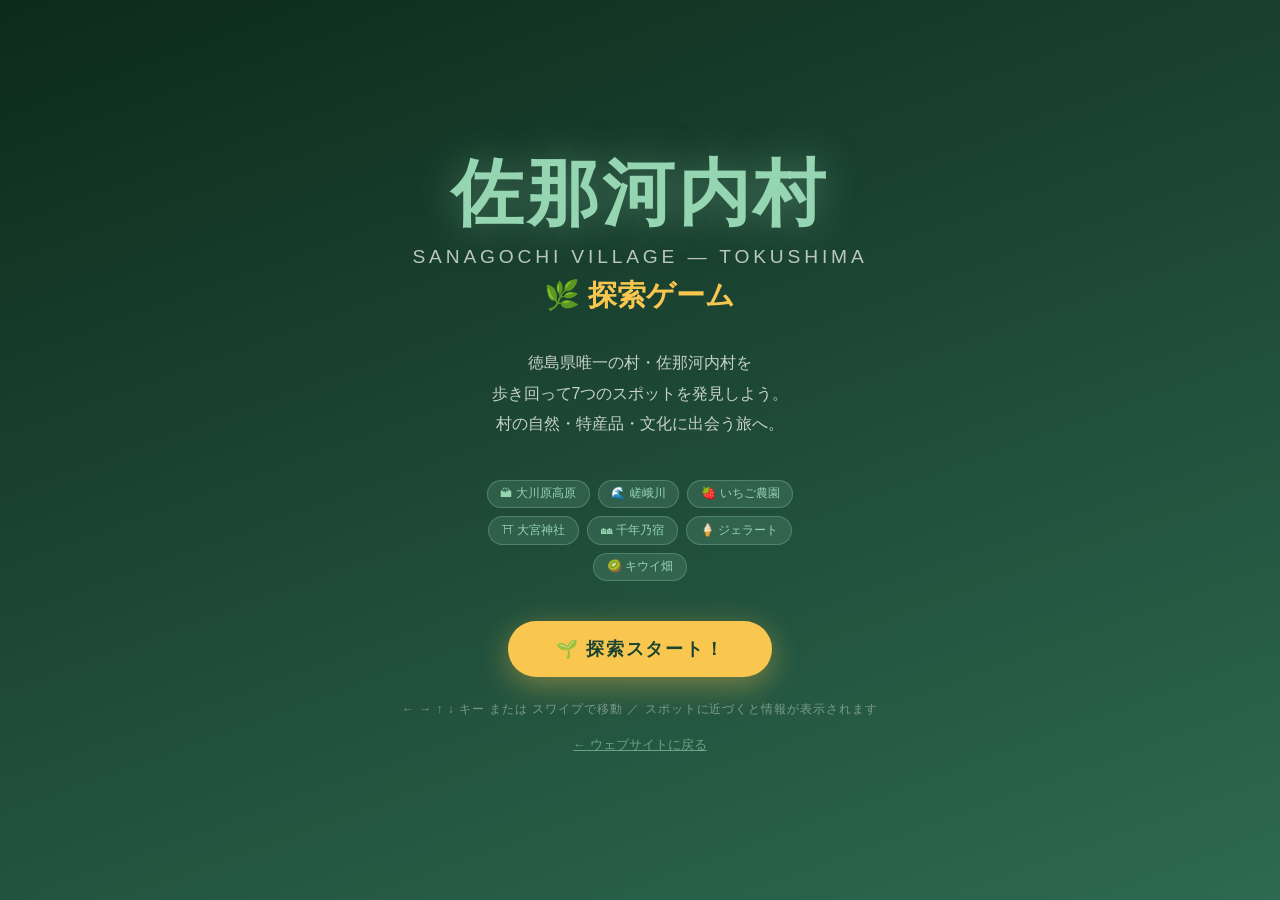
<file: game/index.html>
<!DOCTYPE html>
<html lang="ja">
<head>
  <meta charset="UTF-8">
  <meta name="viewport" content="width=device-width, initial-scale=1.0, user-scalable=no">
  <title>佐那河内村 探索ゲーム | Sanagochi Explorer</title>
  <style>
    :root {
      --green-deep: #1b4332;
      --green-mid: #2d6a4f;
      --green-bright: #40916c;
      --green-light: #52b788;
      --green-soft: #95d5b2;
      --green-pale: #d8f3dc;
    }
    * { margin: 0; padding: 0; box-sizing: border-box; }
    html, body {
      width: 100%; height: 100%;
      background: #0d1f14;
      font-family: 'Hiragino Kaku Gothic ProN', 'Noto Sans JP', 'Yu Gothic', sans-serif;
      overflow: hidden;
      touch-action: none;
    }

    /* タイトル画面 */
    #title-screen {
      position: fixed; inset: 0;
      background: linear-gradient(160deg, #0d2b1a 0%, #1b4332 40%, #2d6a4f 100%);
      display: flex; flex-direction: column;
      align-items: center; justify-content: center;
      z-index: 100;
      text-align: center;
      padding: 2rem;
    }
    .title-village {
      font-size: clamp(2.5rem, 8vw, 4.5rem);
      font-weight: 900;
      color: #95d5b2;
      letter-spacing: 0.05em;
      text-shadow: 0 0 40px rgba(149,213,178,0.4);
      margin-bottom: 0.3rem;
    }
    .title-sub {
      font-size: clamp(0.9rem, 2.5vw, 1.2rem);
      color: rgba(255,255,255,0.7);
      letter-spacing: 0.2em;
      margin-bottom: 0.5rem;
    }
    .title-game {
      font-size: clamp(1.2rem, 3vw, 1.8rem);
      font-weight: 700;
      color: #f9c74f;
      margin-bottom: 2rem;
    }
    .title-desc {
      font-size: clamp(0.82rem, 2vw, 1rem);
      color: rgba(255,255,255,0.75);
      line-height: 1.9;
      max-width: 420px;
      margin-bottom: 2.5rem;
    }
    .title-spots {
      display: flex;
      flex-wrap: wrap;
      gap: 0.5rem;
      justify-content: center;
      max-width: 400px;
      margin-bottom: 2.5rem;
    }
    .title-spot-chip {
      background: rgba(149,213,178,0.15);
      border: 1px solid rgba(149,213,178,0.3);
      color: #95d5b2;
      font-size: 0.75rem;
      padding: 0.3rem 0.8rem;
      border-radius: 100px;
    }
    #start-btn {
      background: #f9c74f;
      color: #1b4332;
      border: none;
      padding: 1rem 3rem;
      font-size: 1.1rem;
      font-weight: 800;
      border-radius: 100px;
      cursor: pointer;
      letter-spacing: 0.1em;
      box-shadow: 0 8px 30px rgba(249,199,79,0.4);
      transition: transform 0.2s, box-shadow 0.2s;
    }
    #start-btn:hover { transform: translateY(-3px) scale(1.03); box-shadow: 0 14px 40px rgba(249,199,79,0.5); }
    .title-controls {
      margin-top: 1.5rem;
      font-size: 0.75rem;
      color: rgba(255,255,255,0.4);
      letter-spacing: 0.08em;
    }
    .title-back-link {
      margin-top: 1.2rem;
      font-size: 0.8rem;
      color: rgba(149,213,178,0.6);
      cursor: pointer;
      text-decoration: underline;
      transition: color 0.2s;
    }
    .title-back-link:hover { color: #95d5b2; }

    /* ゲーム画面 */
    #game-wrap {
      position: fixed; inset: 0;
      display: none;
      flex-direction: column;
    }

    /* HUD */
    #hud {
      position: absolute;
      top: 0; left: 0; right: 0;
      z-index: 50;
      padding: 0.8rem 1rem;
      display: flex;
      align-items: center;
      justify-content: space-between;
      background: linear-gradient(180deg, rgba(13,27,20,0.85) 0%, transparent 100%);
      pointer-events: none;
    }
    #hud-title {
      font-size: 0.85rem;
      font-weight: 700;
      color: #95d5b2;
      letter-spacing: 0.1em;
    }
    #hud-progress {
      font-size: 0.8rem;
      color: rgba(255,255,255,0.8);
      font-weight: 600;
    }
    #progress-bar-wrap {
      position: absolute;
      top: 48px; left: 1rem; right: 1rem;
      height: 4px;
      background: rgba(255,255,255,0.15);
      border-radius: 2px;
      overflow: hidden;
    }
    #progress-bar {
      height: 100%;
      background: linear-gradient(90deg, #52b788, #f9c74f);
      border-radius: 2px;
      transition: width 0.5s ease;
      width: 0%;
    }

    /* ミニマップ */
    #minimap {
      position: absolute;
      top: 60px; right: 12px;
      z-index: 50;
      border-radius: 8px;
      overflow: hidden;
      box-shadow: 0 4px 16px rgba(0,0,0,0.5);
      border: 2px solid rgba(149,213,178,0.3);
    }

    /* Canvas */
    #game-canvas {
      display: block;
      width: 100%;
      height: 100%;
    }

    /* スポット情報パネル */
    #spot-panel {
      position: fixed;
      bottom: 0; left: 0; right: 0;
      z-index: 60;
      transform: translateY(100%);
      transition: transform 0.4s cubic-bezier(0.4, 0, 0.2, 1);
    }
    #spot-panel.open { transform: translateY(0); }
    #spot-panel-inner {
      background: white;
      border-radius: 20px 20px 0 0;
      padding: 1.5rem 1.5rem 2rem;
      max-width: 600px;
      margin: 0 auto;
      position: relative;
      box-shadow: 0 -8px 40px rgba(27,67,50,0.25);
    }
    #spot-panel-handle {
      width: 40px; height: 4px;
      background: #ddd;
      border-radius: 2px;
      margin: 0 auto 1.2rem;
    }
    #spot-panel-emoji { font-size: 2.5rem; margin-bottom: 0.6rem; display: block; text-align: center; }
    #spot-panel-tag {
      display: inline-block;
      background: var(--green-pale);
      color: var(--green-mid);
      font-size: 0.72rem;
      font-weight: 700;
      padding: 0.25rem 0.8rem;
      border-radius: 100px;
      letter-spacing: 0.1em;
      margin-bottom: 0.7rem;
    }
    #spot-panel-name {
      font-size: 1.4rem;
      font-weight: 900;
      color: var(--green-deep);
      margin-bottom: 0.8rem;
    }
    #spot-panel-desc {
      font-size: 0.9rem;
      line-height: 1.8;
      color: #4a7060;
      margin-bottom: 1rem;
    }
    #spot-panel-fact {
      background: var(--green-pale);
      border-left: 4px solid var(--green-bright);
      border-radius: 0 8px 8px 0;
      padding: 0.8rem 1rem;
      font-size: 0.82rem;
      color: var(--green-deep);
      line-height: 1.6;
      margin-bottom: 1.2rem;
    }
    #spot-panel-fact strong { color: var(--green-mid); }
    #spot-close {
      width: 100%;
      background: var(--green-mid);
      color: white;
      border: none;
      padding: 0.85rem;
      border-radius: 12px;
      font-size: 0.95rem;
      font-weight: 700;
      cursor: pointer;
      letter-spacing: 0.05em;
      transition: background 0.2s;
    }
    #spot-close:hover { background: var(--green-deep); }

    /* クリア画面 */
    #clear-screen {
      position: fixed; inset: 0;
      background: rgba(13,27,20,0.95);
      z-index: 200;
      display: none;
      flex-direction: column;
      align-items: center;
      justify-content: center;
      text-align: center;
      padding: 2rem;
    }
    .clear-emoji { font-size: 4rem; margin-bottom: 1rem; }
    .clear-title {
      font-size: clamp(1.8rem, 5vw, 3rem);
      font-weight: 900;
      color: #f9c74f;
      margin-bottom: 0.8rem;
      text-shadow: 0 0 30px rgba(249,199,79,0.5);
    }
    .clear-sub {
      font-size: 1rem;
      color: rgba(255,255,255,0.8);
      margin-bottom: 2rem;
      line-height: 1.7;
    }
    .clear-spots {
      display: flex;
      flex-wrap: wrap;
      gap: 0.6rem;
      justify-content: center;
      max-width: 400px;
      margin-bottom: 2rem;
    }
    .clear-spot-chip {
      background: rgba(149,213,178,0.2);
      border: 1px solid rgba(149,213,178,0.5);
      color: #95d5b2;
      font-size: 0.8rem;
      padding: 0.35rem 0.9rem;
      border-radius: 100px;
    }
    .clear-btns { display: flex; gap: 1rem; flex-wrap: wrap; justify-content: center; }
    .clear-btn {
      padding: 0.85rem 2rem;
      border-radius: 100px;
      font-size: 0.95rem;
      font-weight: 700;
      cursor: pointer;
      border: none;
      transition: transform 0.2s;
      letter-spacing: 0.05em;
    }
    .clear-btn:hover { transform: translateY(-2px); }
    .clear-btn-primary { background: #f9c74f; color: #1b4332; }
    .clear-btn-outline { background: transparent; color: #95d5b2; border: 2px solid rgba(149,213,178,0.5); }

    /* モバイル操作パッド */
    #dpad {
      position: absolute;
      bottom: 24px; left: 24px;
      z-index: 55;
      display: none;
    }
    .dpad-btn {
      position: absolute;
      width: 52px; height: 52px;
      background: rgba(255,255,255,0.18);
      border: 2px solid rgba(255,255,255,0.3);
      border-radius: 12px;
      display: flex; align-items: center; justify-content: center;
      font-size: 1.2rem;
      cursor: pointer;
      user-select: none;
      -webkit-user-select: none;
      transition: background 0.1s;
      touch-action: none;
    }
    .dpad-btn:active, .dpad-btn.pressed { background: rgba(149,213,178,0.4); }
    #dpad-up    { top: 0;   left: 56px; }
    #dpad-down  { top: 112px; left: 56px; }
    #dpad-left  { top: 56px; left: 0; }
    #dpad-right { top: 56px; left: 112px; }

    /* スポット発見トースト */
    #discover-toast {
      position: absolute;
      top: 70px; left: 50%;
      transform: translateX(-50%) translateY(-20px);
      background: rgba(27,67,50,0.92);
      color: white;
      padding: 0.7rem 1.5rem;
      border-radius: 100px;
      font-size: 0.9rem;
      font-weight: 700;
      white-space: nowrap;
      opacity: 0;
      transition: opacity 0.3s, transform 0.3s;
      z-index: 55;
      pointer-events: none;
      border: 1px solid rgba(149,213,178,0.4);
    }
    #discover-toast.show {
      opacity: 1;
      transform: translateX(-50%) translateY(0);
    }

    /* 近くにスポットがある時のヒント */
    #nearby-hint {
      position: absolute;
      bottom: 120px; left: 50%;
      transform: translateX(-50%);
      background: rgba(249,199,79,0.9);
      color: #1b4332;
      padding: 0.5rem 1.2rem;
      border-radius: 100px;
      font-size: 0.85rem;
      font-weight: 700;
      z-index: 55;
      pointer-events: none;
      opacity: 0;
      transition: opacity 0.3s;
      animation: pulse-hint 1.5s ease infinite;
    }
    #nearby-hint.show { opacity: 1; }
    @keyframes pulse-hint {
      0%, 100% { transform: translateX(-50%) scale(1); }
      50% { transform: translateX(-50%) scale(1.05); }
    }

    /* ===== バトル画面 (ドラクエ風) ===== */
    #battle-screen {
      position: fixed; inset: 0;
      z-index: 150;
      display: none;
      flex-direction: column;
      background: #0a0a1a;
      font-family: 'Hiragino Kaku Gothic ProN','Noto Sans JP','Yu Gothic',monospace;
    }
    #battle-screen.active { display: flex; }

    /* 上部：バトル背景 */
    #battle-bg {
      flex: 1;
      position: relative;
      background: linear-gradient(180deg, #0f0f2e 0%, #1a1a3a 50%, #2a2a1a 100%);
      overflow: hidden;
      display: flex;
      align-items: center;
      justify-content: center;
    }
    /* 星 */
    #battle-bg::before {
      content: '';
      position: absolute; inset: 0;
      background-image:
        radial-gradient(1px 1px at 10% 20%, white, transparent),
        radial-gradient(1px 1px at 30% 10%, white, transparent),
        radial-gradient(1px 1px at 50% 30%, white, transparent),
        radial-gradient(1.5px 1.5px at 70% 15%, white, transparent),
        radial-gradient(1px 1px at 90% 25%, white, transparent),
        radial-gradient(1px 1px at 20% 40%, rgba(255,255,255,0.6), transparent),
        radial-gradient(1px 1px at 60% 5%, rgba(255,255,255,0.8), transparent),
        radial-gradient(1.5px 1.5px at 85% 40%, white, transparent);
      opacity: 0.6;
    }
    /* 地面ライン */
    #battle-bg::after {
      content: '';
      position: absolute;
      bottom: 0; left: 0; right: 0;
      height: 35%;
      background: linear-gradient(180deg, transparent 0%, #1a3020 60%, #0f2010 100%);
    }

    /* 敵エリア */
    #battle-enemy-area {
      position: relative;
      z-index: 1;
      display: flex;
      flex-direction: column;
      align-items: center;
      gap: 0.8rem;
    }
    #battle-enemy-sprite {
      font-size: clamp(4rem, 15vw, 7rem);
      filter: drop-shadow(0 0 20px rgba(255,200,100,0.3));
      animation: enemy-float 2s ease-in-out infinite;
      position: relative;
    }
    @keyframes enemy-float {
      0%, 100% { transform: translateY(0); }
      50% { transform: translateY(-10px); }
    }
    #battle-enemy-sprite.shake {
      animation: enemy-shake 0.4s ease;
    }
    @keyframes enemy-shake {
      0%,100% { transform: translateX(0); }
      20% { transform: translateX(-12px); }
      40% { transform: translateX(12px); }
      60% { transform: translateX(-8px); }
      80% { transform: translateX(8px); }
    }
    #battle-enemy-sprite.dead {
      animation: enemy-die 0.6s ease forwards;
    }
    @keyframes enemy-die {
      0% { transform: scale(1); opacity: 1; }
      50% { transform: scale(1.2) rotate(10deg); filter: brightness(3) sepia(1) hue-rotate(30deg); }
      100% { transform: scale(0) rotate(20deg); opacity: 0; }
    }
    #battle-enemy-name {
      font-size: clamp(0.8rem, 2.5vw, 1rem);
      font-weight: 700;
      color: #f0e0a0;
      letter-spacing: 0.1em;
    }
    #battle-enemy-hp-bar-wrap {
      width: min(240px, 60vw);
      height: 12px;
      background: #333;
      border-radius: 6px;
      overflow: hidden;
      border: 1px solid #555;
    }
    #battle-enemy-hp-bar {
      height: 100%;
      background: linear-gradient(90deg, #e63946, #f4a261);
      border-radius: 6px;
      transition: width 0.4s ease;
    }
    #battle-enemy-hp-text {
      font-size: 0.75rem;
      color: #ccc;
      letter-spacing: 0.05em;
    }

    /* 下部：UIエリア */
    #battle-ui {
      background: #0d0d20;
      border-top: 2px solid #3a3a5a;
      display: flex;
      flex-direction: column;
      padding: 0;
      flex-shrink: 0;
    }

    /* メッセージウィンドウ */
    #battle-msg-win {
      border-bottom: 2px solid #3a3a5a;
      padding: 0.8rem 1.2rem;
      min-height: 64px;
      display: flex;
      align-items: center;
    }
    #battle-msg {
      font-size: clamp(0.85rem, 2.5vw, 1rem);
      color: #f0e8c0;
      line-height: 1.6;
      letter-spacing: 0.05em;
      white-space: pre-wrap;
    }
    #battle-cursor {
      display: inline-block;
      color: #f9c74f;
      animation: blink 0.8s step-end infinite;
      margin-left: 2px;
    }
    @keyframes blink { 0%,100%{opacity:1} 50%{opacity:0} }

    /* コマンド＋プレイヤーステータス */
    #battle-bottom {
      display: flex;
      gap: 0;
    }

    /* コマンドウィンドウ */
    #battle-cmd-win {
      flex: 1;
      border-right: 2px solid #3a3a5a;
      padding: 0.8rem 1rem;
      display: grid;
      grid-template-columns: 1fr 1fr;
      gap: 0.5rem;
    }
    .battle-cmd {
      background: #1a1a30;
      border: 2px solid #4a4a6a;
      border-radius: 8px;
      color: #f0e8c0;
      font-size: clamp(0.8rem, 2.5vw, 0.95rem);
      font-weight: 700;
      padding: 0.6rem 0.5rem;
      cursor: pointer;
      letter-spacing: 0.05em;
      text-align: center;
      transition: background 0.15s, border-color 0.15s, transform 0.1s;
      display: flex;
      align-items: center;
      justify-content: center;
      gap: 0.3rem;
      font-family: inherit;
    }
    .battle-cmd:hover:not(:disabled) {
      background: #2a2a4a;
      border-color: #f9c74f;
      transform: scale(1.03);
    }
    .battle-cmd:disabled { opacity: 0.35; cursor: default; }
    .battle-cmd.selected { background: #2a2a4a; border-color: #f9c74f; }
    #battle-cmd-win.hidden, #battle-spell-win.hidden { display: none; }

    /* 呪文サブメニュー */
    #battle-spell-win {
      flex: 1;
      border-right: 2px solid #3a3a5a;
      padding: 0.8rem 1rem;
      display: flex;
      flex-direction: column;
      gap: 0.5rem;
    }
    .battle-spell {
      background: #1a1a30;
      border: 2px solid #4a4a6a;
      border-radius: 8px;
      color: #a0d0ff;
      font-size: clamp(0.78rem, 2vw, 0.9rem);
      font-weight: 700;
      padding: 0.55rem 0.8rem;
      cursor: pointer;
      letter-spacing: 0.05em;
      transition: background 0.15s, transform 0.1s;
      display: flex;
      justify-content: space-between;
      align-items: center;
      font-family: inherit;
    }
    .battle-spell:hover:not(:disabled) { background: #2a2a4a; transform: scale(1.02); }
    .battle-spell:disabled { opacity: 0.35; cursor: default; }
    .battle-spell .mp-cost { font-size: 0.7rem; color: #80aadd; }
    #battle-spell-back {
      background: #1a1a30;
      border: 2px solid #5a5a5a;
      border-radius: 8px;
      color: #aaa;
      font-size: 0.8rem;
      padding: 0.4rem 0.8rem;
      cursor: pointer;
      font-family: inherit;
    }
    #battle-spell-back:hover { background: #222; }

    /* プレイヤーステータス */
    #battle-player-stat {
      width: min(180px, 40vw);
      padding: 0.8rem 1rem;
      display: flex;
      flex-direction: column;
      gap: 0.5rem;
      justify-content: center;
    }
    #battle-player-name {
      font-size: 0.85rem;
      font-weight: 700;
      color: #f0e8c0;
      letter-spacing: 0.08em;
      margin-bottom: 0.2rem;
    }
    .stat-row { display: flex; align-items: center; gap: 0.5rem; }
    .stat-label {
      font-size: 0.72rem;
      font-weight: 700;
      color: #f9c74f;
      width: 22px;
      letter-spacing: 0.05em;
    }
    .stat-bar-wrap {
      flex: 1;
      height: 8px;
      background: #333;
      border-radius: 4px;
      overflow: hidden;
    }
    #player-hp-bar {
      height: 100%;
      background: linear-gradient(90deg, #52b788, #95d5b2);
      border-radius: 4px;
      transition: width 0.4s ease;
    }
    #player-mp-bar {
      height: 100%;
      background: linear-gradient(90deg, #4a90d9, #74c0e8);
      border-radius: 4px;
      transition: width 0.4s ease;
    }
    .stat-val {
      font-size: 0.7rem;
      color: #ccc;
      white-space: nowrap;
      min-width: 36px;
      text-align: right;
    }

    /* バトル開始フラッシュ */
    @keyframes battle-flash {
      0% { opacity: 0; }
      30% { opacity: 1; }
      70% { opacity: 1; }
      100% { opacity: 0; }
    }
    #battle-flash {
      position: fixed; inset: 0;
      background: white;
      z-index: 300;
      pointer-events: none;
      opacity: 0;
    }
    #battle-flash.flash { animation: battle-flash 0.5s ease forwards; }

    /* パーティメンバーブロック */
    .party-member-block {
      padding: 0.3rem 0;
      border-bottom: 1px solid rgba(255,255,255,0.08);
    }
    .party-member-block:last-child { border-bottom: none; }
    .party-name {
      font-size: 0.72rem;
      font-weight: 700;
      color: #f0e8c0;
      margin-bottom: 0.25rem;
      letter-spacing: 0.04em;
    }
    .party-name.ko { color: #666; text-decoration: line-through; }
    #battle-player-stat {
      width: min(190px, 42vw);
      padding: 0.6rem 0.8rem;
      display: flex;
      flex-direction: column;
      gap: 0.2rem;
      justify-content: center;
      overflow-y: auto;
    }

    /* HUD HP/MP */
    #hud-stats {
      display: flex;
      gap: 1rem;
      align-items: center;
    }
    .hud-stat {
      display: flex;
      align-items: center;
      gap: 0.35rem;
      font-size: 0.75rem;
      color: rgba(255,255,255,0.9);
      font-weight: 600;
    }
    .hud-stat-label { color: #f9c74f; letter-spacing: 0.05em; }
    .hud-stat-val { color: #95d5b2; }
  </style>
</head>
<body>

<!-- タイトル画面 -->
<div id="title-screen">
  <div class="title-village">佐那河内村</div>
  <div class="title-sub">SANAGOCHI VILLAGE — TOKUSHIMA</div>
  <div class="title-game">🌿 探索ゲーム</div>
  <p class="title-desc">
    徳島県唯一の村・佐那河内村を<br>
    歩き回って7つのスポットを発見しよう。<br>
    村の自然・特産品・文化に出会う旅へ。
  </p>
  <div class="title-spots">
    <span class="title-spot-chip">🏔 大川原高原</span>
    <span class="title-spot-chip">🌊 嵯峨川</span>
    <span class="title-spot-chip">🍓 いちご農園</span>
    <span class="title-spot-chip">⛩ 大宮神社</span>
    <span class="title-spot-chip">🏘 千年乃宿</span>
    <span class="title-spot-chip">🍦 ジェラート</span>
    <span class="title-spot-chip">🥝 キウイ畑</span>
  </div>
  <button id="start-btn">🌱 探索スタート！</button>
  <div class="title-controls">← → ↑ ↓ キー または スワイプで移動 ／ スポットに近づくと情報が表示されます</div>
  <a class="title-back-link" onclick="window.location='../website/index.html'">← ウェブサイトに戻る</a>
</div>

<!-- ゲーム本体 -->
<div id="game-wrap">
  <div id="hud">
    <div id="hud-title">🌿 佐那河内村を探索中</div>
    <div id="hud-stats">
      <div class="hud-stat"><span class="hud-stat-label">HP</span><span class="hud-stat-val" id="hud-hp">30/30</span></div>
      <div class="hud-stat"><span class="hud-stat-label">MP</span><span class="hud-stat-val" id="hud-mp">15/15</span></div>
    </div>
    <div id="hud-progress">発見: <span id="found-count">0</span> / 7</div>
  </div>
  <div id="progress-bar-wrap"><div id="progress-bar"></div></div>
  <canvas id="minimap" width="100" height="100"></canvas>
  <canvas id="game-canvas"></canvas>

  <!-- Dパッド（モバイル） -->
  <div id="dpad">
    <div class="dpad-btn" id="dpad-up">↑</div>
    <div class="dpad-btn" id="dpad-down">↓</div>
    <div class="dpad-btn" id="dpad-left">←</div>
    <div class="dpad-btn" id="dpad-right">→</div>
  </div>

  <!-- 近くのスポットヒント -->
  <div id="nearby-hint">🔍 Enterキー / タップで詳細を見る</div>

  <!-- 発見トースト -->
  <div id="discover-toast"></div>
</div>

<!-- スポット情報パネル -->
<div id="spot-panel">
  <div id="spot-panel-inner">
    <div id="spot-panel-handle"></div>
    <span id="spot-panel-emoji"></span>
    <div id="spot-panel-tag"></div>
    <div id="spot-panel-name"></div>
    <div id="spot-panel-desc"></div>
    <div id="spot-panel-fact"></div>
    <button id="spot-close">✓ 続きを探索する</button>
  </div>
</div>

<!-- バトルフラッシュ演出 -->
<div id="battle-flash"></div>

<!-- バトル画面（ドラクエ風） -->
<div id="battle-screen">
  <!-- 上部：敵グラフィックエリア -->
  <div id="battle-bg">
    <div id="battle-enemy-area">
      <div id="battle-enemy-sprite">👾</div>
      <div id="battle-enemy-name">モンスター</div>
      <div id="battle-enemy-hp-bar-wrap">
        <div id="battle-enemy-hp-bar" style="width:100%"></div>
      </div>
      <div id="battle-enemy-hp-text">HP 20 / 20</div>
    </div>
  </div>
  <!-- 下部：UI -->
  <div id="battle-ui">
    <!-- メッセージウィンドウ -->
    <div id="battle-msg-win">
      <span id="battle-msg"></span><span id="battle-cursor">▼</span>
    </div>
    <!-- コマンド＋ステータス -->
    <div id="battle-bottom">
      <!-- コマンドウィンドウ -->
      <div id="battle-cmd-win">
        <button class="battle-cmd" id="cmd-attack">⚔ こうげき</button>
        <button class="battle-cmd" id="cmd-spell">✨ じゅもん</button>
        <button class="battle-cmd" id="cmd-run">💨 にげる</button>
        <button class="battle-cmd" id="cmd-info" disabled>📖 みる</button>
      </div>
      <!-- 呪文サブメニュー -->
      <div id="battle-spell-win" class="hidden">
        <button class="battle-spell" id="spell-fire">🔥 ほのお <span class="mp-cost">MP6</span></button>
        <button class="battle-spell" id="spell-heal">💚 かいふく <span class="mp-cost">MP4</span></button>
        <button id="battle-spell-back">← もどる</button>
      </div>
      <!-- パーティステータス -->
      <div id="battle-player-stat">
        <!-- たびびと -->
        <div class="party-member-block">
          <div class="party-name" id="hero-name-label">🧑 たびびと</div>
          <div class="stat-row">
            <span class="stat-label">HP</span>
            <div class="stat-bar-wrap"><div id="player-hp-bar"></div></div>
            <span class="stat-val" id="player-hp-text">30/30</span>
          </div>
          <div class="stat-row">
            <span class="stat-label">MP</span>
            <div class="stat-bar-wrap"><div id="player-mp-bar"></div></div>
            <span class="stat-val" id="player-mp-text">15/15</span>
          </div>
        </div>
        <!-- スダリン -->
        <div class="party-member-block">
          <div class="party-name" id="c1-name-label">🍋 スダリン</div>
          <div class="stat-row">
            <span class="stat-label">HP</span>
            <div class="stat-bar-wrap"><div id="c1-hp-bar" style="background:linear-gradient(90deg,#7ac943,#b5e678)"></div></div>
            <span class="stat-val" id="c1-hp-text">20/20</span>
          </div>
        </div>
        <!-- じろうじい -->
        <div class="party-member-block">
          <div class="party-name" id="c2-name-label">👴 じろうじい</div>
          <div class="stat-row">
            <span class="stat-label">HP</span>
            <div class="stat-bar-wrap"><div id="c2-hp-bar" style="background:linear-gradient(90deg,#f4a261,#ffd166)"></div></div>
            <span class="stat-val" id="c2-hp-text">25/25</span>
          </div>
        </div>
      </div>
    </div>
  </div>
</div>

<!-- クリア画面 -->
<div id="clear-screen">
  <div class="clear-emoji">🎉</div>
  <div class="clear-title">探索完了！</div>
  <p class="clear-sub">
    佐那河内村の7つのスポットをすべて発見しました！<br>
    豊かな自然と温かいコミュニティが息づく<br>
    この村に、ぜひ実際に訪れてみてください。
  </p>
  <div class="clear-spots" id="clear-spots-list"></div>
  <div class="clear-btns">
    <button class="clear-btn clear-btn-primary" onclick="restartGame()">🔄 もう一度遊ぶ</button>
    <button class="clear-btn clear-btn-outline" onclick="window.location='../website/index.html'">🌿 サイトへ戻る</button>
  </div>
</div>

<script>
// ===================================
// 佐那河内村 探索ゲーム
// ===================================

// ----- スポットデータ -----
// スポット位置は実際の佐那河内村の地理関係を反映:
// 北に大川原高原、村中央に神社・ジェラート、川（嵯峨川）が東西を分断、
// 川の南に河川プール、南西にキウイ畑
const SPOTS = [
  {
    id: 'okawara',
    name: '大川原高原',
    emoji: '🏔',
    tag: '標高1,020m 絶景スポット',
    season: '6月〜7月',
    desc: '徳島平野を一望できる標高1,020mの高原。初夏には約3万本の紫陽花が一面に咲き誇り、15基の風力発電風車がゆっくりと回る圧巻の絶景が広がります。',
    fact: '<strong>📊 知ってた？</strong> 晴れた日は淡路島まで見渡せます。夏には天体望遠鏡を使った星空観測会も開催され、光害の少ない山頂で満天の星が楽しめます。',
    color: '#52b788',
    mapX: 0.73, mapY: 0.14,
    tileX: 29, tileY: 5,   // 北東の山頂（山道の終点）
  },
  {
    id: 'sagagawa',
    name: '嵯峨川 河川プール',
    emoji: '🌊',
    tag: '清流 夏季限定',
    season: '7月〜8月',
    desc: '村を流れる嵯峨川の清流を利用した天然の河川プール。山から湧き出る透明な水は夏でも冷たく、子供から大人まで地元の人々に長く愛されている遊泳スポットです。',
    fact: '<strong>🏊 地元の夏！</strong> 佐那河内小中学校の指定水泳場として使われており、子供たちが毎年ここで夏を過ごします。村の豊かな水資源を実感できる場所。',
    color: '#74c0e8',
    mapX: 0.36, mapY: 0.73,
    tileX: 14, tileY: 27,  // 橋を渡った直南（川沿い）
  },
  {
    id: 'ichigo',
    name: 'さくらももいちご農園',
    emoji: '🍓',
    tag: '幻の高級いちご',
    season: '1月〜4月',
    desc: '村内約20軒の限定農家のみが栽培を許された「さくらももいちご」の農園。1年以上かけて丁寧に育てられる「爽やかで上品な甘み」は全国トップクラスの評価を受けています。',
    fact: '<strong>💰 驚きの価値！</strong> 初競りでは1箱10万円を超える値がつくこともある「幻のいちご」。1992年生まれのブランドが2008年に「さくらもも」として進化しました。',
    color: '#e63946',
    mapX: 0.71, mapY: 0.44,
    tileX: 28, tileY: 16,  // 中央右の畑地帯（村中部）
  },
  {
    id: 'shrine',
    name: '大宮神社',
    emoji: '⛩',
    tag: '村の総氏神 例大祭',
    season: '10月第3日曜',
    desc: '佐那河内村の総氏神として古くから崇敬される神社。毎年10月第3日曜日には例大祭が開催され、伝統の「神楽（かぐら）」が厳かに奉納されます。村人の心の拠りどころ。',
    fact: '<strong>🎭 伝統の神楽！</strong> 1,000年以上続く「常会」文化と並び、大宮神社の例大祭は村のアイデンティティの核。神楽は地域の若者が受け継ぐ大切な無形文化財です。',
    color: '#c0392b',
    mapX: 0.24, mapY: 0.53,
    tileX: 9, tileY: 19,   // 村中央横道沿い左（神社前）
  },
  {
    id: 'inn',
    name: '千年乃宿 旧高木邸',
    emoji: '🏘',
    tag: '江戸時代古民家 一棟貸し',
    season: '通年',
    desc: '江戸時代に建てられた古民家を丸ごと一棟貸し切りで楽しめる高級宿。重厚な梁と障子が醸し出す日本の原風景の中で、非日常の時間が過ごせます。',
    fact: '<strong>🌟 特別な体験！</strong> 古民家に泊まることで、村の暮らしや文化を肌で感じることができます。SANAGOCHILL プロジェクトの一環として、古民家の保存・活用が進んでいます。',
    color: '#a0735a',
    mapX: 0.20, mapY: 0.30,
    tileX: 7, tileY: 11,   // 北西部（上部横道の南・草地）
  },
  {
    id: 'gelato',
    name: '新家（にや）ジェラート',
    emoji: '🍦',
    tag: '地域交流拠点 特産品ジェラート',
    season: '通年',
    desc: '地域交流拠点「新家（にや）」に隣接するジェラートショップ。さくらももいちご・すだち・達磨キウイなど村の特産品をふんだんに使ったオリジナルジェラートが味わえます。',
    fact: '<strong>🍋 すだち味が絶品！</strong> 村の木にも指定されているすだちを使ったジェラートは清涼感抜群。2021年4月オープン以来、村を訪れた人の定番土産になっています。',
    color: '#f9c74f',
    mapX: 0.51, mapY: 0.53,
    tileX: 20, tileY: 19,  // 村中央横道沿い中央（神社と同じ横道）
  },
  {
    id: 'kiwi',
    name: '達磨キウイ畑',
    emoji: '🥝',
    tag: '糖度14〜17度 ブランドキウイ',
    season: '秋〜冬',
    desc: 'だるまのような丸い形が可愛らしい「達磨キウイ」の農園。糖度14〜17度という驚きの甘さのキウイは贈り物として人気が高く、オーナー制度で都市部の人々と農家がつながっています。',
    fact: '<strong>🔗 都市と農村の絆！</strong> キウイのオーナー制度では、都市に住む人が自分のキウイの木を「所有」して収穫体験ができます。関係人口創出の先進モデルとして注目されています。',
    color: '#52b788',
    mapX: 0.23, mapY: 0.82,
    tileX: 9, tileY: 31,   // 川の南・南西部の畑地帯
  }
];

// ----- ゲーム定数 -----
const TILE  = 32;      // タイルサイズ（ピクセル）
const MAP_W = 40;      // マップ幅（タイル数）
const MAP_H = 38;      // マップ高さ
const PLAYER_SPEED = 2.8;
const SPOT_RADIUS  = 2.5; // スポット検知半径（タイル）

// ----- マップデータ -----
// 0=草地, 1=山/木(壁), 2=川(通行不可), 3=道/橋, 4=建物, 5=畑, 6=深緑の木
// 地理：北に大川原高原(山道でアクセス)、村中央に神社・ジェラート、
//       嵯峨川が東西を分断(橋:x=14,x=25)、川南に河川プール、南西にキウイ畑
const MAP = [
  // y=0  北端の山
  [1,1,1,1,1,1,1,1,1,1,1,1,1,1,1,1,1,1,1,1,1,1,1,1,1,1,1,1,1,1,1,1,1,1,1,1,1,1,1,1],
  // y=1
  [1,1,1,1,1,1,1,1,1,1,1,1,1,1,1,1,1,1,1,1,1,1,1,1,1,1,1,1,1,1,1,1,1,1,1,1,1,1,1,1],
  // y=2  北東へ山道が伸びる(x=29)
  [1,1,1,1,1,1,1,1,1,1,1,1,1,1,1,1,1,1,1,1,1,1,1,1,1,1,1,1,1,3,1,1,1,1,1,1,1,1,1,1],
  // y=3
  [1,1,1,1,1,1,1,1,1,1,1,1,1,1,1,1,1,1,1,1,1,1,1,1,1,1,1,1,0,3,0,0,1,1,1,1,1,1,1,1],
  // y=4  大川原高原エリア入口
  [1,1,1,1,1,1,1,1,1,1,1,1,1,1,1,1,1,1,1,1,1,1,1,1,1,1,1,0,0,3,0,0,0,1,1,1,1,1,1,1],
  // y=5  ★大川原高原(x=29,y=5) 山頂・あじさい・風車
  [1,1,1,1,1,1,1,1,1,1,1,1,1,1,1,1,1,1,1,1,1,1,1,1,1,1,0,0,0,3,0,0,0,1,1,1,1,1,1,1],
  // y=6  山道が南に下る(x=25へ向かう)
  [1,1,1,1,1,1,1,1,1,1,1,1,1,1,1,1,1,1,1,1,1,1,1,1,1,3,3,3,3,3,0,0,0,1,1,1,1,1,1,1],
  // y=7
  [1,1,1,1,1,1,1,1,1,1,1,1,1,1,1,1,1,1,1,1,1,1,1,1,1,3,0,0,0,0,0,0,0,1,1,1,1,1,1,1],
  // y=8  上部横道(x=4〜25)
  [1,1,0,0,3,3,3,3,3,3,3,3,3,3,3,3,3,3,3,3,3,3,3,3,3,3,0,0,0,0,0,0,0,0,1,1,1,1,1,1],
  // y=9
  [1,1,0,0,0,0,0,0,0,0,0,0,0,0,3,0,0,0,0,0,0,0,0,0,0,3,0,0,0,0,0,0,0,0,1,1,1,1,1,1],
  // y=10
  [1,1,0,0,6,0,0,0,0,0,0,0,0,0,3,0,0,0,0,0,6,6,0,0,0,3,0,0,0,5,5,5,0,0,1,1,1,1,1,1],
  // y=11  ★千年乃宿(x=7,y=11) 北西の草地、隣に古民家(4)
  [1,1,0,0,6,0,0,0,4,4,0,0,0,0,3,0,0,0,0,0,6,6,0,0,0,3,0,0,0,5,5,5,0,0,1,1,1,1,1,1],
  // y=12
  [1,1,0,0,0,0,0,0,4,4,0,0,0,0,3,0,0,0,0,0,0,0,0,0,0,3,0,0,0,5,5,5,0,0,1,1,1,1,1,1],
  // y=13
  [1,1,0,0,0,0,0,0,0,0,0,0,6,0,3,0,0,0,0,0,0,0,0,0,0,3,0,0,0,0,0,0,0,0,1,1,1,1,1,1],
  // y=14
  [1,1,0,0,0,0,0,0,0,0,0,0,6,0,3,0,0,0,0,0,0,0,0,0,0,3,0,0,0,0,0,0,0,0,1,1,1,1,1,1],
  // y=15  中部横道(x=4〜30)
  [1,1,0,0,3,3,3,3,3,3,3,3,3,3,3,3,3,3,3,3,3,3,3,3,3,3,3,3,3,3,3,0,0,0,1,1,1,1,1,1],
  // y=16  ★いちご農園(x=28) 中央右の畑地帯
  [1,1,0,0,3,0,0,0,0,0,0,0,0,0,3,0,0,0,0,0,0,0,0,0,0,3,0,0,5,5,5,5,0,0,1,1,1,1,1,1],
  // y=17
  [1,1,0,0,3,0,0,0,0,0,0,0,0,0,3,0,0,0,0,0,0,0,0,0,0,3,0,0,5,5,5,5,0,0,1,1,1,1,1,1],
  // y=18
  [1,1,0,0,3,0,0,0,6,0,0,0,0,0,3,0,0,0,0,0,0,0,0,0,0,3,0,0,0,0,0,0,0,0,1,1,1,1,1,1],
  // y=19  中央横道(x=4〜29) ★大宮神社(x=9) ★新家ジェラート(x=20)
  [1,1,0,0,3,3,3,3,3,3,3,3,3,3,3,3,3,3,3,3,3,3,3,3,3,3,3,3,3,3,0,0,0,0,1,1,1,1,1,1],
  // y=20  神社建物(x=9-10)・ジェラート店(x=20-21)
  [1,1,0,0,3,0,0,0,0,4,4,0,0,0,3,0,0,0,0,0,4,4,0,0,0,3,0,0,0,0,0,0,0,0,1,1,1,1,1,1],
  // y=21
  [1,1,0,0,3,0,0,0,0,4,4,0,0,0,3,0,0,0,0,0,4,4,0,0,0,3,0,0,0,0,0,0,0,0,1,1,1,1,1,1],
  // y=22
  [1,1,0,0,3,0,0,0,0,0,0,0,6,0,3,0,0,0,0,0,0,0,0,0,0,3,0,0,0,0,6,0,0,0,1,1,1,1,1,1],
  // y=23
  [1,1,0,0,3,0,0,0,0,0,0,0,6,0,3,0,0,0,0,0,0,0,0,0,0,3,0,0,0,0,6,0,0,0,1,1,1,1,1,1],
  // y=24  嵯峨川(川=2)  ※橋:x=14とx=25はtype=3(道)
  [1,1,2,2,2,2,2,2,2,2,2,2,2,2,3,2,2,2,2,2,2,2,2,2,2,3,2,2,2,2,2,2,2,2,2,2,1,1,1,1],
  // y=25  嵯峨川(川=2)
  [1,1,2,2,2,2,2,2,2,2,2,2,2,2,3,2,2,2,2,2,2,2,2,2,2,3,2,2,2,2,2,2,2,2,2,2,1,1,1,1],
  // y=26  川の南岸
  [1,1,0,0,0,0,0,0,0,0,0,0,0,0,3,0,0,0,0,0,0,0,0,0,0,3,0,0,0,0,0,0,0,0,1,1,1,1,1,1],
  // y=27  ★嵯峨川河川プール(x=14) 橋を渡った直南
  [1,1,0,0,0,0,0,0,0,0,0,0,0,0,3,0,4,4,0,0,0,0,0,0,0,3,0,0,0,0,0,0,0,0,1,1,1,1,1,1],
  // y=28  南部横道(x=4〜29)
  [1,1,0,0,3,3,3,3,3,3,3,3,3,3,3,3,3,3,3,3,3,3,3,3,3,3,3,3,3,3,0,0,0,0,1,1,1,1,1,1],
  // y=29
  [1,1,0,0,3,0,0,0,0,0,0,0,0,0,3,0,0,0,0,0,0,0,0,0,0,3,0,0,0,0,0,0,0,0,1,1,1,1,1,1],
  // y=30
  [1,1,0,0,3,0,0,0,0,0,0,0,0,0,3,0,0,0,0,0,6,6,0,0,0,3,0,0,0,0,0,0,0,0,1,1,1,1,1,1],
  // y=31  ★達磨キウイ畑(x=9) 南西の畑
  [1,1,0,0,3,0,0,0,5,5,5,5,0,0,3,0,0,0,0,0,6,6,0,0,0,3,0,0,0,0,5,5,0,0,1,1,1,1,1,1],
  // y=32
  [1,1,0,0,3,0,0,0,5,5,5,5,0,0,3,0,0,0,0,0,0,0,0,0,0,3,0,0,0,0,5,5,0,0,1,1,1,1,1,1],
  // y=33
  [1,1,0,0,3,0,0,0,5,5,5,5,0,0,3,0,0,0,0,0,0,0,0,0,0,3,0,0,0,0,0,0,0,0,1,1,1,1,1,1],
  // y=34
  [1,1,0,0,0,0,0,0,0,0,0,0,0,0,3,0,0,0,0,0,0,0,0,0,0,0,0,0,0,0,0,0,0,0,1,1,1,1,1,1],
  // y=35
  [1,1,1,0,0,0,0,0,0,0,0,0,0,0,0,0,0,0,0,0,0,0,0,0,0,0,0,0,0,0,0,0,0,0,1,1,1,1,1,1],
  // y=36
  [1,1,1,1,0,0,0,0,0,0,0,0,0,0,0,0,0,0,0,0,0,0,0,0,0,0,0,0,0,0,0,0,0,0,1,1,1,1,1,1],
  // y=37  南端の山
  [1,1,1,1,1,1,1,1,1,1,1,1,1,1,1,1,1,1,1,1,1,1,1,1,1,1,1,1,1,1,1,1,1,1,1,1,1,1,1,1],
];

// ----- ゲーム状態 -----
let state = {
  player: { x: 14.5, y: 16, dir: 'down', frame: 0, frameTimer: 0 },
  camera: { x: 0, y: 0 },
  keys: {},
  dpad: { up:false, down:false, left:false, right:false },
  foundSpots: new Set(),
  nearbySpot: null,
  panelOpen: false,
  gameStarted: false,
  animFrame: null,
  particles: [],
};

// ----- Canvas & Context -----
const canvas = document.getElementById('game-canvas');
const ctx    = canvas.getContext('2d');
const miniCanvas = document.getElementById('minimap');
const miniCtx    = miniCanvas.getContext('2d');

// ----- リサイズ -----
function resize() {
  canvas.width  = window.innerWidth;
  canvas.height = window.innerHeight;
  // モバイル判定
  const isMobile = window.innerWidth < 700 || 'ontouchstart' in window;
  document.getElementById('dpad').style.display = isMobile ? 'block' : 'none';
}
window.addEventListener('resize', resize);
resize();

// ----- 色パレット -----
const TILE_COLORS = {
  0: '#5a8f5a',  // 草地
  1: '#2a5a3a',  // 山/木 (壁)
  2: '#4aa5cc',  // 川
  3: '#c4a46a',  // 道
  4: '#a87850',  // 建物
  5: '#7ab870',  // 畑
  6: '#1e5030',  // 深緑の木
};
const TILE_PATTERNS = {
  0: (x, y) => { // 草地のランダムな明暗
    const r = ((x * 7 + y * 13) % 5);
    if (r === 0) return '#4a7f4a';
    if (r === 1) return '#65a065';
    return '#5a8f5a';
  },
  1: () => '#1e4228',
  2: (x, y) => ((x + y) % 2 === 0) ? '#5ab5d5' : '#42a0c8',
  3: () => '#c4a46a',
  4: () => '#8a6848',
  5: (x, y) => ((x + y) % 2 === 0) ? '#7ab870' : '#8ac880',
  6: () => '#163a20',
};

// ----- 描画: タイル -----
function drawTile(tx, ty) {
  const type = MAP[ty]?.[tx] ?? 1;
  const sx = tx * TILE - state.camera.x;
  const sy = ty * TILE - state.camera.y;

  if (sx < -TILE || sx > canvas.width  + TILE) return;
  if (sy < -TILE || sy > canvas.height + TILE) return;

  const colorFn = TILE_PATTERNS[type] || (() => '#5a8f5a');
  ctx.fillStyle = colorFn(tx, ty);
  ctx.fillRect(sx, sy, TILE, TILE);

  // タイル種別の装飾
  if (type === 1) {
    // 山/木: 三角形の木
    ctx.fillStyle = '#0f2e1a';
    ctx.beginPath();
    ctx.moveTo(sx + TILE/2, sy + 4);
    ctx.lineTo(sx + TILE - 4, sy + TILE - 4);
    ctx.lineTo(sx + 4, sy + TILE - 4);
    ctx.closePath();
    ctx.fill();
    ctx.fillStyle = '#0a2010';
    ctx.fillRect(sx + TILE/2 - 3, sy + TILE - 8, 6, 8);
  } else if (type === 6) {
    // 深緑の木（丸い木）
    ctx.fillStyle = '#0d3018';
    ctx.beginPath();
    ctx.arc(sx + TILE/2, sy + TILE/2 - 2, TILE/2 - 4, 0, Math.PI*2);
    ctx.fill();
    ctx.fillStyle = '#1a4a28';
    ctx.beginPath();
    ctx.arc(sx + TILE/2 - 3, sy + TILE/2 - 4, TILE/2 - 8, 0, Math.PI*2);
    ctx.fill();
    ctx.fillStyle = '#0a2515';
    ctx.fillRect(sx + TILE/2 - 2, sy + TILE - 6, 4, 6);
  } else if (type === 4) {
    // 建物の窓
    ctx.fillStyle = 'rgba(255,240,200,0.6)';
    ctx.fillRect(sx + 4, sy + 4, 8, 8);
    ctx.fillRect(sx + TILE - 12, sy + 4, 8, 8);
    ctx.fillStyle = 'rgba(100,70,40,0.8)';
    ctx.fillRect(sx + TILE/2 - 4, sy + TILE - 12, 8, 12);
  } else if (type === 5) {
    // 畑のライン
    ctx.strokeStyle = 'rgba(60,120,60,0.4)';
    ctx.lineWidth = 1;
    for (let i = 0; i < 3; i++) {
      ctx.beginPath();
      ctx.moveTo(sx + 3, sy + 8 + i * 10);
      ctx.lineTo(sx + TILE - 3, sy + 8 + i * 10);
      ctx.stroke();
    }
  } else if (type === 3) {
    // 道のライン
    ctx.strokeStyle = 'rgba(180,160,100,0.4)';
    ctx.lineWidth = 1;
    ctx.beginPath();
    ctx.moveTo(sx, sy + TILE/2);
    ctx.lineTo(sx + TILE, sy + TILE/2);
    ctx.stroke();
  } else if (type === 2) {
    // 川の波
    ctx.strokeStyle = 'rgba(255,255,255,0.3)';
    ctx.lineWidth = 1.5;
    const waveOffset = (Date.now() / 400 + tx * 0.5) % (TILE);
    ctx.beginPath();
    ctx.moveTo(sx, sy + TILE/2 + Math.sin((sx + waveOffset) * 0.2) * 3);
    ctx.quadraticCurveTo(sx + TILE/2, sy + TILE/2 - 4, sx + TILE, sy + TILE/2 + 2);
    ctx.stroke();
  }
}

// ----- 描画: スポットマーカー -----
function drawSpotMarkers() {
  SPOTS.forEach(spot => {
    const sx = spot.tileX * TILE + TILE/2 - state.camera.x;
    const sy = spot.tileY * TILE + TILE/2 - state.camera.y;

    if (sx < -60 || sx > canvas.width + 60 || sy < -60 || sy > canvas.height + 60) return;

    const found = state.foundSpots.has(spot.id);
    const isNearby = state.nearbySpot === spot;

    // 影
    ctx.save();
    ctx.shadowColor = found ? spot.color : 'rgba(0,0,0,0.3)';
    ctx.shadowBlur = isNearby ? 20 : 8;

    // 外円（パルス）
    if (!found && isNearby) {
      const pulse = (Math.sin(Date.now() / 300) + 1) / 2;
      ctx.beginPath();
      ctx.arc(sx, sy - 20, 18 + pulse * 8, 0, Math.PI * 2);
      ctx.fillStyle = `rgba(249,199,79,${0.2 + pulse * 0.2})`;
      ctx.fill();
    }

    // ピン本体
    ctx.beginPath();
    ctx.arc(sx, sy - 22, 14, 0, Math.PI * 2);
    ctx.fillStyle = found ? spot.color : (isNearby ? '#f9c74f' : 'rgba(255,255,255,0.85)');
    ctx.fill();
    ctx.strokeStyle = found ? 'rgba(255,255,255,0.8)' : (isNearby ? '#e6a800' : 'rgba(0,0,0,0.2)');
    ctx.lineWidth = 2;
    ctx.stroke();

    // ピンの下部三角
    ctx.beginPath();
    ctx.moveTo(sx - 6, sy - 10);
    ctx.lineTo(sx + 6, sy - 10);
    ctx.lineTo(sx, sy - 2);
    ctx.fillStyle = found ? spot.color : (isNearby ? '#f9c74f' : 'rgba(255,255,255,0.85)');
    ctx.fill();

    // 絵文字
    ctx.restore();
    ctx.font = '14px serif';
    ctx.textAlign = 'center';
    ctx.textBaseline = 'middle';
    ctx.fillText(found ? '✓' : spot.emoji, sx, sy - 22);

    // スポット名ラベル
    if (isNearby || found) {
      ctx.font = `bold ${found ? 10 : 12}px 'Hiragino Kaku Gothic ProN', sans-serif`;
      ctx.textAlign = 'center';
      const label = spot.name;
      const textW = ctx.measureText(label).width + 12;
      ctx.fillStyle = found ? 'rgba(60,120,80,0.85)' : 'rgba(20,40,20,0.85)';
      ctx.beginPath();
      ctx.roundRect(sx - textW/2, sy + 2, textW, 18, 4);
      ctx.fill();
      ctx.fillStyle = 'white';
      ctx.fillText(label, sx, sy + 11);
    }
  });
}

// ----- 描画: プレイヤー -----
function drawPlayer() {
  const px = state.player.x * TILE - state.camera.x;
  const py = state.player.y * TILE - state.camera.y;

  // 影
  ctx.save();
  ctx.fillStyle = 'rgba(0,0,0,0.25)';
  ctx.beginPath();
  ctx.ellipse(px, py + 14, 10, 5, 0, 0, Math.PI * 2);
  ctx.fill();

  // 体（カプセル型）
  const bodyColor = '#e8c87a';
  ctx.fillStyle = '#2d6a4f';
  ctx.beginPath();
  ctx.roundRect(px - 8, py - 10, 16, 20, 4);
  ctx.fill();

  // 頭
  ctx.fillStyle = bodyColor;
  ctx.beginPath();
  ctx.arc(px, py - 14, 9, 0, Math.PI * 2);
  ctx.fill();

  // 顔の方向
  const dir = state.player.dir;
  ctx.fillStyle = '#5a3a1a';
  if (dir === 'down') {
    ctx.fillRect(px - 3, py - 15, 2, 2);
    ctx.fillRect(px + 1, py - 15, 2, 2);
    ctx.beginPath();
    ctx.arc(px, py - 11, 2, 0, Math.PI);
    ctx.fill();
  } else if (dir === 'up') {
    // 後頭部
    ctx.fillStyle = '#d4a860';
    ctx.beginPath();
    ctx.arc(px, py - 14, 9, 0, Math.PI * 2);
    ctx.fill();
  } else if (dir === 'right') {
    ctx.fillRect(px + 2, py - 15, 2, 2);
    ctx.beginPath();
    ctx.arc(px + 2, py - 11, 1.5, 0, Math.PI);
    ctx.fill();
  } else {
    ctx.fillRect(px - 4, py - 15, 2, 2);
    ctx.beginPath();
    ctx.arc(px - 2, py - 11, 1.5, 0, Math.PI);
    ctx.fill();
  }

  // リュック
  ctx.fillStyle = '#1b4332';
  ctx.fillRect(px - 6, py - 8, 4, 10);

  ctx.restore();
}

// ----- マップ上の仲間キャラ描画 -----
function drawCompanion(ox, oy, emoji, bodyColor, headColor) {
  const t = Date.now() / 800;
  const bobY = Math.sin(t + ox * 0.5) * 2.5;
  const px2 = state.player.x * TILE - state.camera.x + ox;
  const py2 = state.player.y * TILE - state.camera.y + oy + bobY;

  ctx.save();
  // 影
  ctx.fillStyle = 'rgba(0,0,0,0.2)';
  ctx.beginPath();
  ctx.ellipse(px2, py2 + 13, 8, 4, 0, 0, Math.PI * 2);
  ctx.fill();
  // 体
  ctx.fillStyle = bodyColor;
  ctx.beginPath();
  ctx.roundRect(px2 - 7, py2 - 8, 14, 18, 4);
  ctx.fill();
  // 頭
  ctx.fillStyle = headColor;
  ctx.beginPath();
  ctx.arc(px2, py2 - 13, 8, 0, Math.PI * 2);
  ctx.fill();
  // 絵文字
  ctx.font = '10px serif';
  ctx.textAlign = 'center';
  ctx.textBaseline = 'middle';
  ctx.fillText(emoji, px2, py2 - 13);
  ctx.restore();
}

// ----- パーティクル -----
function spawnParticles(x, y, color) {
  for (let i = 0; i < 12; i++) {
    const angle = (i / 12) * Math.PI * 2;
    const speed = 1.5 + Math.random() * 2;
    state.particles.push({
      x: x * TILE, y: y * TILE,
      vx: Math.cos(angle) * speed,
      vy: Math.sin(angle) * speed,
      life: 1,
      color,
      size: 3 + Math.random() * 4,
    });
  }
}

function updateParticles() {
  state.particles = state.particles.filter(p => {
    p.x += p.vx;
    p.y += p.vy;
    p.vy += 0.08;
    p.life -= 0.025;
    return p.life > 0;
  });
}

function drawParticles() {
  state.particles.forEach(p => {
    const sx = p.x - state.camera.x;
    const sy = p.y - state.camera.y;
    ctx.save();
    ctx.globalAlpha = p.life;
    ctx.fillStyle = p.color;
    ctx.beginPath();
    ctx.arc(sx, sy, p.size * p.life, 0, Math.PI * 2);
    ctx.fill();
    ctx.restore();
  });
}

// ----- ミニマップ -----
function drawMinimap() {
  const mw = miniCanvas.width;
  const mh = miniCanvas.height;
  miniCtx.clearRect(0, 0, mw, mh);

  // 背景
  miniCtx.fillStyle = '#0d1f14';
  miniCtx.fillRect(0, 0, mw, mh);

  // マップ
  const scaleX = mw / MAP_W;
  const scaleY = mh / MAP_H;
  for (let y = 0; y < MAP_H; y++) {
    for (let x = 0; x < MAP_W; x++) {
      const type = MAP[y][x];
      const colors = { 0:'#3a6a3a', 1:'#1a3a22', 2:'#3a85aa', 3:'#a08050', 4:'#705030', 5:'#4a8a4a', 6:'#0d2e18' };
      miniCtx.fillStyle = colors[type] || '#3a6a3a';
      miniCtx.fillRect(x * scaleX, y * scaleY, scaleX + 0.5, scaleY + 0.5);
    }
  }

  // スポットマーカー
  SPOTS.forEach(spot => {
    const found = state.foundSpots.has(spot.id);
    miniCtx.fillStyle = found ? spot.color : 'rgba(249,199,79,0.9)';
    miniCtx.beginPath();
    miniCtx.arc(spot.tileX * scaleX, spot.tileY * scaleY, found ? 3 : 2.5, 0, Math.PI*2);
    miniCtx.fill();
  });

  // プレイヤー
  miniCtx.fillStyle = '#ffffff';
  miniCtx.beginPath();
  miniCtx.arc(state.player.x * scaleX, state.player.y * scaleY, 3, 0, Math.PI*2);
  miniCtx.fill();
  miniCtx.strokeStyle = '#2d6a4f';
  miniCtx.lineWidth = 1;
  miniCtx.stroke();
}

// ----- カメラ更新 -----
function updateCamera() {
  const targetX = state.player.x * TILE - canvas.width  / 2;
  const targetY = state.player.y * TILE - canvas.height / 2;
  const maxX = MAP_W * TILE - canvas.width;
  const maxY = MAP_H * TILE - canvas.height;

  const clampedX = Math.max(0, Math.min(maxX, targetX));
  const clampedY = Math.max(0, Math.min(maxY, targetY));

  // スムーズ追従
  state.camera.x += (clampedX - state.camera.x) * 0.12;
  state.camera.y += (clampedY - state.camera.y) * 0.12;
}

// ----- 移動 -----
function isWalkable(tx, ty) {
  const itx = Math.floor(tx);
  const ity = Math.floor(ty);
  if (itx < 0 || ity < 0 || itx >= MAP_W || ity >= MAP_H) return false;
  const type = MAP[ity][itx];
  // type=2(川)は通行不可。橋(川上のtype=3)のみ通れる
  return type === 0 || type === 3 || type === 5;
}

function updatePlayer(dt) {
  if (state.panelOpen) return;
  const k = state.keys;
  const d = state.dpad;
  let dx = 0, dy = 0;

  if (k['ArrowLeft']  || k['a'] || k['A'] || d.left)  dx -= 1;
  if (k['ArrowRight'] || k['d'] || k['D'] || d.right) dx += 1;
  if (k['ArrowUp']    || k['w'] || k['W'] || d.up)    dy -= 1;
  if (k['ArrowDown']  || k['s'] || k['S'] || d.down)  dy += 1;

  if (dx !== 0 && dy !== 0) {
    dx *= 0.707;
    dy *= 0.707;
  }

  const speed = PLAYER_SPEED * dt;
  const nx = state.player.x + dx * speed;
  const ny = state.player.y + dy * speed;

  if (dx !== 0 || dy !== 0) {
    if (Math.abs(dx) > Math.abs(dy)) {
      state.player.dir = dx > 0 ? 'right' : 'left';
    } else {
      state.player.dir = dy > 0 ? 'down' : 'up';
    }
    // アニメーションフレーム
    state.player.frameTimer += dt;
    if (state.player.frameTimer > 0.15) {
      state.player.frame = (state.player.frame + 1) % 4;
      state.player.frameTimer = 0;
    }
  }

  // X移動
  if (isWalkable(nx, state.player.y) && isWalkable(nx + 0.4, state.player.y) && isWalkable(nx - 0.4, state.player.y)) {
    state.player.x = nx;
  }
  // Y移動
  if (isWalkable(state.player.x, ny) && isWalkable(state.player.x + 0.4, ny) && isWalkable(state.player.x - 0.4, ny)) {
    state.player.y = ny;
  }
}

// ===================================
// バトルシステム（ドラクエ風）
// ===================================

// ----- 敵データ（スポットごと） -----
const ENEMIES = {
  okawara: {
    name: 'あじさいドラゴン',
    sprite: '🐉',
    color: '#9370DB',
    hp: 24, atk: [5,10], def: 1,
    intro: 'あじさいドラゴンが あらわれた！\n山頂の紫の龍が立ちはだかる！',
  },
  sagagawa: {
    name: 'カッパのぬし',
    sprite: '🐸',
    color: '#4a90d9',
    hp: 18, atk: [4,8], def: 0,
    intro: 'カッパのぬしが あらわれた！\n清流を守る河童の長老だ！',
  },
  ichigo: {
    name: 'ももいちごまじん',
    sprite: '👹',
    color: '#e63946',
    hp: 16, atk: [4,7], def: 0,
    intro: 'ももいちごまじんが あらわれた！\nいちご畑の精霊が怒っている！',
  },
  shrine: {
    name: 'おまもりゴースト',
    sprite: '👻',
    color: '#c0392b',
    hp: 20, atk: [5,9], def: 1,
    intro: 'おまもりゴーストが あらわれた！\n神社に宿る神聖な守り神だ！',
  },
  inn: {
    name: 'ざしきわらし',
    sprite: '🧒',
    color: '#a0735a',
    hp: 14, atk: [3,7], def: 0,
    intro: 'ざしきわらしが あらわれた！\n千年乃宿に住みつく古い精霊…',
  },
  gelato: {
    name: 'アイスゴーレム',
    sprite: '🧊',
    color: '#74c0e8',
    hp: 20, atk: [4,9], def: 1,
    intro: 'アイスゴーレムが あらわれた！\nすだちジェラートが凍って巨人に！',
  },
  kiwi: {
    name: 'キウイキング',
    sprite: '👑',
    color: '#52b788',
    hp: 22, atk: [5,9], def: 1,
    intro: 'キウイキングが あらわれた！\n達磨キウイ畑を統べる偉大な王！',
  },
};

// ----- バトル状態 -----
const battle = {
  active: false,
  pendingSpot: null,
  enemy: null,
  enemyHP: 0,
  enemyMaxHP: 0,
  playerHP: 30,
  playerMaxHP: 30,
  playerMP: 15,
  playerMaxMP: 15,
  c1HP: 20, c1MaxHP: 20, c1Alive: true,  // スダリン
  c2HP: 25, c2MaxHP: 25, c2Alive: true,  // じろうじい
  phase: 'idle',
  msgQueue: [],
  msgTimer: null,
};

// ----- バトルUI要素取得 -----
const bScreen   = document.getElementById('battle-screen');
const bSprite   = document.getElementById('battle-enemy-sprite');
const bEName    = document.getElementById('battle-enemy-name');
const bEHPBar   = document.getElementById('battle-enemy-hp-bar');
const bEHPText  = document.getElementById('battle-enemy-hp-text');
const bMsg      = document.getElementById('battle-msg');
const bCursor   = document.getElementById('battle-cursor');
const bCmdWin   = document.getElementById('battle-cmd-win');
const bSpellWin = document.getElementById('battle-spell-win');
const bFlash    = document.getElementById('battle-flash');

// ----- メッセージタイプライター -----
function typeMsg(text, cb) {
  bCursor.style.display = 'none';
  bMsg.textContent = '';
  let i = 0;
  function tick() {
    if (i < text.length) {
      bMsg.textContent += text[i++];
      battle.msgTimer = setTimeout(tick, 30);
    } else {
      bCursor.style.display = 'inline-block';
      if (cb) setTimeout(cb, 600);
    }
  }
  tick();
}

// ----- バトルUI更新 -----
function updateBattleUI() {
  const epct = Math.max(0, battle.enemyHP / battle.enemyMaxHP * 100);
  bEHPBar.style.width = epct + '%';
  bEHPText.textContent = `HP ${Math.max(0,battle.enemyHP)} / ${battle.enemyMaxHP}`;

  // 主人公
  const hpPct = battle.playerHP / battle.playerMaxHP * 100;
  const mpPct = battle.playerMP / battle.playerMaxMP * 100;
  document.getElementById('player-hp-bar').style.width = hpPct + '%';
  document.getElementById('player-mp-bar').style.width = mpPct + '%';
  document.getElementById('player-hp-text').textContent = `${battle.playerHP}/${battle.playerMaxHP}`;
  document.getElementById('player-mp-text').textContent = `${battle.playerMP}/${battle.playerMaxMP}`;
  document.getElementById('player-hp-bar').style.background =
    battle.playerHP <= 8  ? 'linear-gradient(90deg,#e63946,#ff6b6b)' :
    battle.playerHP <= 15 ? 'linear-gradient(90deg,#f4a261,#ffd166)' :
    'linear-gradient(90deg,#52b788,#95d5b2)';
  document.getElementById('hero-name-label').className = 'party-name' + (battle.playerHP <= 0 ? ' ko' : '');

  // スダリン
  const c1Pct = battle.c1HP / battle.c1MaxHP * 100;
  document.getElementById('c1-hp-bar').style.width = c1Pct + '%';
  document.getElementById('c1-hp-text').textContent = `${Math.max(0,battle.c1HP)}/${battle.c1MaxHP}`;
  document.getElementById('c1-name-label').className = 'party-name' + (!battle.c1Alive ? ' ko' : '');

  // じろうじい
  const c2Pct = battle.c2HP / battle.c2MaxHP * 100;
  document.getElementById('c2-hp-bar').style.width = c2Pct + '%';
  document.getElementById('c2-hp-text').textContent = `${Math.max(0,battle.c2HP)}/${battle.c2MaxHP}`;
  document.getElementById('c2-name-label').className = 'party-name' + (!battle.c2Alive ? ' ko' : '');

  // HUD更新
  document.getElementById('hud-hp').textContent = `${battle.playerHP}/${battle.playerMaxHP}`;
  document.getElementById('hud-mp').textContent = `${battle.playerMP}/${battle.playerMaxMP}`;
}

// ----- コマンド表示切替 -----
function showCommands(show) {
  bCmdWin.classList.toggle('hidden', !show);
  bSpellWin.classList.add('hidden');
  battle.phase = show ? 'command' : 'animating';
  // MP不足の呪文を無効化
  document.getElementById('spell-fire').disabled = battle.playerMP < 6;
  document.getElementById('spell-heal').disabled = battle.playerMP < 4 || battle.playerHP >= battle.playerMaxHP;
}

// ----- ランダム整数 -----
function rnd(min, max) { return Math.floor(Math.random() * (max - min + 1)) + min; }

// ----- バトル開始 -----
function startBattle(spot) {
  const enemy = ENEMIES[spot.id];
  if (!enemy) { revealSpot(spot); return; }

  battle.active    = true;
  battle.pendingSpot = spot;
  battle.enemy     = enemy;
  battle.enemyHP   = enemy.hp;
  battle.enemyMaxHP = enemy.hp;

  state.panelOpen = true; // 移動ロック

  // フラッシュ演出
  bFlash.classList.remove('flash');
  void bFlash.offsetWidth;
  bFlash.classList.add('flash');

  // スプライト設定
  bSprite.textContent = enemy.sprite;
  bSprite.className = '';
  bEName.textContent = enemy.name;
  bEName.style.color = enemy.color;

  updateBattleUI();
  showCommands(false);

  // 仲間をバトル開始時に生存確認（HPがあれば復活）
  if (battle.c1HP > 0) battle.c1Alive = true;
  if (battle.c2HP > 0) battle.c2Alive = true;
  updateBattleUI();

  setTimeout(() => {
    bScreen.classList.add('active');
    BGMEngine.crossfade('battle');
    typeMsg(enemy.intro, () => showCommands(true));
  }, 300);
}

// ----- 敵の攻撃（ランダムターゲット） -----
function enemyAttack(afterCb) {
  // 生きているメンバーからランダムに攻撃対象を選ぶ
  const targets = [];
  if (battle.playerHP > 0) targets.push('hero');
  if (battle.c1Alive) targets.push('c1');
  if (battle.c2Alive) targets.push('c2');
  const target = targets[Math.floor(Math.random() * targets.length)];

  const dmg = Math.max(1, rnd(...battle.enemy.atk));
  let targetName, died = false;

  if (target === 'hero') {
    battle.playerHP = Math.max(0, battle.playerHP - dmg);
    targetName = 'たびびと';
    died = battle.playerHP <= 0;
  } else if (target === 'c1') {
    battle.c1HP = Math.max(0, battle.c1HP - dmg);
    targetName = 'スダリン';
    if (battle.c1HP <= 0) { battle.c1Alive = false; died = true; }
  } else {
    battle.c2HP = Math.max(0, battle.c2HP - dmg);
    targetName = 'じろうじい';
    if (battle.c2HP <= 0) { battle.c2Alive = false; died = true; }
  }
  updateBattleUI();

  bScreen.style.animation = 'none';
  void bScreen.offsetWidth;
  bScreen.style.animation = 'screen-shake 0.3s ease';

  typeMsg(`${battle.enemy.name}の こうげき！\n${targetName}は ${dmg} のダメージをうけた！`, () => {
    if (target === 'hero' && battle.playerHP <= 0) {
      typeMsg('たびびとは たおれてしまった…\n…しかし、また立ち上がれる。', () => endBattle('lose'));
    } else if (died) {
      typeMsg(`${targetName}は たおれてしまった…`, () => afterCb());
    } else {
      afterCb();
    }
  });
}

// ----- プレイヤー行動 -----
function playerAttack() {
  if (battle.phase !== 'command') return;
  showCommands(false);

  const base = rnd(6, 12);
  const dmg  = Math.max(1, base - (battle.enemy.def || 0));
  battle.enemyHP -= dmg;
  updateBattleUI();

  bSprite.className = 'shake';
  setTimeout(() => { bSprite.className = ''; }, 400);

  typeMsg(`たびびとの こうげき！\n${battle.enemy.name}に ${dmg} のダメージ！`, () => {
    if (battle.enemyHP <= 0) {
      winBattle();
    } else {
      runCompanionTurns(() => { if(battle.active) enemyAttack(() => showCommands(true)); });
    }
  });
}

function playerSpellFire() {
  if (battle.phase !== 'command' || battle.playerMP < 6) return;
  showCommands(false);
  battle.playerMP -= 6;
  updateBattleUI();

  const dmg = rnd(12, 20);
  battle.enemyHP -= dmg;
  updateBattleUI();

  bSprite.className = 'shake';
  setTimeout(() => { bSprite.className = ''; }, 400);

  typeMsg(`たびびとは ほのおを となえた！\n${battle.enemy.name}に ${dmg} のダメージ！🔥`, () => {
    if (battle.enemyHP <= 0) {
      winBattle();
    } else {
      runCompanionTurns(() => { if(battle.active) enemyAttack(() => showCommands(true)); });
    }
  });
}

function playerSpellHeal() {
  if (battle.phase !== 'command' || battle.playerMP < 4) return;
  showCommands(false);
  battle.playerMP -= 4;
  const heal = rnd(8, 14);
  battle.playerHP = Math.min(battle.playerMaxHP, battle.playerHP + heal);
  updateBattleUI();

  typeMsg(`たびびとは かいふくを となえた！\n HPが ${heal} かいふくした！💚`, () => {
    runCompanionTurns(() => { if(battle.active) enemyAttack(() => showCommands(true)); });
  });
}

function playerRun() {
  if (battle.phase !== 'command') return;
  showCommands(false);
  if (Math.random() < 0.5) {
    typeMsg('うまく にげきれた！', () => endBattle('escape'));
  } else {
    typeMsg('にげられなかった！', () => {
      runCompanionTurns(() => { if(battle.active) enemyAttack(() => showCommands(true)); });
    });
  }
}

// ----- バトル勝利 -----
function winBattle() {
  battle.active = false; // 仲間ターンの再入を防ぐ
  bSprite.className = 'dead';
  const restore = rnd(5, 10);
  battle.playerHP = Math.min(battle.playerMaxHP, battle.playerHP + restore);
  if (battle.c1Alive) battle.c1HP = Math.min(battle.c1MaxHP, battle.c1HP + rnd(3,6));
  if (battle.c2Alive) battle.c2HP = Math.min(battle.c2MaxHP, battle.c2HP + rnd(3,6));
  updateBattleUI();

  setTimeout(() => {
    typeMsg(`${battle.enemy.name}を たおした！\nパーティのHPが少し回復した！`, () => {
      endBattle('win');
    });
  }, 700);
}

// ----- バトル終了 -----
function endBattle(result) {
  clearTimeout(battle.msgTimer);
  battle.active = false;
  bScreen.classList.remove('active');
  state.panelOpen = false;
  battle.phase = 'idle';
  BGMEngine.crossfade('explore'); // 探索BGMに戻す

  if (result === 'win') {
    const spot = battle.pendingSpot;
    battle.pendingSpot = null;
    revealSpot(spot);
  } else if (result === 'lose') {
    battle.playerHP = battle.playerMaxHP;
    battle.playerMP = battle.playerMaxMP;
    battle.c1HP = battle.c1MaxHP; battle.c1Alive = true;
    battle.c2HP = battle.c2MaxHP; battle.c2Alive = true;
    updateBattleUI();
    state.player.x = 14.5;
    state.player.y = 16;
    showToast('💫 パーティ全員回復して再出発！');
    battle.pendingSpot = null;
  } else {
    // 逃げた
    battle.pendingSpot = null;
    showToast('💨 うまく逃げた！別の場所を探そう');
  }
}

// ----- スポット情報を表示（バトル勝利後） -----
function revealSpot(spot) {
  state.panelOpen = true;
  state.foundSpots.add(spot.id);

  spawnParticles(state.player.x, state.player.y, spot.color);
  updateHUD();
  showToast(`✨ 発見！「${spot.name}」`);

  document.getElementById('spot-panel-emoji').textContent = spot.emoji;
  document.getElementById('spot-panel-tag').textContent   = `${spot.tag} / ${spot.season}`;
  document.getElementById('spot-panel-name').textContent  = spot.name;
  document.getElementById('spot-panel-desc').textContent  = spot.desc;
  document.getElementById('spot-panel-fact').innerHTML    = spot.fact;
  document.getElementById('spot-panel').classList.add('open');
  document.getElementById('nearby-hint').classList.remove('show');

  if (state.foundSpots.size === SPOTS.length) {
    setTimeout(showClear, 1500);
  }
}

// ----- コマンドボタンのイベント -----
document.getElementById('cmd-attack').addEventListener('click', playerAttack);
document.getElementById('cmd-run').addEventListener('click', playerRun);
document.getElementById('cmd-spell').addEventListener('click', () => {
  bCmdWin.classList.add('hidden');
  bSpellWin.classList.remove('hidden');
});
document.getElementById('spell-fire').addEventListener('click', playerSpellFire);
document.getElementById('spell-heal').addEventListener('click', playerSpellHeal);
document.getElementById('battle-spell-back').addEventListener('click', () => {
  bSpellWin.classList.add('hidden');
  bCmdWin.classList.remove('hidden');
});

// キーボードでバトルを操作
window.addEventListener('keydown', e => {
  if (!battle.active || battle.phase !== 'command') return;
  if (e.key === 'z' || e.key === 'Z' || e.key === 'Enter') {
    // Zキーで攻撃
    if (!bSpellWin.classList.contains('hidden')) return;
    if (!bCmdWin.classList.contains('hidden')) playerAttack();
  }
  if (e.key === 'Escape' || e.key === 'x' || e.key === 'X') {
    if (!bSpellWin.classList.contains('hidden')) {
      bSpellWin.classList.add('hidden');
      bCmdWin.classList.remove('hidden');
    }
  }
});

// ===================================
// BGMエンジン（Web Audio API）
// ===================================
const N = {
  A2:110.00, C3:130.81, D3:146.83, E3:164.81, F3:174.61, G3:196.00, A3:220.00, B3:246.94,
  C4:261.63, D4:293.66, E4:329.63, F4:349.23, G4:392.00, A4:440.00, B4:493.88,
  C5:523.25, D5:587.33, E5:659.25, G5:783.99, R:0,
};

const BGM_DATA = {
  // 探索BGM「村の朝」C長調 BPM=90 12拍ループ
  explore: {
    bpm: 90,
    tracks: [
      // メロディ（サイン波）
      [[N.E4,1,'sine',.18],[N.G4,.5,'sine',.15],[N.A4,.5,'sine',.15],[N.G4,1,'sine',.16],
       [N.C5,1,'sine',.18],[N.B4,.5,'sine',.15],[N.A4,.5,'sine',.14],[N.G4,2,'sine',.17],
       [N.A4,1,'sine',.16],[N.G4,.5,'sine',.14],[N.E4,.5,'sine',.13],[N.C5,1,'sine',.18],
       [N.B4,.5,'sine',.15],[N.A4,.5,'sine',.14],[N.G4,2,'sine',.16]],
      // ベース（三角波）
      [[N.C3,4,'triangle',.12],[N.G3,4,'triangle',.10],[N.A3,2,'triangle',.10],[N.E3,2,'triangle',.09],
       [N.F3,2,'triangle',.09],[N.G3,2,'triangle',.10]],
      // コード・パッド（三角波 小音量）
      [[N.C4,2,'triangle',.06],[N.R,2,'triangle',0],[N.G4,2,'triangle',.05],[N.R,2,'triangle',0],
       [N.A3,2,'triangle',.05],[N.C4,2,'triangle',.05],[N.G3,2,'triangle',.05],[N.R,2,'triangle',0]],
    ],
  },
  // バトルBGM「戦いの炎」Aマイナー BPM=150 8拍ループ
  battle: {
    bpm: 150,
    tracks: [
      // メロディ（矩形波）
      [[N.A4,.5,'square',.11],[N.C5,.5,'square',.11],[N.E5,.5,'square',.12],[N.D5,.5,'square',.11],
       [N.C5,.5,'square',.11],[N.B4,.5,'square',.10],[N.A4,1,'square',.12],
       [N.G4,.5,'square',.10],[N.A4,.5,'square',.10],[N.C5,.5,'square',.11],[N.A4,.5,'square',.10],
       [N.E5,1.5,'square',.12],[N.D5,.5,'square',.10]],
      // 16分音符ベース（三角波・ドライビング）
      ...(()=>{ const t=[]; for(let i=0;i<16;i++){t.push([N.A2,.25,'triangle',.14]);t.push([N.R,.25,'triangle',0]);} return [t]; })(),
      // コード刻み
      [[N.A3,.5,'triangle',.08],[N.R,.5,'triangle',0],[N.C4,.5,'triangle',.07],[N.R,.5,'triangle',0],
       [N.E4,.5,'triangle',.07],[N.R,.5,'triangle',0],[N.A3,.5,'triangle',.08],[N.R,.5,'triangle',0],
       [N.R,2,'triangle',0],[N.G3,.5,'triangle',.07],[N.R,.5,'triangle',0],[N.A3,.5,'triangle',.08],[N.R,.5,'triangle',0]],
    ],
  },
};

const BGMEngine = {
  ctx: null, masterGain: null, currentBGM: null, loopHandle: null,

  _init() {
    if (this.ctx) return true;
    try {
      const AC = window.AudioContext || window.webkitAudioContext;
      if (!AC) return false;
      this.ctx = new AC();
      this.masterGain = this.ctx.createGain();
      this.masterGain.gain.value = 0.22;
      this.masterGain.connect(this.ctx.destination);
      return true;
    } catch(e) { return false; }
  },

  _note(f, start, dur, type, vol) {
    if (!f || !this.ctx) return;
    try {
      const osc = this.ctx.createOscillator();
      const g   = this.ctx.createGain();
      osc.type = type || 'sine';
      osc.frequency.value = f;
      g.gain.setValueAtTime(0, start);
      g.gain.linearRampToValueAtTime(vol || 0.1, start + 0.012);
      g.gain.setValueAtTime(vol || 0.1, start + dur * 0.72);
      g.gain.exponentialRampToValueAtTime(0.0001, start + dur * 0.98);
      osc.connect(g); g.connect(this.masterGain);
      osc.start(start); osc.stop(start + dur + 0.01);
    } catch(e) {}
  },

  _schedule(tracks, bpm, startAt) {
    const spb = 60 / bpm;
    let maxT = 0;
    tracks.forEach(track => {
      let t = startAt;
      track.forEach(([f, b, type, v]) => {
        this._note(f, t, b * spb, type, v);
        t += b * spb;
      });
      maxT = Math.max(maxT, t);
    });
    return maxT - startAt;
  },

  play(name) {
    if (!this._init()) return;
    if (this.ctx.state === 'suspended') this.ctx.resume();
    this.stop();
    this.currentBGM = name;
    const seq = BGM_DATA[name];
    if (!seq) return;
    const loop = () => {
      if (this.currentBGM !== name) return;
      const dur = this._schedule(seq.tracks, seq.bpm, this.ctx.currentTime + 0.05);
      this.loopHandle = setTimeout(loop, Math.max(50, (dur - 0.15) * 1000));
    };
    loop();
  },

  stop() {
    this.currentBGM = null;
    clearTimeout(this.loopHandle);
    if (this.masterGain && this.ctx) {
      const now = this.ctx.currentTime;
      this.masterGain.gain.cancelScheduledValues(now);
      this.masterGain.gain.setValueAtTime(this.masterGain.gain.value, now);
      this.masterGain.gain.linearRampToValueAtTime(0, now + 0.3);
      setTimeout(() => { if (this.masterGain) this.masterGain.gain.value = 0.22; }, 380);
    }
  },

  crossfade(name) {
    if (this.currentBGM === name) return;
    this.stop();
    setTimeout(() => this.play(name), 380);
  },
};

// ===================================
// 仲間キャラクターの自動行動
// ===================================

// スダリン自動行動（すだち魔法）
function runSudarin(cb) {
  if (!battle.c1Alive || battle.enemyHP <= 0) { cb(); return; }
  const dmg = rnd(7, 13);
  battle.enemyHP -= dmg;
  updateBattleUI();
  bSprite.className = 'shake';
  setTimeout(() => { bSprite.className = ''; }, 300);
  typeMsg(`スダリンの すだちまほう！⚡\n${battle.enemy.name}に ${dmg} のダメージ！`, () => {
    if (battle.enemyHP <= 0) { winBattle(); }
    else { cb(); }
  });
}

// じろうじい自動行動（回復 or 攻撃）
function runJirou(cb) {
  if (!battle.c2Alive || battle.enemyHP <= 0) { cb(); return; }

  // 回復すべきメンバーがいるか判断
  const healTarget = (() => {
    if (battle.playerHP > 0 && battle.playerHP <= battle.playerMaxHP * 0.4)
      return { name: 'たびびと', set: v => { battle.playerHP = Math.min(battle.playerMaxHP, battle.playerHP + v); } };
    if (battle.c1Alive && battle.c1HP <= battle.c1MaxHP * 0.4)
      return { name: 'スダリン', set: v => { battle.c1HP = Math.min(battle.c1MaxHP, battle.c1HP + v); } };
    return null;
  })();

  if (healTarget) {
    const heal = rnd(8, 14);
    healTarget.set(heal);
    updateBattleUI();
    typeMsg(`じろうじいの いやしのて！💚\n${healTarget.name}のHPが ${heal} かいふく！`, cb);
  } else {
    const dmg = Math.max(1, rnd(4, 8) - (battle.enemy.def || 0));
    battle.enemyHP -= dmg;
    updateBattleUI();
    bSprite.className = 'shake';
    setTimeout(() => { bSprite.className = ''; }, 300);
    typeMsg(`じろうじいの こうげき！\n${battle.enemy.name}に ${dmg} のダメージ！`, () => {
      if (battle.enemyHP <= 0) { winBattle(); }
      else { cb(); }
    });
  }
}

// 仲間ターン → 敵ターン の順に実行
function runCompanionTurns(afterAll) {
  runSudarin(() => {
    if (!battle.active) return; // 勝利後は中断
    runJirou(() => {
      if (!battle.active) return;
      afterAll();
    });
  });
}

// ----- スポット検知 -----
function checkSpots() {
  let nearestSpot = null;
  let nearestDist = Infinity;

  SPOTS.forEach(spot => {
    const dx = state.player.x - spot.tileX;
    const dy = state.player.y - spot.tileY;
    const dist = Math.sqrt(dx*dx + dy*dy);
    if (dist < SPOT_RADIUS && dist < nearestDist) {
      nearestDist = dist;
      nearestSpot = spot;
    }
  });

  state.nearbySpot = nearestSpot;

  // ヒント表示
  const hint = document.getElementById('nearby-hint');
  const isMobile = window.innerWidth < 700 || 'ontouchstart' in window;
  if (nearestSpot && !state.foundSpots.has(nearestSpot.id) && !state.panelOpen) {
    // 未発見スポットはバトルを促す
    hint.textContent = isMobile
      ? `⚔ タップで「${nearestSpot.name}」に挑戦！`
      : `⚔ Enterで「${nearestSpot.name}」のモンスターと戦う！`;
    hint.classList.add('show');
  } else if (nearestSpot && state.foundSpots.has(nearestSpot.id) && !state.panelOpen) {
    // 発見済みは情報を再表示
    hint.textContent = isMobile
      ? `📖 タップで「${nearestSpot.name}」の情報を見る`
      : `📖 Enterで「${nearestSpot.name}」の情報を見る`;
    hint.classList.add('show');
  } else {
    hint.classList.remove('show');
  }
}

// ----- スポットを開く -----
function openSpot(spot) {
  if (state.panelOpen || battle.active) return;

  if (state.foundSpots.has(spot.id)) {
    // 発見済み → 情報パネルを直接表示（バトルなし）
    state.panelOpen = true;
    document.getElementById('spot-panel-emoji').textContent = spot.emoji;
    document.getElementById('spot-panel-tag').textContent   = `${spot.tag} / ${spot.season}`;
    document.getElementById('spot-panel-name').textContent  = spot.name;
    document.getElementById('spot-panel-desc').textContent  = spot.desc;
    document.getElementById('spot-panel-fact').innerHTML    = spot.fact;
    document.getElementById('spot-panel').classList.add('open');
    document.getElementById('nearby-hint').classList.remove('show');
  } else {
    // 未発見 → バトル開始！
    startBattle(spot);
  }
}

function closeSpot() {
  state.panelOpen = false;
  document.getElementById('spot-panel').classList.remove('open');
}

// ----- HUD -----
function updateHUD() {
  const n = state.foundSpots.size;
  document.getElementById('found-count').textContent = n;
  document.getElementById('progress-bar').style.width = `${(n / SPOTS.length) * 100}%`;
  document.getElementById('hud-hp').textContent = `${battle.playerHP}/${battle.playerMaxHP}`;
  document.getElementById('hud-mp').textContent = `${battle.playerMP}/${battle.playerMaxMP}`;
}

// ----- トースト -----
function showToast(msg) {
  const toast = document.getElementById('discover-toast');
  toast.textContent = msg;
  toast.classList.add('show');
  setTimeout(() => toast.classList.remove('show'), 2500);
}

// ----- クリア画面 -----
function showClear() {
  const list = document.getElementById('clear-spots-list');
  list.innerHTML = SPOTS.map(s => `<div class="clear-spot-chip">${s.emoji} ${s.name}</div>`).join('');
  document.getElementById('clear-screen').style.display = 'flex';
}

function restartGame() {
  state.foundSpots.clear();
  state.player.x = 14.5;
  state.player.y = 16;
  state.panelOpen = false;
  battle.playerHP = battle.playerMaxHP;
  battle.playerMP = battle.playerMaxMP;
  battle.c1HP = battle.c1MaxHP; battle.c1Alive = true;
  battle.c2HP = battle.c2MaxHP; battle.c2Alive = true;
  battle.active   = false;
  battle.pendingSpot = null;
  bScreen.classList.remove('active');
  document.getElementById('clear-screen').style.display = 'none';
  document.getElementById('spot-panel').classList.remove('open');
  BGMEngine.crossfade('explore');
  updateHUD();
  updateBattleUI();
}

// ----- メインループ -----
let lastTime = 0;
function gameLoop(timestamp) {
  const dt = Math.min((timestamp - lastTime) / 1000, 0.05);
  lastTime = timestamp;

  updatePlayer(dt);
  updateCamera();
  checkSpots();
  updateParticles();

  // 描画
  ctx.clearRect(0, 0, canvas.width, canvas.height);

  // 空の背景グラデーション
  const skyGrad = ctx.createLinearGradient(0, 0, 0, canvas.height * 0.4);
  skyGrad.addColorStop(0, '#5ba3d0');
  skyGrad.addColorStop(1, '#8ec5e6');
  ctx.fillStyle = skyGrad;
  ctx.fillRect(0, 0, canvas.width, canvas.height * 0.4);

  // タイル描画
  const startTX = Math.floor(state.camera.x / TILE) - 1;
  const startTY = Math.floor(state.camera.y / TILE) - 1;
  const endTX   = startTX + Math.ceil(canvas.width  / TILE) + 3;
  const endTY   = startTY + Math.ceil(canvas.height / TILE) + 3;

  for (let ty = Math.max(0, startTY); ty < Math.min(MAP_H, endTY); ty++) {
    for (let tx = Math.max(0, startTX); tx < Math.min(MAP_W, endTX); tx++) {
      drawTile(tx, ty);
    }
  }

  // スポット → プレイヤー → パーティクル
  drawSpotMarkers();
  // 仲間を主人公の後ろに描画
  drawCompanion(-20, 8, '🍋', '#7ac943', '#b5e678'); // スダリン（左後ろ）
  drawCompanion( 20, 6, '👴', '#c8916a', '#e8b090'); // じろうじい（右後ろ）
  drawPlayer();
  drawParticles();

  // ミニマップ
  drawMinimap();

  state.animFrame = requestAnimationFrame(gameLoop);
}

// ----- キーボード -----
window.addEventListener('keydown', e => {
  state.keys[e.key] = true;
  if ((e.key === 'Enter' || e.key === ' ') && state.nearbySpot && !state.panelOpen) {
    openSpot(state.nearbySpot);
  }
  if (e.key === 'Escape' && state.panelOpen) {
    closeSpot();
  }
  if (['ArrowUp','ArrowDown','ArrowLeft','ArrowRight',' '].includes(e.key)) {
    e.preventDefault();
  }
});
window.addEventListener('keyup', e => { state.keys[e.key] = false; });

// ----- Dパッド -----
['up','down','left','right'].forEach(dir => {
  const btn = document.getElementById(`dpad-${dir}`);
  ['touchstart','mousedown'].forEach(ev => {
    btn.addEventListener(ev, e => {
      e.preventDefault();
      state.dpad[dir] = true;
      btn.classList.add('pressed');
    }, { passive: false });
  });
  ['touchend','mouseup','mouseleave'].forEach(ev => {
    btn.addEventListener(ev, e => {
      state.dpad[dir] = false;
      btn.classList.remove('pressed');
    });
  });
});

// ----- キャンバスタップ（スポットパネル or 発見） -----
canvas.addEventListener('click', e => {
  if (state.panelOpen) return;
  if (state.nearbySpot) {
    openSpot(state.nearbySpot);
  }
});

// ----- スポットパネル閉じるボタン -----
document.getElementById('spot-close').addEventListener('click', closeSpot);

// ----- スワイプ操作 -----
let touchStartX = 0, touchStartY = 0;
let touchLastX = 0, touchLastY = 0;
canvas.addEventListener('touchstart', e => {
  touchStartX = touchLastX = e.touches[0].clientX;
  touchStartY = touchLastY = e.touches[0].clientY;
}, { passive: true });
canvas.addEventListener('touchmove', e => {
  const dx = e.touches[0].clientX - touchLastX;
  const dy = e.touches[0].clientY - touchLastY;
  touchLastX = e.touches[0].clientX;
  touchLastY = e.touches[0].clientY;

  // スワイプ方向をDpadに変換
  const absDx = Math.abs(dx), absDy = Math.abs(dy);
  if (absDx > absDy) {
    state.dpad.right = dx > 0;
    state.dpad.left  = dx < 0;
    state.dpad.up = state.dpad.down = false;
  } else {
    state.dpad.down = dy > 0;
    state.dpad.up   = dy < 0;
    state.dpad.left = state.dpad.right = false;
  }
}, { passive: true });
canvas.addEventListener('touchend', () => {
  state.dpad = { up:false, down:false, left:false, right:false };
});

// ----- ゲームスタート -----
document.getElementById('start-btn').addEventListener('click', () => {
  document.getElementById('title-screen').style.display = 'none';
  document.getElementById('game-wrap').style.display = 'flex';
  state.gameStarted = true;
  lastTime = performance.now();
  requestAnimationFrame(gameLoop);
  updateBattleUI(); // 初期HP表示
  BGMEngine.play('explore'); // 探索BGM開始
  showToast('🌿 仲間と一緒に探索しよう！7つのスポットを発見せよ');
});
</script>
</body>
</html>
</file>
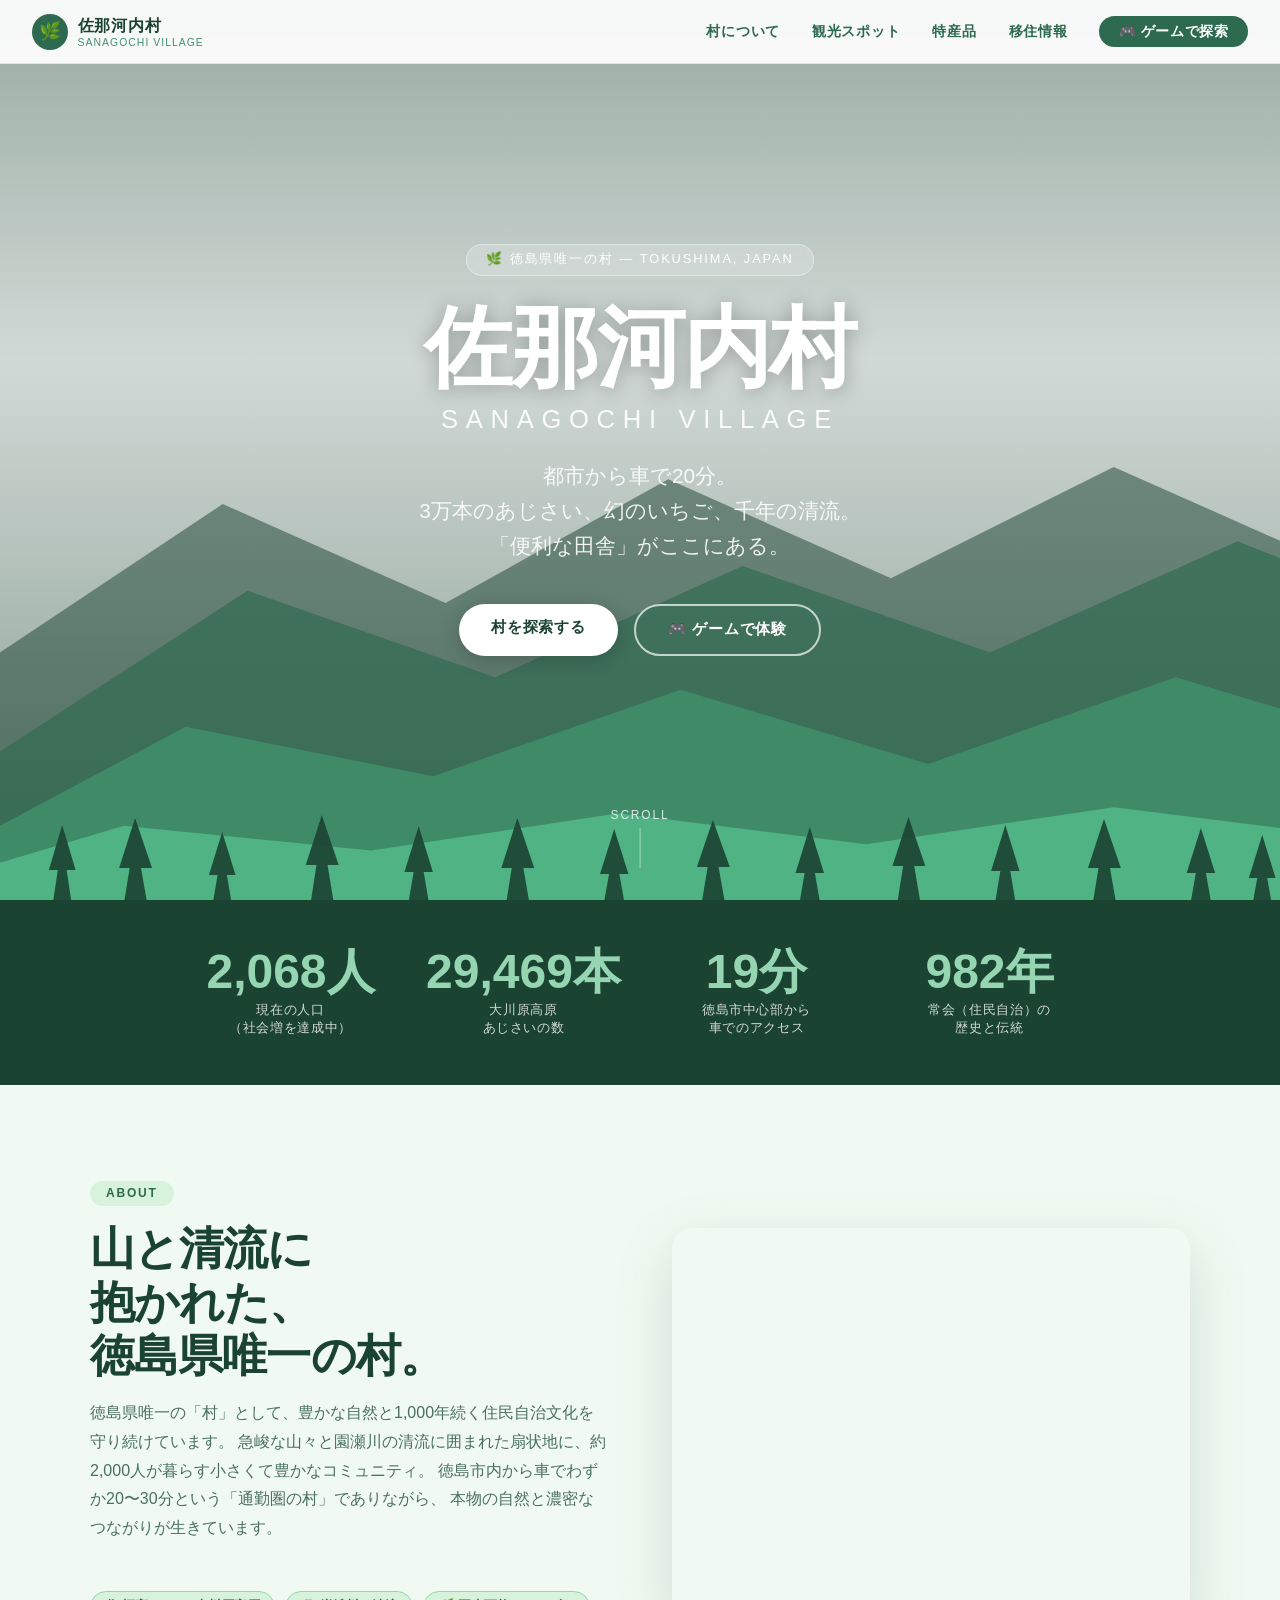
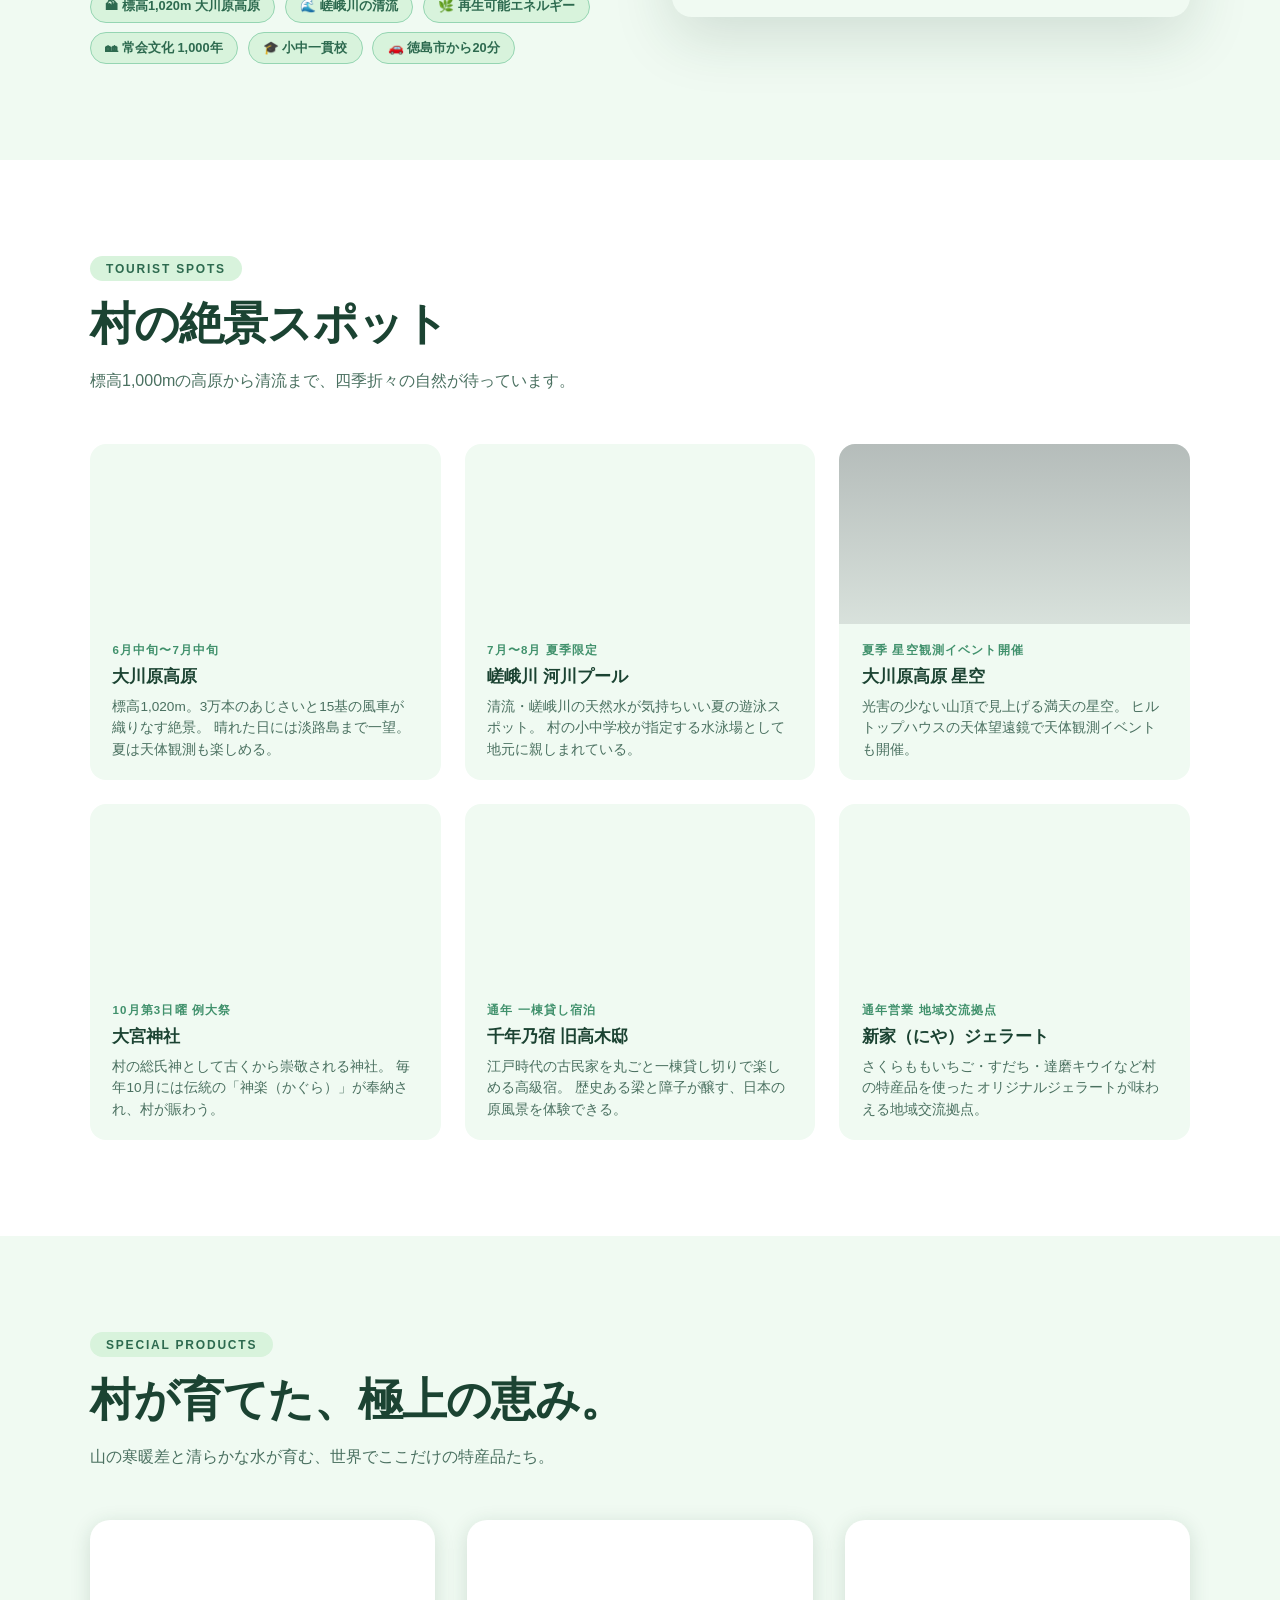
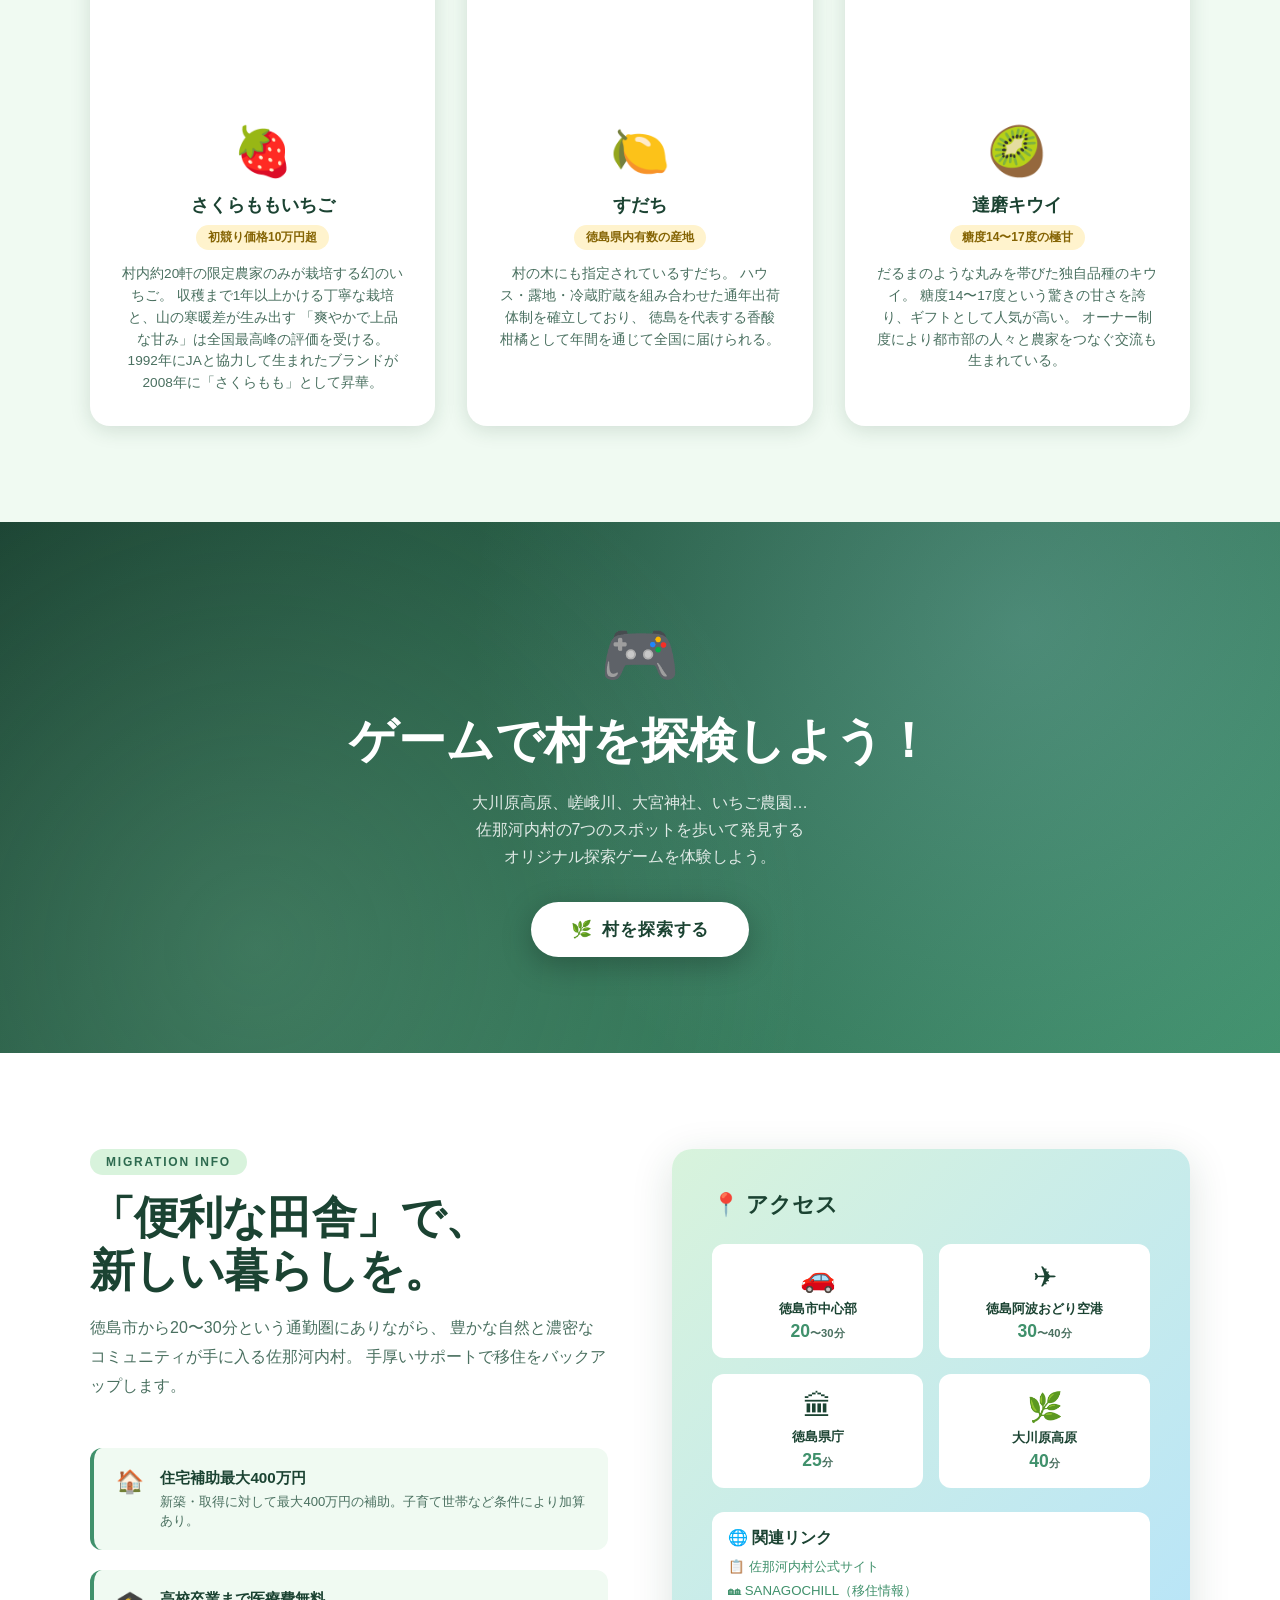
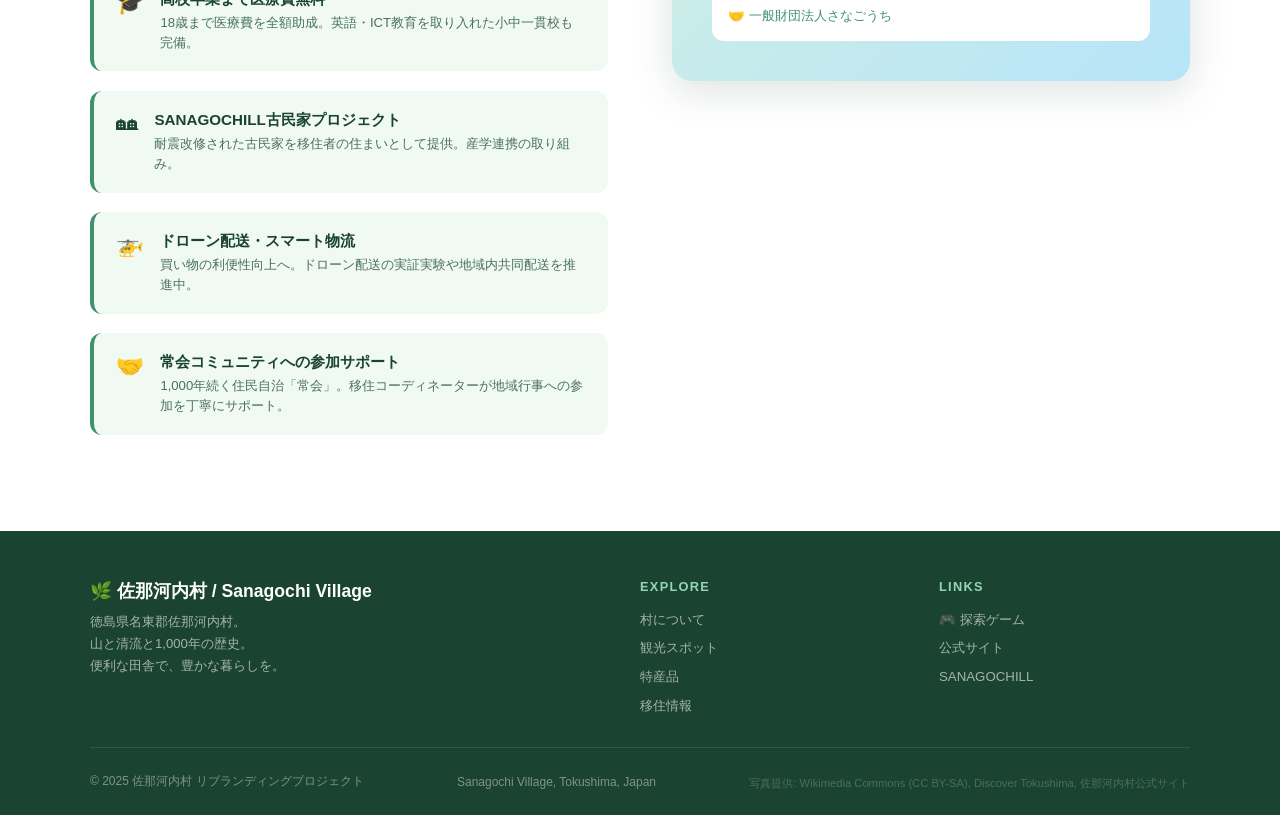
<file: website/index.html>
<!DOCTYPE html>
<html lang="ja">
<head>
  <meta charset="UTF-8">
  <meta name="viewport" content="width=device-width, initial-scale=1.0">
  <title>佐那河内村 | 便利な田舎、最高の自然。</title>
  <meta name="description" content="徳島県唯一の村・佐那河内村。幻のいちご「さくらももいちご」、3万本のあじさい咲く大川原高原、清流の嵯峨川。都市から車20分の豊かな暮らし。">
  <link rel="stylesheet" href="css/style.css">
</head>
<body>

  <!-- ナビゲーション -->
  <nav class="nav" id="nav">
    <a class="nav-logo" href="#">
      <div class="nav-logo-icon">🌿</div>
      <div>
        <div class="nav-logo-text">佐那河内村</div>
        <div class="nav-logo-sub">SANAGOCHI VILLAGE</div>
      </div>
    </a>
    <ul class="nav-links">
      <li><a href="#about">村について</a></li>
      <li><a href="#spots">観光スポット</a></li>
      <li><a href="#products">特産品</a></li>
      <li><a href="#migrate">移住情報</a></li>
      <li><a href="../game/index.html" class="nav-game-btn">🎮 ゲームで探索</a></li>
    </ul>
    <button class="nav-hamburger" aria-label="メニュー">
      <span></span><span></span><span></span>
    </button>
  </nav>

  <!-- ヒーロー -->
  <section class="hero">
    <div class="hero-bg"></div>

    <!-- 雲 -->
    <div class="hero-cloud hero-cloud-1"></div>
    <div class="hero-cloud hero-cloud-2"></div>
    <div class="hero-cloud hero-cloud-3"></div>

    <!-- 山々のシルエット（SVG） -->
    <svg class="hero-mountains" viewBox="0 0 1440 400" preserveAspectRatio="none" xmlns="http://www.w3.org/2000/svg">
      <!-- 遠景の山 -->
      <polygon points="0,400 0,200 180,80 360,160 540,60 720,140 900,50 1080,130 1260,70 1440,150 1440,400" fill="rgba(27,67,50,0.5)"/>
      <!-- 中景の山 -->
      <polygon points="0,400 0,280 200,150 400,220 600,130 800,200 1000,110 1200,190 1440,140 1440,400" fill="rgba(45,106,79,0.65)"/>
      <!-- 前景の山と丘 -->
      <polygon points="0,400 0,340 150,260 350,300 550,230 750,290 950,220 1150,280 1350,240 1440,260 1440,400" fill="rgba(64,145,108,0.85)"/>
      <!-- 一番手前の丘 -->
      <polygon points="0,400 0,370 100,340 300,360 500,330 700,355 900,325 1100,350 1300,330 1440,345 1440,400" fill="rgba(82,183,136,0.9)"/>
    </svg>

    <!-- 木々のシルエット（SVG） -->
    <svg style="position:absolute;bottom:0;left:0;right:0;width:100%;height:120px" viewBox="0 0 1440 120" preserveAspectRatio="none" xmlns="http://www.w3.org/2000/svg">
      <g fill="#1b4332" opacity="0.9">
        <!-- 木 1 -->
        <polygon points="60,120 80,120 70,60"/>
        <polygon points="55,90 85,90 70,45"/>
        <rect x="67" y="100" width="6" height="20"/>
        <!-- 木 2 -->
        <polygon points="140,120 165,120 152,55"/>
        <polygon points="134,88 171,88 152,38"/>
        <rect x="149" y="100" width="7" height="20"/>
        <!-- 木 3 -->
        <polygon points="240,120 260,120 250,68"/>
        <polygon points="235,95 265,95 250,52"/>
        <rect x="247" y="105" width="6" height="15"/>
        <!-- 木 4 -->
        <polygon points="350,120 375,120 362,50"/>
        <polygon points="344,85 381,85 362,35"/>
        <rect x="359" y="100" width="7" height="20"/>
        <!-- 木 5 -->
        <polygon points="460,120 482,120 471,62"/>
        <polygon points="455,92 487,92 471,46"/>
        <rect x="468" y="105" width="6" height="15"/>
        <!-- 木 6 -->
        <polygon points="570,120 595,120 582,53"/>
        <polygon points="564,88 601,88 582,38"/>
        <rect x="579" y="105" width="7" height="15"/>
        <!-- 木 7 -->
        <polygon points="680,120 702,120 691,65"/>
        <polygon points="675,94 707,94 691,49"/>
        <rect x="688" y="107" width="6" height="13"/>
        <!-- 木 8 -->
        <polygon points="790,120 815,120 802,55"/>
        <polygon points="784,87 821,87 802,40"/>
        <rect x="799" y="103" width="7" height="17"/>
        <!-- 木 9 -->
        <polygon points="900,120 922,120 911,63"/>
        <polygon points="895,93 927,93 911,47"/>
        <rect x="908" y="106" width="6" height="14"/>
        <!-- 木 10 -->
        <polygon points="1010,120 1035,120 1022,52"/>
        <polygon points="1004,86 1041,86 1022,37"/>
        <rect x="1019" y="103" width="7" height="17"/>
        <!-- 木 11 -->
        <polygon points="1120,120 1142,120 1131,61"/>
        <polygon points="1115,91 1147,91 1131,45"/>
        <rect x="1128" y="104" width="6" height="16"/>
        <!-- 木 12 -->
        <polygon points="1230,120 1255,120 1242,54"/>
        <polygon points="1224,88 1261,88 1242,39"/>
        <rect x="1239" y="103" width="7" height="17"/>
        <!-- 木 13 -->
        <polygon points="1340,120 1362,120 1351,64"/>
        <polygon points="1335,93 1367,93 1351,48"/>
        <rect x="1348" y="106" width="6" height="14"/>
        <!-- 木 14 -->
        <polygon points="1410,120 1430,120 1420,70"/>
        <polygon points="1405,98 1435,98 1420,55"/>
        <rect x="1417" y="108" width="6" height="12"/>
      </g>
    </svg>

    <div class="hero-content">
      <div class="hero-tag">🌿 徳島県唯一の村 — TOKUSHIMA, JAPAN</div>
      <h1 class="hero-title">佐那河内村</h1>
      <p class="hero-title-en">Sanagochi Village</p>
      <p class="hero-subtitle">
        都市から車で20分。<br>
        3万本のあじさい、幻のいちご、千年の清流。<br>
        「便利な田舎」がここにある。
      </p>
      <div class="hero-buttons">
        <a href="#spots" class="btn-primary">村を探索する</a>
        <a href="../game/index.html" class="btn-outline">🎮 ゲームで体験</a>
      </div>
    </div>

    <div class="hero-scroll">SCROLL</div>
  </section>

  <!-- 数字セクション -->
  <div class="stats">
    <div class="stats-inner">
      <div class="stat-item animate-up">
        <div class="stat-num" data-target="2106" data-suffix="人">2,106人</div>
        <div class="stat-label">現在の人口<br>（社会増を達成中）</div>
      </div>
      <div class="stat-item animate-up">
        <div class="stat-num" data-target="30000" data-suffix="本">30,000本</div>
        <div class="stat-label">大川原高原<br>あじさいの数</div>
      </div>
      <div class="stat-item animate-up">
        <div class="stat-num" data-target="20" data-suffix="分">20分</div>
        <div class="stat-label">徳島市中心部から<br>車でのアクセス</div>
      </div>
      <div class="stat-item animate-up">
        <div class="stat-num" data-target="1000" data-suffix="年">1,000年</div>
        <div class="stat-label">常会（住民自治）の<br>歴史と伝統</div>
      </div>
    </div>
  </div>

  <!-- 村についてセクション -->
  <section class="about" id="about">
    <div class="section-inner">
      <div class="about-grid">
        <div class="animate-up">
          <span class="section-tag">About</span>
          <h2 class="section-title">
            山と清流に<br>抱かれた、<br>徳島県唯一の村。
          </h2>
          <p class="section-desc">
            徳島県唯一の「村」として、豊かな自然と1,000年続く住民自治文化を守り続けています。
            急峻な山々と園瀬川の清流に囲まれた扇状地に、約2,000人が暮らす小さくて豊かなコミュニティ。
            徳島市内から車でわずか20〜30分という「通勤圏の村」でありながら、
            本物の自然と濃密なつながりが生きています。
          </p>
          <div class="about-badges">
            <span class="badge">🏔 標高1,020m 大川原高原</span>
            <span class="badge">🌊 嵯峨川の清流</span>
            <span class="badge">🌿 再生可能エネルギー</span>
            <span class="badge">🏘 常会文化 1,000年</span>
            <span class="badge">🎓 小中一貫校</span>
            <span class="badge">🚗 徳島市から20分</span>
          </div>
        </div>
        <div class="animate-up">
          <div class="about-visual">
            <div class="about-visual-inner">
              <!-- 村の風景をSVGで表現 -->
              <svg viewBox="0 0 400 300" width="100%" height="100%" xmlns="http://www.w3.org/2000/svg">
                <!-- 空 -->
                <rect width="400" height="300" fill="url(#skyGrad)"/>
                <!-- 太陽 -->
                <circle cx="320" cy="60" r="35" fill="#f9c74f" opacity="0.9"/>
                <circle cx="320" cy="60" r="45" fill="#f9c74f" opacity="0.3"/>
                <!-- 雲 -->
                <ellipse cx="100" cy="70" rx="50" ry="20" fill="white" opacity="0.8"/>
                <circle cx="80" cy="58" r="22" fill="white" opacity="0.8"/>
                <circle cx="115" cy="55" r="18" fill="white" opacity="0.8"/>
                <!-- 山 -->
                <polygon points="0,200 80,80 160,200" fill="url(#mountainGrad1)"/>
                <polygon points="100,200 220,60 340,200" fill="url(#mountainGrad2)"/>
                <polygon points="260,200 360,100 400,200" fill="url(#mountainGrad1)"/>
                <!-- 雪 -->
                <polygon points="220,60 207,100 233,100" fill="white" opacity="0.6"/>
                <!-- 川 -->
                <path d="M0,240 Q100,220 200,240 Q300,260 400,245" stroke="#74c0e8" stroke-width="6" fill="none" opacity="0.8"/>
                <path d="M0,248 Q100,228 200,248 Q300,268 400,253" stroke="#a8dadc" stroke-width="3" fill="none" opacity="0.6"/>
                <!-- 田んぼ・畑 -->
                <rect x="20" y="210" width="80" height="50" fill="#52b788" opacity="0.6" rx="4"/>
                <rect x="110" y="215" width="70" height="45" fill="#40916c" opacity="0.5" rx="4"/>
                <rect x="290" y="212" width="75" height="48" fill="#52b788" opacity="0.6" rx="4"/>
                <!-- 木 -->
                <g fill="#1b4332">
                  <polygon points="180,195 190,195 185,165"/><rect x="183" y="188" width="4" height="12"/>
                  <polygon points="200,200 213,200 206,168"/><rect x="204" y="192" width="5" height="14"/>
                  <polygon points="215,196 226,196 220,170"/><rect x="218" y="189" width="4" height="11"/>
                  <polygon points="240,198 252,198 246,170"/><rect x="244" y="191" width="4" height="12"/>
                </g>
                <!-- 家 -->
                <g opacity="0.85">
                  <rect x="50" y="195" width="30" height="20" fill="#a0735a"/>
                  <polygon points="45,195 85,195 67,178" fill="#6b4226"/>
                  <rect x="58" y="200" width="8" height="15" fill="#5a3e2b"/>
                  <rect x="50" y="195" width="6" height="8" fill="#d4a574"/>

                  <rect x="130" y="198" width="28" height="18" fill="#8fbc8f"/>
                  <polygon points="125,198 163,198 144,183" fill="#2d6a4f"/>
                  <rect x="138" y="203" width="7" height="13" fill="#1b4332"/>
                </g>
                <!-- 風車 -->
                <g transform="translate(355, 115)">
                  <line x1="0" y1="-40" x2="0" y2="40" stroke="#ccc" stroke-width="2"/>
                  <line x1="-40" y1="0" x2="40" y2="0" stroke="#ccc" stroke-width="2"/>
                  <circle cx="0" cy="0" r="5" fill="#999"/>
                  <circle cx="0" cy="0" r="3" fill="#666"/>
                </g>
                <line x1="355" y1="155" x2="355" y2="200" stroke="#999" stroke-width="3"/>

                <!-- あじさい -->
                <g opacity="0.8">
                  <circle cx="308" cy="175" r="8" fill="#9370DB"/>
                  <circle cx="320" cy="170" r="7" fill="#8A2BE2"/>
                  <circle cx="332" cy="175" r="8" fill="#9370DB"/>
                  <circle cx="315" cy="165" r="6" fill="#DDA0DD"/>
                </g>

                <defs>
                  <linearGradient id="skyGrad" x1="0%" y1="0%" x2="0%" y2="100%">
                    <stop offset="0%" style="stop-color:#74c0e8;stop-opacity:1"/>
                    <stop offset="100%" style="stop-color:#b7e4f9;stop-opacity:1"/>
                  </linearGradient>
                  <linearGradient id="mountainGrad1" x1="0%" y1="0%" x2="0%" y2="100%">
                    <stop offset="0%" style="stop-color:#40916c;stop-opacity:1"/>
                    <stop offset="100%" style="stop-color:#2d6a4f;stop-opacity:1"/>
                  </linearGradient>
                  <linearGradient id="mountainGrad2" x1="0%" y1="0%" x2="0%" y2="100%">
                    <stop offset="0%" style="stop-color:#52b788;stop-opacity:1"/>
                    <stop offset="100%" style="stop-color:#1b4332;stop-opacity:1"/>
                  </linearGradient>
                </defs>
              </svg>
            </div>
          </div>
        </div>
      </div>
    </div>
  </section>

  <!-- 観光スポットセクション -->
  <section class="spots" id="spots">
    <div class="section-inner">
      <span class="section-tag animate-up">Tourist Spots</span>
      <h2 class="section-title animate-up">村の絶景スポット</h2>
      <p class="section-desc animate-up">
        標高1,000mの高原から清流まで、四季折々の自然が待っています。
      </p>

      <div class="spots-grid">
        <div class="spot-card animate-up">
          <div class="spot-card-img spot-card-img-1">
            <svg viewBox="0 0 200 180" width="200" height="180" xmlns="http://www.w3.org/2000/svg">
              <!-- あじさい群 -->
              <g opacity="0.9">
                <circle cx="50" cy="110" r="18" fill="#9370DB" opacity="0.8"/>
                <circle cx="75" cy="100" r="20" fill="#8A2BE2" opacity="0.9"/>
                <circle cx="100" cy="108" r="17" fill="#DDA0DD" opacity="0.8"/>
                <circle cx="125" cy="100" r="21" fill="#9B59B6" opacity="0.9"/>
                <circle cx="150" cy="108" r="18" fill="#C39BD3" opacity="0.8"/>
                <circle cx="35" cy="125" r="15" fill="#7B68EE" opacity="0.7"/>
                <circle cx="63" cy="118" r="16" fill="#9370DB" opacity="0.8"/>
                <circle cx="90" cy="122" r="18" fill="#8A2BE2" opacity="0.7"/>
                <circle cx="118" cy="118" r="16" fill="#DDA0DD" opacity="0.8"/>
                <circle cx="145" cy="122" r="17" fill="#9B59B6" opacity="0.7"/>
                <circle cx="168" cy="115" r="14" fill="#C39BD3" opacity="0.8"/>
                <!-- 風車 -->
                <line x1="160" y1="20" x2="160" y2="80" stroke="white" stroke-width="3"/>
                <line x1="130" y1="50" x2="190" y2="50" stroke="white" stroke-width="3"/>
                <circle cx="160" cy="50" r="6" fill="white"/>
              </g>
              <!-- 山の稜線 -->
              <polygon points="0,90 60,40 120,70 200,30 200,90" fill="rgba(45,106,79,0.4)"/>
            </svg>
          </div>
          <div class="spot-card-body">
            <div class="spot-card-season">6月中旬〜7月中旬</div>
            <h3 class="spot-card-title">大川原高原</h3>
            <p class="spot-card-desc">
              標高1,020m。3万本のあじさいと15基の風車が織りなす絶景。
              晴れた日には淡路島まで一望。夏は天体観測も楽しめる。
            </p>
          </div>
        </div>

        <div class="spot-card animate-up">
          <div class="spot-card-img spot-card-img-2">
            <svg viewBox="0 0 200 180" width="200" height="180" xmlns="http://www.w3.org/2000/svg">
              <!-- 空 -->
              <rect width="200" height="100" fill="#74c0e8" opacity="0.6"/>
              <!-- 川 -->
              <rect x="0" y="100" width="200" height="80" fill="#52a8d4" opacity="0.5"/>
              <path d="M0,110 Q50,100 100,115 Q150,130 200,115" stroke="#a8dadc" stroke-width="4" fill="none"/>
              <path d="M0,125 Q60,115 110,128 Q160,141 200,128" stroke="rgba(255,255,255,0.6)" stroke-width="3" fill="none"/>
              <!-- 岩 -->
              <ellipse cx="40" cy="135" rx="20" ry="12" fill="#7a9060" opacity="0.8"/>
              <ellipse cx="160" cy="140" rx="18" ry="10" fill="#8a9e70" opacity="0.7"/>
              <ellipse cx="100" cy="142" rx="15" ry="8" fill="#7a9060" opacity="0.6"/>
              <!-- 木々 -->
              <g fill="#2d6a4f">
                <polygon points="20,80 30,80 25,55"/><polygon points="15,68 35,68 25,45"/>
                <polygon points="170,75 182,75 176,50"/><polygon points="165,63 187,63 176,42"/>
              </g>
              <!-- 子供のシルエット -->
              <circle cx="95" cy="118" r="6" fill="#f4c87a"/>
              <rect x="92" y="124" width="6" height="10" fill="#f4c87a" opacity="0.8"/>
            </svg>
          </div>
          <div class="spot-card-body">
            <div class="spot-card-season">7月〜8月 夏季限定</div>
            <h3 class="spot-card-title">嵯峨川 河川プール</h3>
            <p class="spot-card-desc">
              清流・嵯峨川の天然水が気持ちいい夏の遊泳スポット。
              村の小中学校が指定する水泳場として地元に親しまれている。
            </p>
          </div>
        </div>

        <div class="spot-card animate-up">
          <div class="spot-card-img spot-card-img-3">
            <svg viewBox="0 0 200 180" width="200" height="180" xmlns="http://www.w3.org/2000/svg">
              <!-- 夜空 -->
              <rect width="200" height="180" fill="#1a1a3e"/>
              <!-- 星々 -->
              <g fill="white" opacity="0.9">
                <circle cx="20" cy="20" r="1.5"/><circle cx="45" cy="35" r="2"/>
                <circle cx="70" cy="15" r="1.5"/><circle cx="95" cy="28" r="2.5"/>
                <circle cx="120" cy="12" r="1.5"/><circle cx="148" cy="22" r="2"/>
                <circle cx="175" cy="8" r="1.5"/><circle cx="30" cy="55" r="1.5"/>
                <circle cx="60" cy="48" r="2"/><circle cx="85" cy="60" r="1.5"/>
                <circle cx="110" cy="45" r="2"/><circle cx="135" cy="58" r="1.5"/>
                <circle cx="160" cy="42" r="2"/><circle cx="185" cy="55" r="1.5"/>
                <circle cx="15" cy="80" r="1"/><circle cx="40" cy="75" r="1.5"/>
                <circle cx="68" cy="85" r="1"/><circle cx="155" cy="75" r="1.5"/>
                <circle cx="180" cy="82" r="1"/>
              </g>
              <!-- 天の川 -->
              <path d="M0,40 Q100,20 200,50" stroke="rgba(255,255,255,0.15)" stroke-width="20" fill="none"/>
              <!-- 月 -->
              <circle cx="170" cy="35" r="20" fill="#f9e784" opacity="0.9"/>
              <circle cx="163" cy="30" r="17" fill="#1a2850" opacity="0.3"/>
              <!-- 山のシルエット -->
              <polygon points="0,180 0,130 60,80 120,120 180,70 200,90 200,180" fill="#0d1b2a" opacity="0.9"/>
              <!-- 望遠鏡のシルエット -->
              <rect x="90" y="145" width="4" height="30" fill="#444"/>
              <ellipse cx="92" cy="142" rx="10" ry="5" fill="#555" transform="rotate(-30, 92, 142)"/>
            </svg>
          </div>
          <div class="spot-card-body">
            <div class="spot-card-season">夏季 星空観測イベント開催</div>
            <h3 class="spot-card-title">大川原高原 星空</h3>
            <p class="spot-card-desc">
              光害の少ない山頂で見上げる満天の星空。
              ヒルトップハウスの天体望遠鏡で天体観測イベントも開催。
            </p>
          </div>
        </div>

        <div class="spot-card animate-up">
          <div class="spot-card-img spot-card-img-4">
            <svg viewBox="0 0 200 180" width="200" height="180" xmlns="http://www.w3.org/2000/svg">
              <!-- 空 -->
              <rect width="200" height="120" fill="#fce4b3" opacity="0.8"/>
              <!-- 神社の建物 -->
              <rect x="60" y="90" width="80" height="70" fill="#8B4513" opacity="0.9"/>
              <!-- 屋根 -->
              <polygon points="40,90 160,90 100,45" fill="#c0392b" opacity="0.9"/>
              <polygon points="55,90 145,90 100,55" fill="#e74c3c" opacity="0.7"/>
              <!-- 柱 -->
              <rect x="65" y="95" width="8" height="65" fill="#6b3a2a"/>
              <rect x="127" y="95" width="8" height="65" fill="#6b3a2a"/>
              <!-- 扉 -->
              <rect x="85" y="120" width="30" height="40" fill="#5d3a1a"/>
              <circle cx="100" cy="138" r="3" fill="#f9c74f"/>
              <!-- 鳥居 -->
              <rect x="20" y="80" width="6" height="60" fill="#c0392b" opacity="0.8"/>
              <rect x="168" y="80" width="6" height="60" fill="#c0392b" opacity="0.8"/>
              <rect x="15" y="80" width="164" height="8" fill="#c0392b" opacity="0.8"/>
              <rect x="18" y="92" width="158" height="5" fill="#c0392b" opacity="0.6"/>
              <!-- 御神木 -->
              <rect x="10" y="100" width="8" height="80" fill="#5d4037"/>
              <circle cx="14" cy="95" r="20" fill="#2d6a4f" opacity="0.9"/>
              <rect x="175" y="105" width="7" height="75" fill="#5d4037"/>
              <circle cx="178" cy="98" r="17" fill="#2d6a4f" opacity="0.8"/>
            </svg>
          </div>
          <div class="spot-card-body">
            <div class="spot-card-season">10月第3日曜 例大祭</div>
            <h3 class="spot-card-title">大宮神社</h3>
            <p class="spot-card-desc">
              村の総氏神として古くから崇敬される神社。
              毎年10月には伝統の「神楽（かぐら）」が奉納され、村が賑わう。
            </p>
          </div>
        </div>

        <div class="spot-card animate-up">
          <div class="spot-card-img spot-card-img-5">
            <svg viewBox="0 0 200 180" width="200" height="180" xmlns="http://www.w3.org/2000/svg">
              <!-- 空 -->
              <rect width="200" height="100" fill="#f0e6d3" opacity="0.6"/>
              <!-- 古民家 -->
              <rect x="30" y="90" width="140" height="80" fill="#a0735a" opacity="0.9"/>
              <!-- 大きな屋根（茅葺き） -->
              <polygon points="10,90 190,90 100,35" fill="#4a3728" opacity="0.95"/>
              <!-- 縁側 -->
              <rect x="25" y="130" width="150" height="10" fill="#8B6347" opacity="0.7"/>
              <!-- 障子 -->
              <rect x="40" y="100" width="40" height="35" fill="#f8f0e0" opacity="0.9"/>
              <line x1="60" y1="100" x2="60" y2="135" stroke="#ccc" stroke-width="1"/>
              <line x1="40" y1="117" x2="80" y2="117" stroke="#ccc" stroke-width="1"/>
              <rect x="90" y="100" width="40" height="35" fill="#f8f0e0" opacity="0.9"/>
              <line x1="110" y1="100" x2="110" y2="135" stroke="#ccc" stroke-width="1"/>
              <line x1="90" y1="117" x2="130" y2="117" stroke="#ccc" stroke-width="1"/>
              <!-- 玄関 -->
              <rect x="140" y="110" width="25" height="60" fill="#5d3a1a"/>
              <!-- 庭の木 -->
              <rect x="180" y="120" width="6" height="60" fill="#5d4037"/>
              <circle cx="183" cy="112" r="15" fill="#2d6a4f" opacity="0.9"/>
              <rect x="15" y="125" width="5" height="55" fill="#5d4037"/>
              <circle cx="17" cy="118" r="12" fill="#2d6a4f" opacity="0.9"/>
            </svg>
          </div>
          <div class="spot-card-body">
            <div class="spot-card-season">通年 一棟貸し宿泊</div>
            <h3 class="spot-card-title">千年乃宿 旧高木邸</h3>
            <p class="spot-card-desc">
              江戸時代の古民家を丸ごと一棟貸し切りで楽しめる高級宿。
              歴史ある梁と障子が醸す、日本の原風景を体験できる。
            </p>
          </div>
        </div>

        <div class="spot-card animate-up">
          <div class="spot-card-img spot-card-img-6">
            <svg viewBox="0 0 200 180" width="200" height="180" xmlns="http://www.w3.org/2000/svg">
              <!-- 明るい空 -->
              <rect width="200" height="180" fill="#e8f5e9"/>
              <!-- ジェラートショップ外観 -->
              <rect x="40" y="70" width="120" height="90" fill="white" opacity="0.9"/>
              <polygon points="30,70 170,70 100,30" fill="#52b788"/>
              <!-- 看板 -->
              <rect x="55" y="80" width="90" height="20" fill="#d8f3dc" rx="4"/>
              <text x="70" y="94" font-size="8" fill="#2d6a4f" font-weight="bold">新家ジェラート</text>
              <!-- ジェラート -->
              <g transform="translate(100,130)">
                <polygon points="-12,0 12,0 0,35" fill="#f9c74f" opacity="0.9"/>
                <circle cx="0" cy="-8" r="16" fill="#ff9999" opacity="0.9"/>
                <circle cx="0" cy="-8" r="10" fill="#ffb3b3" opacity="0.7"/>
                <!-- すだちの緑 -->
                <circle cx="12" cy="-18" r="12" fill="#52b788" opacity="0.9"/>
                <circle cx="12" cy="-18" r="8" fill="#74c69d" opacity="0.7"/>
              </g>
              <!-- 特産品テーブル -->
              <rect x="45" y="145" width="110" height="8" fill="#a0735a" opacity="0.5"/>
              <!-- イチゴ -->
              <g opacity="0.8" transform="translate(60, 130)">
                <polygon points="0,0 10,0 5,15" fill="#c0392b"/>
                <polygon points="2,0 8,0 5,-8" fill="#52b788" opacity="0.9"/>
              </g>
              <g opacity="0.8" transform="translate(80, 132)">
                <polygon points="0,0 9,0 4.5,14" fill="#e74c3c"/>
                <polygon points="1,0 8,0 4.5,-7" fill="#52b788" opacity="0.9"/>
              </g>
            </svg>
          </div>
          <div class="spot-card-body">
            <div class="spot-card-season">通年営業 地域交流拠点</div>
            <h3 class="spot-card-title">新家（にや）ジェラート</h3>
            <p class="spot-card-desc">
              さくらももいちご・すだち・達磨キウイなど村の特産品を使った
              オリジナルジェラートが味わえる地域交流拠点。
            </p>
          </div>
        </div>
      </div>
    </div>
  </section>

  <!-- 特産品セクション -->
  <section class="products" id="products">
    <div class="section-inner">
      <span class="section-tag animate-up">Special Products</span>
      <h2 class="section-title animate-up">村が育てた、極上の恵み。</h2>
      <p class="section-desc animate-up">
        山の寒暖差と清らかな水が育む、世界でここだけの特産品たち。
      </p>

      <div class="products-grid">
        <div class="product-card animate-up">
          <div class="product-photo" style="background-image: url('https://www.vill.sanagochi.lg.jp/docs/2020031600015/file_contents/sakuramomoichigo_01.jpg');"></div>
          <div class="product-card-body">
            <span class="product-icon">🍓</span>
            <div class="product-name">さくらももいちご</div>
            <div class="product-highlight">初競り価格10万円超</div>
            <p class="product-desc">
              村内約20軒の限定農家のみが栽培する幻のいちご。
              収穫まで1年以上かける丁寧な栽培と、山の寒暖差が生み出す
              「爽やかで上品な甘み」は全国最高峰の評価を受ける。
              1992年にJAと協力して生まれたブランドが2008年に「さくらもも」として昇華。
            </p>
          </div>
        </div>

        <div class="product-card animate-up">
          <div class="product-photo" style="background-image: url('https://upload.wikimedia.org/wikipedia/commons/3/33/%E3%81%99%E3%81%A0%E3%81%A1.jpg');"></div>
          <div class="product-card-body">
            <span class="product-icon">🍋</span>
            <div class="product-name">すだち</div>
            <div class="product-highlight">徳島県内有数の産地</div>
            <p class="product-desc">
              村の木にも指定されているすだち。
              ハウス・露地・冷蔵貯蔵を組み合わせた通年出荷体制を確立しており、
              徳島を代表する香酸柑橘として年間を通じて全国に届けられる。
            </p>
          </div>
        </div>

        <div class="product-card animate-up">
          <div class="product-photo" style="background-image: url('https://upload.wikimedia.org/wikipedia/commons/thumb/a/a2/Kiwifruit_on_vine.JPG/640px-Kiwifruit_on_vine.JPG');"></div>
          <div class="product-card-body">
            <span class="product-icon">🥝</span>
            <div class="product-name">達磨キウイ</div>
            <div class="product-highlight">糖度14〜17度の極甘</div>
            <p class="product-desc">
              だるまのような丸みを帯びた独自品種のキウイ。
              糖度14〜17度という驚きの甘さを誇り、ギフトとして人気が高い。
              オーナー制度により都市部の人々と農家をつなぐ交流も生まれている。
            </p>
          </div>
        </div>
      </div>
    </div>
  </section>

  <!-- ゲームCTA -->
  <section class="game-cta">
    <div class="game-cta-content">
      <span class="game-cta-emoji">🎮</span>
      <h2 class="game-cta-title">ゲームで村を探検しよう！</h2>
      <p class="game-cta-desc">
        大川原高原、嵯峨川、大宮神社、いちご農園…<br>
        佐那河内村の7つのスポットを歩いて発見する<br>
        オリジナル探索ゲームを体験しよう。
      </p>
      <a href="../game/index.html" class="btn-game">
        <span>🌿</span>
        <span>村を探索する</span>
      </a>
    </div>
  </section>

  <!-- 移住情報セクション -->
  <section class="migrate" id="migrate">
    <div class="section-inner">
      <div class="migrate-grid">
        <div>
          <span class="section-tag animate-up">Migration Info</span>
          <h2 class="section-title animate-up">
            「便利な田舎」で、<br>新しい暮らしを。
          </h2>
          <p class="section-desc animate-up">
            徳島市から20〜30分という通勤圏にありながら、
            豊かな自然と濃密なコミュニティが手に入る佐那河内村。
            手厚いサポートで移住をバックアップします。
          </p>

          <ul class="migrate-list">
            <li class="migrate-item animate-up">
              <span class="migrate-item-icon">🏠</span>
              <div class="migrate-item-text">
                <h4>住宅補助最大400万円</h4>
                <p>新築・取得に対して最大400万円の補助。子育て世帯など条件により加算あり。</p>
              </div>
            </li>
            <li class="migrate-item animate-up">
              <span class="migrate-item-icon">🎓</span>
              <div class="migrate-item-text">
                <h4>高校卒業まで医療費無料</h4>
                <p>18歳まで医療費を全額助成。英語・ICT教育を取り入れた小中一貫校も完備。</p>
              </div>
            </li>
            <li class="migrate-item animate-up">
              <span class="migrate-item-icon">🏘</span>
              <div class="migrate-item-text">
                <h4>SANAGOCHILL古民家プロジェクト</h4>
                <p>耐震改修された古民家を移住者の住まいとして提供。産学連携の取り組み。</p>
              </div>
            </li>
            <li class="migrate-item animate-up">
              <span class="migrate-item-icon">🚁</span>
              <div class="migrate-item-text">
                <h4>ドローン配送・スマート物流</h4>
                <p>買い物の利便性向上へ。ドローン配送の実証実験や地域内共同配送を推進中。</p>
              </div>
            </li>
            <li class="migrate-item animate-up">
              <span class="migrate-item-icon">🤝</span>
              <div class="migrate-item-text">
                <h4>常会コミュニティへの参加サポート</h4>
                <p>1,000年続く住民自治「常会」。移住コーディネーターが地域行事への参加を丁寧にサポート。</p>
              </div>
            </li>
          </ul>
        </div>

        <div class="migrate-visual animate-up">
          <div class="migrate-visual-title">📍 アクセス</div>
          <div class="access-grid">
            <div class="access-card">
              <div class="access-card-icon">🚗</div>
              <div class="access-card-title">徳島市中心部</div>
              <div class="access-card-time">20<span class="access-card-unit">〜30分</span></div>
            </div>
            <div class="access-card">
              <div class="access-card-icon">✈</div>
              <div class="access-card-title">徳島阿波おどり空港</div>
              <div class="access-card-time">30<span class="access-card-unit">〜40分</span></div>
            </div>
            <div class="access-card">
              <div class="access-card-icon">🏛</div>
              <div class="access-card-title">徳島県庁</div>
              <div class="access-card-time">25<span class="access-card-unit">分</span></div>
            </div>
            <div class="access-card">
              <div class="access-card-icon">🌿</div>
              <div class="access-card-title">大川原高原</div>
              <div class="access-card-time">40<span class="access-card-unit">分</span></div>
            </div>
          </div>

          <div style="margin-top: 1.5rem; padding: 1rem; background: white; border-radius: 12px;">
            <div style="font-weight:700; color: var(--green-deep); margin-bottom: 0.6rem;">🌐 関連リンク</div>
            <div style="display:flex; flex-direction:column; gap:0.4rem;">
              <a href="https://www.vill.sanagochi.lg.jp/" target="_blank" rel="noopener" style="font-size:0.83rem; color: var(--green-bright); display:flex; align-items:center; gap:0.4rem;">
                📋 佐那河内村公式サイト
              </a>
              <a href="https://sanagochill.jp/" target="_blank" rel="noopener" style="font-size:0.83rem; color: var(--green-bright); display:flex; align-items:center; gap:0.4rem;">
                🏘 SANAGOCHILL（移住情報）
              </a>
              <a href="https://sanagochi.foundation/" target="_blank" rel="noopener" style="font-size:0.83rem; color: var(--green-bright); display:flex; align-items:center; gap:0.4rem;">
                🤝 一般財団法人さなごうち
              </a>
            </div>
          </div>
        </div>
      </div>
    </div>
  </section>

  <!-- フッター -->
  <footer class="footer">
    <div class="footer-inner">
      <div class="footer-top">
        <div>
          <div class="footer-brand-name">🌿 佐那河内村 / Sanagochi Village</div>
          <p class="footer-brand-desc">
            徳島県名東郡佐那河内村。<br>
            山と清流と1,000年の歴史。<br>
            便利な田舎で、豊かな暮らしを。
          </p>
        </div>
        <div>
          <div class="footer-col-title">EXPLORE</div>
          <ul class="footer-col-links">
            <li><a href="#about">村について</a></li>
            <li><a href="#spots">観光スポット</a></li>
            <li><a href="#products">特産品</a></li>
            <li><a href="#migrate">移住情報</a></li>
          </ul>
        </div>
        <div>
          <div class="footer-col-title">LINKS</div>
          <ul class="footer-col-links">
            <li><a href="../game/index.html">🎮 探索ゲーム</a></li>
            <li><a href="https://www.vill.sanagochi.lg.jp/" target="_blank" rel="noopener">公式サイト</a></li>
            <li><a href="https://sanagochill.jp/" target="_blank" rel="noopener">SANAGOCHILL</a></li>
          </ul>
        </div>
      </div>
      <div class="footer-bottom">
        <div>© 2025 佐那河内村 リブランディングプロジェクト</div>
        <div>Sanagochi Village, Tokushima, Japan</div>
        <div style="font-size:0.7rem; opacity:0.5; margin-top:0.3rem;">写真提供: Wikimedia Commons (CC BY-SA), Discover Tokushima, 佐那河内村公式サイト</div>
      </div>
    </div>
  </footer>

  <script src="js/main.js"></script>
</body>
</html>
</file>
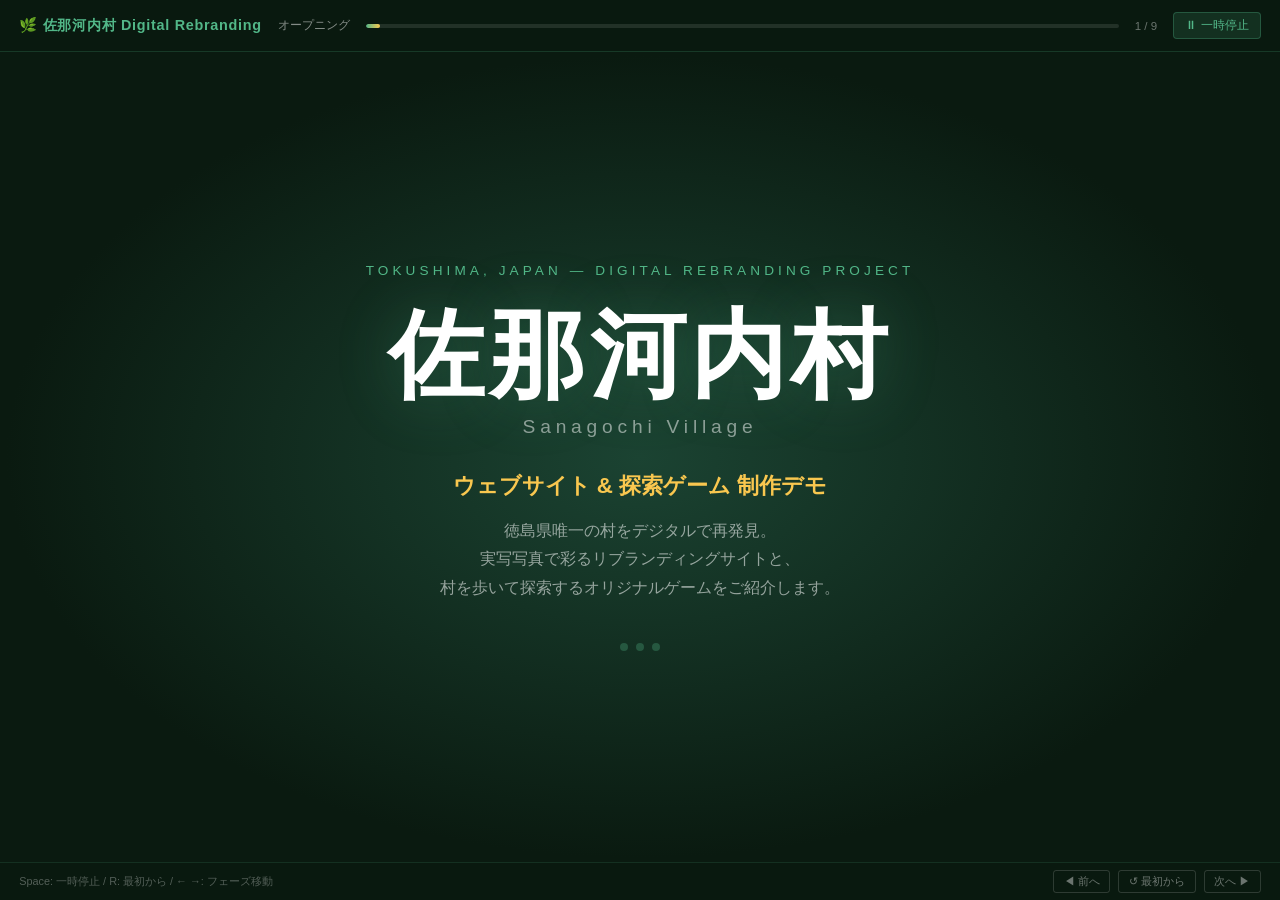
<file: demo.html>
<!DOCTYPE html>
<html lang="ja">
<head>
  <meta charset="UTF-8">
  <meta name="viewport" content="width=device-width, initial-scale=1.0">
  <title>佐那河内村 デジタルリブランディング — プロジェクトデモ</title>
  <style>
    * { margin: 0; padding: 0; box-sizing: border-box; }
    :root {
      --green-deep: #1b4332;
      --green-mid: #2d6a4f;
      --green-bright: #40916c;
      --green-light: #52b788;
      --gold: #f9c74f;
    }
    html, body {
      width: 100%; height: 100%;
      background: #0a1a10;
      font-family: 'Hiragino Kaku Gothic ProN', 'Noto Sans JP', 'Yu Gothic', sans-serif;
      overflow: hidden;
      color: white;
    }

    /* ========= レイアウト ========= */
    #demo-wrap {
      position: fixed; inset: 0;
      display: flex; flex-direction: column;
    }

    /* トップバー */
    #top-bar {
      flex-shrink: 0;
      height: 52px;
      background: rgba(10, 26, 16, 0.95);
      border-bottom: 1px solid rgba(82,183,136,0.2);
      display: flex;
      align-items: center;
      padding: 0 1.2rem;
      gap: 1rem;
      z-index: 200;
    }
    #top-logo {
      font-size: 0.9rem;
      font-weight: 700;
      color: var(--green-light);
      letter-spacing: 0.05em;
      white-space: nowrap;
    }
    #top-phase-label {
      font-size: 0.75rem;
      color: rgba(255,255,255,0.5);
      white-space: nowrap;
    }
    #progress-bar-wrap {
      flex: 1;
      height: 4px;
      background: rgba(255,255,255,0.1);
      border-radius: 2px;
      overflow: hidden;
    }
    #progress-bar {
      height: 100%;
      background: linear-gradient(90deg, var(--green-light), var(--gold));
      border-radius: 2px;
      width: 0%;
      transition: width 0.1s linear;
    }
    #phase-counter {
      font-size: 0.72rem;
      color: rgba(255,255,255,0.4);
      white-space: nowrap;
    }
    #pause-btn {
      background: rgba(82,183,136,0.15);
      border: 1px solid rgba(82,183,136,0.3);
      color: var(--green-light);
      font-size: 0.75rem;
      padding: 0.25rem 0.7rem;
      border-radius: 4px;
      cursor: pointer;
      white-space: nowrap;
    }
    #pause-btn:hover { background: rgba(82,183,136,0.25); }

    /* メインエリア */
    #main-area {
      flex: 1;
      position: relative;
      overflow: hidden;
    }

    /* ===== Iframe ===== */
    .demo-iframe {
      position: absolute;
      inset: 0;
      width: 100%;
      height: 100%;
      border: none;
      opacity: 0;
      transition: opacity 0.6s ease;
      pointer-events: none;
    }
    .demo-iframe.active { opacity: 1; }

    /* ===== タイトル・クロージング画面 ===== */
    .fullscreen-slide {
      position: absolute;
      inset: 0;
      display: flex;
      flex-direction: column;
      align-items: center;
      justify-content: center;
      opacity: 0;
      transition: opacity 0.6s ease;
      text-align: center;
      padding: 2rem;
    }
    .fullscreen-slide.active { opacity: 1; }

    /* オープニング */
    #slide-opening {
      background: radial-gradient(ellipse at center, #1b4332 0%, #0a1a10 70%);
    }
    .opening-tagline {
      font-size: 0.85rem;
      letter-spacing: 0.3em;
      color: var(--green-light);
      margin-bottom: 1.5rem;
      opacity: 0;
      transform: translateY(10px);
      transition: opacity 0.8s ease 0.3s, transform 0.8s ease 0.3s;
    }
    .opening-title {
      font-size: clamp(3rem, 8vw, 6rem);
      font-weight: 900;
      color: #fff;
      line-height: 1.1;
      letter-spacing: 0.05em;
      opacity: 0;
      transform: translateY(20px);
      transition: opacity 0.9s ease 0.6s, transform 0.9s ease 0.6s;
      text-shadow: 0 0 60px rgba(82,183,136,0.3);
    }
    .opening-title-en {
      font-size: clamp(0.9rem, 2vw, 1.2rem);
      color: rgba(255,255,255,0.5);
      letter-spacing: 0.25em;
      margin-top: 0.5rem;
      opacity: 0;
      transition: opacity 0.8s ease 1.0s;
    }
    .opening-subtitle {
      margin-top: 2rem;
      font-size: clamp(1rem, 2.5vw, 1.4rem);
      color: var(--gold);
      font-weight: 600;
      opacity: 0;
      transition: opacity 0.8s ease 1.3s;
    }
    .opening-desc {
      margin-top: 1rem;
      font-size: clamp(0.8rem, 1.8vw, 1rem);
      color: rgba(255,255,255,0.55);
      line-height: 1.8;
      opacity: 0;
      transition: opacity 0.8s ease 1.6s;
    }
    .opening-dots {
      display: flex; gap: 0.5rem; margin-top: 2.5rem;
      opacity: 0;
      transition: opacity 0.8s ease 2.0s;
    }
    .opening-dot {
      width: 8px; height: 8px; border-radius: 50%;
      background: var(--green-light); opacity: 0.3;
      animation: dotPulse 1.5s ease-in-out infinite;
    }
    .opening-dot:nth-child(2) { animation-delay: 0.2s; }
    .opening-dot:nth-child(3) { animation-delay: 0.4s; }
    @keyframes dotPulse {
      0%, 100% { opacity: 0.3; transform: scale(1); }
      50% { opacity: 1; transform: scale(1.3); }
    }

    /* スライドがアクティブになったらアニメーション開火 */
    #slide-opening.active .opening-tagline,
    #slide-opening.active .opening-title,
    #slide-opening.active .opening-title-en,
    #slide-opening.active .opening-subtitle,
    #slide-opening.active .opening-desc,
    #slide-opening.active .opening-dots {
      opacity: 1;
      transform: translateY(0);
    }

    /* クロージング */
    #slide-closing {
      background: radial-gradient(ellipse at center, #2d6a4f 0%, #0a1a10 70%);
    }
    .closing-label {
      font-size: 0.8rem;
      letter-spacing: 0.3em;
      color: var(--green-light);
      margin-bottom: 1rem;
    }
    .closing-title {
      font-size: clamp(2rem, 6vw, 4.5rem);
      font-weight: 900;
      color: white;
      line-height: 1.2;
      text-shadow: 0 0 40px rgba(82,183,136,0.4);
    }
    .closing-features {
      display: flex;
      flex-wrap: wrap;
      gap: 0.8rem;
      justify-content: center;
      margin-top: 2.5rem;
      max-width: 600px;
    }
    .closing-feature {
      background: rgba(82,183,136,0.15);
      border: 1px solid rgba(82,183,136,0.3);
      border-radius: 100px;
      padding: 0.4rem 1rem;
      font-size: 0.85rem;
      color: var(--green-light);
    }
    .closing-url {
      margin-top: 2rem;
      font-size: 0.85rem;
      color: rgba(255,255,255,0.4);
    }
    .closing-bottom-text {
      margin-top: 1rem;
      font-size: clamp(1rem, 2.5vw, 1.3rem);
      color: var(--gold);
      font-weight: 700;
    }

    /* ===== キャプションオーバーレイ ===== */
    #caption-overlay {
      position: absolute;
      bottom: 0; left: 0; right: 0;
      background: linear-gradient(transparent, rgba(5, 15, 8, 0.85) 30%, rgba(5, 15, 8, 0.95));
      padding: 2.5rem 2rem 1.2rem;
      z-index: 100;
      pointer-events: none;
      opacity: 0;
      transition: opacity 0.5s ease;
    }
    #caption-overlay.visible { opacity: 1; }
    #caption-tag {
      font-size: 0.7rem;
      letter-spacing: 0.25em;
      color: var(--green-light);
      margin-bottom: 0.4rem;
      text-transform: uppercase;
    }
    #caption-main {
      font-size: clamp(1.1rem, 3vw, 1.8rem);
      font-weight: 800;
      color: white;
      line-height: 1.3;
      margin-bottom: 0.4rem;
    }
    #caption-sub {
      font-size: clamp(0.75rem, 1.8vw, 0.95rem);
      color: rgba(255,255,255,0.65);
      line-height: 1.6;
    }

    /* ===== ハイライトパルス ===== */
    .spotlight {
      position: absolute;
      border-radius: 50%;
      background: radial-gradient(circle, rgba(249,199,79,0.15) 0%, transparent 70%);
      pointer-events: none;
      animation: spotPulse 2s ease-in-out infinite;
      z-index: 50;
    }
    @keyframes spotPulse {
      0%, 100% { transform: scale(1); opacity: 0.6; }
      50% { transform: scale(1.1); opacity: 1; }
    }

    /* ===== セクションラベル ===== */
    #section-badge {
      position: absolute;
      top: 1rem; right: 1rem;
      background: rgba(27,67,50,0.85);
      border: 1px solid rgba(82,183,136,0.4);
      border-radius: 8px;
      padding: 0.5rem 1rem;
      font-size: 0.8rem;
      color: var(--green-light);
      z-index: 100;
      backdrop-filter: blur(8px);
      opacity: 0;
      transform: translateX(10px);
      transition: opacity 0.4s ease, transform 0.4s ease;
    }
    #section-badge.visible {
      opacity: 1;
      transform: translateX(0);
    }

    /* ===== ゲームアノテーション ===== */
    .game-annotation {
      position: absolute;
      background: rgba(249,199,79,0.9);
      color: #1b4332;
      font-size: 0.75rem;
      font-weight: 700;
      padding: 0.35rem 0.8rem;
      border-radius: 100px;
      white-space: nowrap;
      pointer-events: none;
      z-index: 150;
      opacity: 0;
      transform: scale(0.8);
      transition: opacity 0.4s ease, transform 0.4s ease;
      box-shadow: 0 4px 20px rgba(0,0,0,0.3);
    }
    .game-annotation.visible {
      opacity: 1;
      transform: scale(1);
    }
    .game-annotation::before {
      content: '';
      position: absolute;
      bottom: -6px; left: 50%;
      transform: translateX(-50%);
      border: 6px solid transparent;
      border-top-color: rgba(249,199,79,0.9);
      border-bottom: none;
    }

    /* ===== ボトムバー ===== */
    #bottom-bar {
      flex-shrink: 0;
      height: 38px;
      background: rgba(10, 26, 16, 0.95);
      border-top: 1px solid rgba(82,183,136,0.15);
      display: flex;
      align-items: center;
      justify-content: space-between;
      padding: 0 1.2rem;
      z-index: 200;
    }
    #bottom-hint {
      font-size: 0.68rem;
      color: rgba(255,255,255,0.3);
    }
    #bottom-controls {
      display: flex; gap: 0.5rem;
    }
    .ctrl-btn {
      background: none;
      border: 1px solid rgba(255,255,255,0.15);
      color: rgba(255,255,255,0.4);
      font-size: 0.68rem;
      padding: 0.2rem 0.6rem;
      border-radius: 3px;
      cursor: pointer;
    }
    .ctrl-btn:hover { border-color: var(--green-light); color: var(--green-light); }

    /* ===== フェードトランジション ===== */
    #transition-overlay {
      position: absolute;
      inset: 0;
      background: #0a1a10;
      z-index: 300;
      opacity: 0;
      pointer-events: none;
      transition: opacity 0.4s ease;
    }
    #transition-overlay.fading { opacity: 1; pointer-events: all; }
  </style>
</head>
<body>
<div id="demo-wrap">

  <!-- トップバー -->
  <div id="top-bar">
    <div id="top-logo">🌿 佐那河内村 Digital Rebranding</div>
    <div id="top-phase-label"></div>
    <div id="progress-bar-wrap"><div id="progress-bar"></div></div>
    <div id="phase-counter"></div>
    <button id="pause-btn">⏸ 一時停止</button>
  </div>

  <!-- メインエリア -->
  <div id="main-area">

    <!-- フェードオーバーレイ -->
    <div id="transition-overlay"></div>

    <!-- ① オープニング -->
    <div class="fullscreen-slide" id="slide-opening">
      <div class="opening-tagline">TOKUSHIMA, JAPAN — DIGITAL REBRANDING PROJECT</div>
      <div class="opening-title">佐那河内村</div>
      <div class="opening-title-en">Sanagochi Village</div>
      <div class="opening-subtitle">ウェブサイト &amp; 探索ゲーム 制作デモ</div>
      <div class="opening-desc">
        徳島県唯一の村をデジタルで再発見。<br>
        実写写真で彩るリブランディングサイトと、<br>
        村を歩いて探索するオリジナルゲームをご紹介します。
      </div>
      <div class="opening-dots">
        <div class="opening-dot"></div>
        <div class="opening-dot"></div>
        <div class="opening-dot"></div>
      </div>
    </div>

    <!-- ② ウェブサイト iframe -->
    <iframe id="website-iframe" class="demo-iframe" src="./website/index.html" title="佐那河内村ウェブサイト"></iframe>

    <!-- ③ ゲーム iframe -->
    <iframe id="game-iframe" class="demo-iframe" src="./game/index.html" title="佐那河内村探索ゲーム"></iframe>

    <!-- ④ クロージング -->
    <div class="fullscreen-slide" id="slide-closing">
      <div class="closing-label">PROJECT COMPLETE</div>
      <div class="closing-title">さあ、佐那河内村へ。</div>
      <div class="closing-features">
        <span class="closing-feature">✅ 実写写真ヒーロー</span>
        <span class="closing-feature">✅ 6スポット紹介</span>
        <span class="closing-feature">✅ 特産品カード</span>
        <span class="closing-feature">✅ 移住情報</span>
        <span class="closing-feature">🎮 探索ゲーム</span>
        <span class="closing-feature">📱 レスポンシブ対応</span>
      </div>
      <div class="closing-bottom-text">便利な田舎で、豊かな暮らしを。</div>
      <div class="closing-url">website/index.html &nbsp;|&nbsp; game/index.html</div>
    </div>

    <!-- キャプションオーバーレイ -->
    <div id="caption-overlay">
      <div id="caption-tag"></div>
      <div id="caption-main"></div>
      <div id="caption-sub"></div>
    </div>

    <!-- セクションバッジ -->
    <div id="section-badge"></div>

  </div>

  <!-- ボトムバー -->
  <div id="bottom-bar">
    <div id="bottom-hint">Space: 一時停止 / R: 最初から / ← →: フェーズ移動</div>
    <div id="bottom-controls">
      <button class="ctrl-btn" onclick="prevPhase()">◀ 前へ</button>
      <button class="ctrl-btn" onclick="restart()">↺ 最初から</button>
      <button class="ctrl-btn" onclick="nextPhase()">次へ ▶</button>
    </div>
  </div>

</div>

<script>
// =============================
//  フェーズ定義
// =============================
const PHASES = [
  {
    id: 'opening',
    duration: 5500,
    type: 'slide',
    slideId: 'slide-opening',
    label: 'オープニング',
    caption: null,
  },
  {
    id: 'website-hero',
    duration: 6000,
    type: 'website',
    scrollY: 0,
    label: 'ウェブサイト — トップ',
    badge: '🌐 ウェブサイト',
    caption: {
      tag: 'Website — Hero',
      main: '大川原高原の実写写真でインパクトのあるトップページ',
      sub: '徳島県唯一の村・佐那河内村を鮮明な実写写真とコピーで印象づける',
    },
  },
  {
    id: 'website-about',
    duration: 5500,
    type: 'website',
    scrollY: 620,
    label: 'ウェブサイト — 村について',
    badge: '🏔 村について',
    caption: {
      tag: 'Website — About',
      main: '数字で伝える佐那河内村の魅力',
      sub: '人口・あじさい3万本・徳島市から20分・1,000年の常会文化をデータで訴求',
    },
  },
  {
    id: 'website-spots',
    duration: 6500,
    type: 'website',
    scrollY: 1500,
    label: 'ウェブサイト — 観光スポット',
    badge: '📍 観光スポット',
    caption: {
      tag: 'Website — Tourist Spots',
      main: '6つのスポットを実際の写真で紹介',
      sub: '大川原高原のあじさい・嵯峨川・星空観測・大宮神社・古民家宿・ジェラート',
    },
  },
  {
    id: 'website-products',
    duration: 5500,
    type: 'website',
    scrollY: 2700,
    label: 'ウェブサイト — 特産品',
    badge: '🍓 特産品',
    caption: {
      tag: 'Website — Special Products',
      main: '初競り10万円超のブランドいちご「さくらももいちご」',
      sub: 'さくらももいちご・すだち・達磨キウイを写真付きカードで紹介',
    },
  },
  {
    id: 'website-migrate',
    duration: 5000,
    type: 'website',
    scrollY: 3800,
    label: 'ウェブサイト — 移住情報',
    badge: '🏠 移住情報',
    caption: {
      tag: 'Website — Migration',
      main: '住宅補助最大400万円・高校まで医療費無料',
      sub: '手厚いサポートと1,000年続くコミュニティで「便利な田舎暮らし」を実現',
    },
  },
  {
    id: 'game-title',
    duration: 5000,
    type: 'game',
    autoStart: false,
    label: 'ゲーム — タイトル画面',
    badge: '🎮 探索ゲーム',
    caption: {
      tag: 'Sanagochi Explorer Game',
      main: '村の7スポットを歩いて発見するオリジナルゲーム',
      sub: 'キーボード矢印キーまたはスワイプで移動。スポットに近づくと情報が出現',
    },
  },
  {
    id: 'game-play',
    duration: 10000,
    type: 'game',
    autoStart: true,
    label: 'ゲーム — プレイ',
    badge: '🕹 ゲームプレイ',
    caption: {
      tag: 'Explore the Village',
      main: '大川原高原・嵯峨川・いちご農園… 7スポットを探索',
      sub: 'スポット発見時は詳細パネルが表示。村の魅力をゲームで体験できる',
    },
  },
  {
    id: 'closing',
    duration: 7000,
    type: 'slide',
    slideId: 'slide-closing',
    label: 'クロージング',
    caption: null,
  },
];

// =============================
//  状態
// =============================
let currentPhase = 0;
let paused = false;
let phaseTimer = null;
let phaseStartTime = null;
let elapsed = 0;
let rafId = null;
let gameStarted = false;
let keySimTimer = null;

const totalDuration = PHASES.reduce((s, p) => s + p.duration, 0);

// =============================
//  DOM refs
// =============================
const websiteIframe = document.getElementById('website-iframe');
const gameIframe    = document.getElementById('game-iframe');
const progressBar   = document.getElementById('progress-bar');
const topPhaseLabel = document.getElementById('top-phase-label');
const phaseCounter  = document.getElementById('phase-counter');
const pauseBtn      = document.getElementById('pause-btn');
const captionOverlay = document.getElementById('caption-overlay');
const captionTag    = document.getElementById('caption-tag');
const captionMain   = document.getElementById('caption-main');
const captionSub    = document.getElementById('caption-sub');
const sectionBadge  = document.getElementById('section-badge');
const transOverlay  = document.getElementById('transition-overlay');

// =============================
//  フェーズ実行
// =============================
function runPhase(index) {
  if (index >= PHASES.length) { index = PHASES.length - 1; }
  if (index < 0) { index = 0; }
  currentPhase = index;
  const phase = PHASES[index];

  // UI 更新
  topPhaseLabel.textContent = phase.label;
  phaseCounter.textContent = `${index + 1} / ${PHASES.length}`;

  // 全スライド・iframe を非表示
  document.querySelectorAll('.fullscreen-slide, .demo-iframe').forEach(el => {
    el.classList.remove('active');
  });

  // キャプション
  if (phase.caption) {
    captionTag.textContent  = phase.caption.tag;
    captionMain.textContent = phase.caption.main;
    captionSub.textContent  = phase.caption.sub;
    captionOverlay.classList.add('visible');
  } else {
    captionOverlay.classList.remove('visible');
  }

  // バッジ
  if (phase.badge) {
    sectionBadge.textContent = phase.badge;
    sectionBadge.classList.add('visible');
  } else {
    sectionBadge.classList.remove('visible');
  }

  // タイプ別処理
  if (phase.type === 'slide') {
    document.getElementById(phase.slideId).classList.add('active');

  } else if (phase.type === 'website') {
    websiteIframe.classList.add('active');
    // スクロール（iframe ロード済み前提）
    setTimeout(() => {
      try {
        websiteIframe.contentWindow.scrollTo({ top: phase.scrollY, behavior: 'smooth' });
      } catch(e) {}
    }, 400);

  } else if (phase.type === 'game') {
    gameIframe.classList.add('active');
    if (phase.autoStart && !gameStarted) {
      gameStarted = true;
      setTimeout(() => {
        try {
          const btn = gameIframe.contentDocument.getElementById('start-btn');
          if (btn) btn.click();
          startKeySimulation();
        } catch(e) {}
      }, 1200);
    } else if (phase.autoStart && gameStarted) {
      startKeySimulation();
    }
  }

  // タイマー開始
  clearTimeout(phaseTimer);
  clearRaf();
  phaseStartTime = performance.now();
  elapsed = 0;
  startProgressRaf(index);

  if (!paused) {
    scheduleNext(phase.duration);
  }
}

function scheduleNext(remaining) {
  clearTimeout(phaseTimer);
  phaseTimer = setTimeout(() => {
    if (!paused) transitionTo(currentPhase + 1);
  }, remaining);
}

function transitionTo(index) {
  if (index >= PHASES.length) return;
  clearTimeout(phaseTimer);
  clearRaf();
  stopKeySimulation();

  // フェードアウト→フェードイン
  transOverlay.classList.add('fading');
  setTimeout(() => {
    runPhase(index);
    transOverlay.classList.remove('fading');
  }, 420);
}

// =============================
//  進捗バー (RAF)
// =============================
let overallElapsed = 0;

function startProgressRaf(phaseIndex) {
  overallElapsed = PHASES.slice(0, phaseIndex).reduce((s, p) => s + p.duration, 0);
  const phaseDur = PHASES[phaseIndex].duration;
  const phaseStart = performance.now();

  function tick() {
    if (paused) { rafId = requestAnimationFrame(tick); return; }
    const now = performance.now();
    const phaseElapsed = Math.min(now - phaseStart, phaseDur);
    const total = overallElapsed + phaseElapsed;
    progressBar.style.width = Math.min((total / totalDuration) * 100, 100) + '%';
    rafId = requestAnimationFrame(tick);
  }
  rafId = requestAnimationFrame(tick);
}

function clearRaf() {
  if (rafId) { cancelAnimationFrame(rafId); rafId = null; }
}

// =============================
//  キーシミュレーション（ゲーム）
// =============================
const moveSequence = [
  { key: 'ArrowRight', duration: 1200 },
  { key: 'ArrowDown',  duration: 900 },
  { key: 'ArrowRight', duration: 1500 },
  { key: 'ArrowUp',    duration: 1000 },
  { key: 'ArrowLeft',  duration: 800 },
  { key: 'ArrowDown',  duration: 1200 },
  { key: 'ArrowRight', duration: 1000 },
  { key: 'ArrowUp',    duration: 1400 },
  { key: 'ArrowLeft',  duration: 1100 },
  { key: 'ArrowRight', duration: 900 },
];

let keySimIndex = 0;
let keyHoldTimer = null;
let keyRepeatTimer = null;

function startKeySimulation() {
  stopKeySimulation();
  keySimIndex = 0;
  runNextKey();
}

function runNextKey() {
  if (keySimIndex >= moveSequence.length) keySimIndex = 0;
  const step = moveSequence[keySimIndex];
  pressKey(step.key);
  keyHoldTimer = setTimeout(() => {
    releaseKey(step.key);
    keySimIndex++;
    keyRepeatTimer = setTimeout(runNextKey, 200);
  }, step.duration);
}

function pressKey(key) {
  try {
    const ev = new KeyboardEvent('keydown', { key, code: key, bubbles: true, cancelable: true });
    gameIframe.contentWindow.dispatchEvent(ev);
    // state.keys を直接セット（fallback）
    if (gameIframe.contentWindow.state) {
      gameIframe.contentWindow.state.keys[key] = true;
    }
  } catch(e) {}
}

function releaseKey(key) {
  try {
    const ev = new KeyboardEvent('keyup', { key, code: key, bubbles: true, cancelable: true });
    gameIframe.contentWindow.dispatchEvent(ev);
    if (gameIframe.contentWindow.state) {
      gameIframe.contentWindow.state.keys[key] = false;
    }
  } catch(e) {}
}

function stopKeySimulation() {
  clearTimeout(keyHoldTimer);
  clearTimeout(keyRepeatTimer);
  // 全キーを離す
  ['ArrowLeft','ArrowRight','ArrowUp','ArrowDown'].forEach(releaseKey);
}

// =============================
//  コントロール
// =============================
function togglePause() {
  paused = !paused;
  pauseBtn.textContent = paused ? '▶ 再開' : '⏸ 一時停止';
  if (!paused) {
    const remaining = PHASES[currentPhase].duration - elapsed;
    scheduleNext(Math.max(remaining, 500));
  } else {
    clearTimeout(phaseTimer);
    stopKeySimulation();
  }
}

function nextPhase() {
  transitionTo(currentPhase + 1);
}

function prevPhase() {
  transitionTo(Math.max(currentPhase - 1, 0));
}

function restart() {
  gameStarted = false;
  stopKeySimulation();
  transitionTo(0);
}

// =============================
//  キーボードショートカット
// =============================
document.addEventListener('keydown', e => {
  if (e.key === ' ') { e.preventDefault(); togglePause(); }
  if (e.key === 'ArrowRight' && e.shiftKey) nextPhase();
  if (e.key === 'ArrowLeft'  && e.shiftKey) prevPhase();
  if (e.key === 'r' || e.key === 'R') restart();
});

pauseBtn.addEventListener('click', togglePause);

// =============================
//  iframe ロード待機
// =============================
websiteIframe.addEventListener('load', () => {
  // ナビゲーションバーなどのリンクをデモ用に無効化
  try {
    const links = websiteIframe.contentDocument.querySelectorAll('a[href]');
    links.forEach(a => {
      if (!a.href.includes('#')) a.removeAttribute('href');
    });
  } catch(e) {}
});

// =============================
//  スタート
// =============================
// 少し待ってからスタート（iframeロード時間確保）
setTimeout(() => {
  runPhase(0);
}, 300);
</script>
</body>
</html>
</file>
<file: website/css/style.css>
/* ===================================
   佐那河内村 リブランディングサイト
   自然・グリーン系デザイン
   =================================== */

:root {
  --green-deep:   #1b4332;
  --green-mid:    #2d6a4f;
  --green-bright: #40916c;
  --green-light:  #52b788;
  --green-soft:   #95d5b2;
  --green-pale:   #d8f3dc;
  --green-ghost:  #f0faf2;
  --earth:        #6b4226;
  --earth-light:  #a0735a;
  --sky:          #b7e4f9;
  --sky-deep:     #74c0e8;
  --sun:          #f9c74f;
  --cream:        #fefae0;
  --white:        #ffffff;
  --text-dark:    #1b4332;
  --text-mid:     #2d6a4f;
  --text-light:   #52b788;
  --shadow:       rgba(27, 67, 50, 0.15);
}

/* リセット */
*, *::before, *::after { box-sizing: border-box; margin: 0; padding: 0; }
html { scroll-behavior: smooth; font-size: 16px; }
body {
  font-family: 'Hiragino Kaku Gothic ProN', 'Noto Sans JP', 'Yu Gothic', sans-serif;
  color: var(--text-dark);
  background: var(--white);
  overflow-x: hidden;
}
img { max-width: 100%; display: block; }
a { color: inherit; text-decoration: none; }

/* ===================================
   ナビゲーション
   =================================== */
.nav {
  position: fixed;
  top: 0; left: 0; right: 0;
  z-index: 1000;
  padding: 0 2rem;
  height: 64px;
  display: flex;
  align-items: center;
  justify-content: space-between;
  background: rgba(255,255,255,0.92);
  backdrop-filter: blur(8px);
  border-bottom: 1px solid rgba(82, 183, 136, 0.2);
  transition: box-shadow 0.3s;
}
.nav.scrolled { box-shadow: 0 2px 20px var(--shadow); }

.nav-logo {
  display: flex;
  align-items: center;
  gap: 0.6rem;
}
.nav-logo-icon {
  width: 36px; height: 36px;
  background: var(--green-mid);
  border-radius: 50%;
  display: flex; align-items: center; justify-content: center;
  font-size: 1.1rem;
}
.nav-logo-text {
  font-size: 1rem;
  font-weight: 700;
  color: var(--green-deep);
  letter-spacing: 0.05em;
}
.nav-logo-sub {
  font-size: 0.65rem;
  color: var(--green-bright);
  letter-spacing: 0.1em;
}

.nav-links {
  display: flex;
  gap: 2rem;
  list-style: none;
}
.nav-links a {
  font-size: 0.9rem;
  font-weight: 600;
  color: var(--text-mid);
  letter-spacing: 0.05em;
  transition: color 0.2s;
  position: relative;
}
.nav-links a::after {
  content: '';
  position: absolute;
  bottom: -4px; left: 0; right: 100%;
  height: 2px;
  background: var(--green-bright);
  transition: right 0.3s;
}
.nav-links a:hover { color: var(--green-bright); }
.nav-links a:hover::after { right: 0; }

.nav-game-btn {
  background: var(--green-mid);
  color: white !important;
  padding: 0.5rem 1.2rem;
  border-radius: 100px;
  font-size: 0.85rem !important;
  font-weight: 700 !important;
  transition: background 0.2s, transform 0.2s !important;
}
.nav-game-btn:hover { background: var(--green-deep) !important; transform: translateY(-1px); }

.nav-hamburger {
  display: none;
  flex-direction: column;
  gap: 5px;
  cursor: pointer;
  padding: 4px;
}
.nav-hamburger span {
  display: block;
  width: 24px; height: 2px;
  background: var(--green-mid);
  border-radius: 2px;
  transition: all 0.3s;
}

/* ===================================
   ヒーローセクション
   =================================== */
.hero {
  position: relative;
  height: 100vh;
  min-height: 600px;
  display: flex;
  align-items: center;
  justify-content: center;
  overflow: hidden;
}

.hero-bg {
  position: absolute;
  inset: 0;
  background:
    linear-gradient(180deg,
      rgba(27,67,50,0.45) 0%,
      rgba(27,67,50,0.2) 40%,
      rgba(27,67,50,0.55) 100%),
    url('https://upload.wikimedia.org/wikipedia/commons/8/8d/%E5%A4%A7%E5%B7%9D%E5%8E%9F%E9%AB%98%E5%8E%9F_-_panoramio.jpg') center / cover no-repeat;
}

/* 山のシルエット（SVG） */
.hero-mountains {
  position: absolute;
  bottom: 0; left: 0; right: 0;
  height: 55%;
}

/* 雲 */
.hero-cloud {
  position: absolute;
  background: rgba(255,255,255,0.7);
  border-radius: 50px;
  animation: float-cloud linear infinite;
}
.hero-cloud::before, .hero-cloud::after {
  content: '';
  position: absolute;
  background: rgba(255,255,255,0.7);
  border-radius: 50%;
}
.hero-cloud-1 { width: 120px; height: 35px; top: 20%; left: -150px; animation-duration: 40s; animation-delay: 0s; }
.hero-cloud-1::before { width: 60px; height: 60px; top: -25px; left: 15px; }
.hero-cloud-1::after  { width: 40px; height: 40px; top: -18px; left: 55px; }
.hero-cloud-2 { width: 90px; height: 28px; top: 30%; left: -120px; animation-duration: 55s; animation-delay: -20s; opacity: 0.8; }
.hero-cloud-2::before { width: 45px; height: 45px; top: -18px; left: 12px; }
.hero-cloud-2::after  { width: 30px; height: 30px; top: -13px; left: 42px; }
.hero-cloud-3 { width: 150px; height: 40px; top: 15%; left: -180px; animation-duration: 65s; animation-delay: -35s; opacity: 0.6; }
.hero-cloud-3::before { width: 70px; height: 70px; top: -30px; left: 20px; }
.hero-cloud-3::after  { width: 50px; height: 50px; top: -22px; left: 70px; }

@keyframes float-cloud {
  from { transform: translateX(0); }
  to   { transform: translateX(calc(100vw + 200px)); }
}

/* 木々のシルエット */
.hero-trees {
  position: absolute;
  bottom: 0; left: 0; right: 0;
  height: 30%;
  display: flex;
  align-items: flex-end;
}

.hero-content {
  position: relative;
  z-index: 10;
  text-align: center;
  color: white;
  padding: 0 1.5rem;
  animation: fade-up 1s ease both;
}
.hero-tag {
  display: inline-block;
  background: rgba(255,255,255,0.2);
  backdrop-filter: blur(4px);
  border: 1px solid rgba(255,255,255,0.4);
  color: white;
  font-size: 0.8rem;
  letter-spacing: 0.15em;
  padding: 0.4rem 1.2rem;
  border-radius: 100px;
  margin-bottom: 1.5rem;
}
.hero-title {
  font-size: clamp(2.8rem, 8vw, 5.5rem);
  font-weight: 900;
  line-height: 1.1;
  letter-spacing: -0.02em;
  text-shadow: 0 2px 20px rgba(0,0,0,0.3);
  margin-bottom: 0.5rem;
}
.hero-title-en {
  font-size: clamp(1rem, 3vw, 1.6rem);
  font-weight: 300;
  letter-spacing: 0.3em;
  opacity: 0.9;
  margin-bottom: 1.5rem;
  text-transform: uppercase;
}
.hero-subtitle {
  font-size: clamp(1rem, 2.5vw, 1.3rem);
  font-weight: 400;
  opacity: 0.9;
  line-height: 1.7;
  max-width: 500px;
  margin: 0 auto 2.5rem;
}
.hero-buttons {
  display: flex;
  gap: 1rem;
  justify-content: center;
  flex-wrap: wrap;
}
.btn-primary {
  background: white;
  color: var(--green-deep);
  padding: 0.85rem 2rem;
  border-radius: 100px;
  font-weight: 700;
  font-size: 0.95rem;
  letter-spacing: 0.05em;
  transition: transform 0.2s, box-shadow 0.2s;
  box-shadow: 0 4px 20px rgba(0,0,0,0.2);
}
.btn-primary:hover { transform: translateY(-3px); box-shadow: 0 8px 30px rgba(0,0,0,0.3); }
.btn-outline {
  background: transparent;
  color: white;
  border: 2px solid rgba(255,255,255,0.7);
  padding: 0.85rem 2rem;
  border-radius: 100px;
  font-weight: 600;
  font-size: 0.95rem;
  letter-spacing: 0.05em;
  transition: background 0.2s, transform 0.2s;
}
.btn-outline:hover { background: rgba(255,255,255,0.15); transform: translateY(-3px); }

.hero-scroll {
  position: absolute;
  bottom: 2rem;
  left: 50%;
  transform: translateX(-50%);
  color: white;
  font-size: 0.75rem;
  letter-spacing: 0.15em;
  opacity: 0.8;
  animation: bounce 2s ease infinite;
  display: flex;
  flex-direction: column;
  align-items: center;
  gap: 0.4rem;
}
.hero-scroll::after {
  content: '';
  width: 1px;
  height: 40px;
  background: rgba(255,255,255,0.6);
  animation: line-grow 2s ease infinite;
}
@keyframes bounce {
  0%, 100% { transform: translateX(-50%) translateY(0); }
  50% { transform: translateX(-50%) translateY(-8px); }
}
@keyframes line-grow {
  0% { opacity: 0; height: 0; }
  50% { opacity: 1; height: 40px; }
  100% { opacity: 0; height: 40px; }
}

/* ===================================
   数字セクション（インパクト指標）
   =================================== */
.stats {
  background: var(--green-deep);
  padding: 3rem 2rem;
}
.stats-inner {
  max-width: 900px;
  margin: 0 auto;
  display: grid;
  grid-template-columns: repeat(4, 1fr);
  gap: 2rem;
  text-align: center;
}
.stat-item { color: white; }
.stat-num {
  font-size: clamp(2rem, 5vw, 3rem);
  font-weight: 900;
  color: var(--green-soft);
  line-height: 1;
  margin-bottom: 0.3rem;
}
.stat-unit { font-size: 1rem; }
.stat-label { font-size: 0.8rem; opacity: 0.8; letter-spacing: 0.05em; line-height: 1.4; }

/* ===================================
   セクション共通
   =================================== */
section { padding: 6rem 2rem; }
.section-inner { max-width: 1100px; margin: 0 auto; }
.section-tag {
  display: inline-block;
  background: var(--green-pale);
  color: var(--green-mid);
  font-size: 0.75rem;
  font-weight: 700;
  letter-spacing: 0.15em;
  padding: 0.35rem 1rem;
  border-radius: 100px;
  margin-bottom: 1rem;
  text-transform: uppercase;
}
.section-title {
  font-size: clamp(1.8rem, 4vw, 2.8rem);
  font-weight: 900;
  color: var(--green-deep);
  line-height: 1.2;
  margin-bottom: 1rem;
  letter-spacing: -0.02em;
}
.section-desc {
  font-size: 1rem;
  line-height: 1.8;
  color: #4a7060;
  max-width: 600px;
  margin-bottom: 3rem;
}
@keyframes fade-up {
  from { opacity: 0; transform: translateY(30px); }
  to   { opacity: 1; transform: translateY(0); }
}
.animate-up {
  opacity: 0;
  transform: translateY(40px);
  transition: opacity 0.7s ease, transform 0.7s ease;
}
.animate-up.visible {
  opacity: 1;
  transform: translateY(0);
}

/* ===================================
   村について
   =================================== */
.about { background: var(--green-ghost); }
.about-grid {
  display: grid;
  grid-template-columns: 1fr 1fr;
  gap: 4rem;
  align-items: center;
}
.about-visual {
  position: relative;
  border-radius: 20px;
  overflow: hidden;
  background-image: url('https://upload.wikimedia.org/wikipedia/commons/9/99/Saga-kyou.jpeg') !important;
  background-size: cover !important;
  background-position: center !important;
  aspect-ratio: 4/3;
  background: linear-gradient(135deg, #40916c, #52b788, #95d5b2, #b7e4f9);
  box-shadow: 0 20px 60px var(--shadow);
}
.about-visual-inner {
  position: absolute;
  inset: 0;
  display: flex;
  align-items: center;
  justify-content: center;
  font-size: 5rem;
}
/* about写真使用時にSVGイラストを非表示 */
.about-visual-inner svg { display: none; }
.about-badges {
  display: flex;
  flex-wrap: wrap;
  gap: 0.6rem;
  margin-top: 1.5rem;
}
.badge {
  background: var(--green-pale);
  color: var(--green-mid);
  padding: 0.4rem 0.9rem;
  border-radius: 100px;
  font-size: 0.8rem;
  font-weight: 600;
  border: 1px solid var(--green-soft);
}

/* ===================================
   観光スポット
   =================================== */
.spots { background: white; }
.spots-grid {
  display: grid;
  grid-template-columns: repeat(3, 1fr);
  gap: 1.5rem;
}
.spot-card {
  border-radius: 16px;
  overflow: hidden;
  background: var(--green-ghost);
  transition: transform 0.3s, box-shadow 0.3s;
  cursor: default;
}
.spot-card:hover {
  transform: translateY(-8px);
  box-shadow: 0 20px 50px var(--shadow);
}
.spot-card-img {
  height: 180px;
  display: flex;
  align-items: center;
  justify-content: center;
  font-size: 3.5rem;
  position: relative;
  overflow: hidden;
}
.spot-card-img-1 {
  background: url('https://discovertokushima.net/en/wp-content/uploads/sites/2/2022/09/a0b72f31506d6e8938f217cb073b0df7-960x620.jpg') center / cover no-repeat;
}
.spot-card-img-2 {
  background: url('https://yousakana.jp/wp-content/uploads/2017/07/saga-river01-1024x683.jpg') center / cover no-repeat;
}
.spot-card-img-3 {
  background:
    linear-gradient(180deg, rgba(5,5,20,0.25) 0%, rgba(5,5,20,0.1) 100%),
    url('https://cdn-ak.f.st-hatena.com/images/fotolife/S/Starryheavens/20240705/20240705141819.jpg') center / cover no-repeat;
}
.spot-card-img-4 {
  background: url('https://www.vill.sanagochi.lg.jp/docs/2012120400125/file_contents/ohmiyazinja01.jpg') center / cover no-repeat;
}
.spot-card-img-5 {
  background: url('https://upload.wikimedia.org/wikipedia/commons/e/e8/Hakogike_house01.jpg') center / cover no-repeat;
}
.spot-card-img-6 {
  background: url('https://upload.wikimedia.org/wikipedia/commons/4/47/CafeMia.jpg') center / cover no-repeat;
}
/* 写真表示時はSVGイラストを非表示 */
.spot-card-img svg { display: none; }
.spot-card-body { padding: 1.2rem 1.4rem; }
.spot-card-season {
  font-size: 0.72rem;
  color: var(--green-bright);
  font-weight: 700;
  letter-spacing: 0.1em;
  margin-bottom: 0.4rem;
}
.spot-card-title {
  font-size: 1.05rem;
  font-weight: 800;
  color: var(--green-deep);
  margin-bottom: 0.5rem;
}
.spot-card-desc { font-size: 0.85rem; color: #4a7060; line-height: 1.6; }

/* ===================================
   特産品
   =================================== */
.products { background: var(--green-ghost); }
.products-grid {
  display: grid;
  grid-template-columns: repeat(3, 1fr);
  gap: 2rem;
}
.product-card {
  background: white;
  border-radius: 20px;
  overflow: hidden;
  padding: 0;
  text-align: center;
  box-shadow: 0 4px 20px var(--shadow);
  transition: transform 0.3s, box-shadow 0.3s;
}
.product-card:hover { transform: translateY(-6px); box-shadow: 0 16px 50px var(--shadow); }
.product-card-body { padding: 1.5rem 2rem 2rem; }
.product-photo {
  width: 100%;
  height: 180px;
  background-size: cover;
  background-position: center;
  position: relative;
}
.product-photo::after {
  content: '';
  position: absolute;
  bottom: 0; left: 0; right: 0;
  height: 60px;
  background: linear-gradient(transparent, white);
}
.product-icon {
  font-size: 3rem;
  margin-bottom: 0.8rem;
  display: block;
}
.product-name {
  font-size: 1.15rem;
  font-weight: 800;
  color: var(--green-deep);
  margin-bottom: 0.5rem;
}
.product-highlight {
  display: inline-block;
  background: #fff3cd;
  color: #856404;
  font-size: 0.75rem;
  font-weight: 700;
  padding: 0.25rem 0.75rem;
  border-radius: 100px;
  margin-bottom: 0.8rem;
}
.product-desc { font-size: 0.85rem; color: #4a7060; line-height: 1.6; }

/* ===================================
   ゲームCTA
   =================================== */
.game-cta {
  background: linear-gradient(135deg, var(--green-deep) 0%, var(--green-mid) 50%, var(--green-bright) 100%);
  position: relative;
  overflow: hidden;
  text-align: center;
  padding: 6rem 2rem;
}
.game-cta::before {
  content: '';
  position: absolute;
  inset: 0;
  background-image:
    radial-gradient(circle at 20% 80%, rgba(149,213,178,0.2) 0%, transparent 50%),
    radial-gradient(circle at 80% 20%, rgba(183,228,249,0.2) 0%, transparent 50%);
}
.game-cta-content { position: relative; z-index: 1; }
.game-cta-emoji { font-size: 4rem; margin-bottom: 1rem; display: block; }
.game-cta-title {
  font-size: clamp(1.8rem, 4vw, 3rem);
  font-weight: 900;
  color: white;
  margin-bottom: 1rem;
}
.game-cta-desc {
  font-size: 1rem;
  color: rgba(255,255,255,0.85);
  line-height: 1.7;
  max-width: 500px;
  margin: 0 auto 2rem;
}
.btn-game {
  display: inline-flex;
  align-items: center;
  gap: 0.6rem;
  background: white;
  color: var(--green-deep);
  padding: 1rem 2.5rem;
  border-radius: 100px;
  font-size: 1.05rem;
  font-weight: 800;
  letter-spacing: 0.05em;
  box-shadow: 0 8px 30px rgba(0,0,0,0.25);
  transition: transform 0.2s, box-shadow 0.2s;
  text-decoration: none;
}
.btn-game:hover { transform: translateY(-4px) scale(1.02); box-shadow: 0 16px 50px rgba(0,0,0,0.35); }

/* ===================================
   移住情報
   =================================== */
.migrate { background: white; }
.migrate-grid {
  display: grid;
  grid-template-columns: 1fr 1fr;
  gap: 4rem;
  align-items: start;
}
.migrate-list { list-style: none; display: flex; flex-direction: column; gap: 1.2rem; margin-top: 1.5rem; }
.migrate-item {
  display: flex;
  gap: 1rem;
  align-items: flex-start;
  padding: 1.2rem 1.4rem;
  background: var(--green-ghost);
  border-radius: 12px;
  border-left: 4px solid var(--green-bright);
  transition: transform 0.2s;
}
.migrate-item:hover { transform: translateX(6px); }
.migrate-item-icon { font-size: 1.4rem; flex-shrink: 0; }
.migrate-item-text h4 { font-size: 0.95rem; font-weight: 700; color: var(--green-deep); margin-bottom: 0.2rem; }
.migrate-item-text p { font-size: 0.82rem; color: #4a7060; line-height: 1.5; }
.migrate-visual {
  border-radius: 20px;
  overflow: hidden;
  background: linear-gradient(135deg, var(--green-pale), var(--sky));
  padding: 2.5rem;
  box-shadow: 0 10px 40px var(--shadow);
}
.migrate-visual-title {
  font-size: 1.4rem;
  font-weight: 900;
  color: var(--green-deep);
  margin-bottom: 1.5rem;
}
.access-grid {
  display: grid;
  grid-template-columns: 1fr 1fr;
  gap: 1rem;
}
.access-card {
  background: white;
  border-radius: 12px;
  padding: 1rem;
  text-align: center;
}
.access-card-icon { font-size: 1.8rem; margin-bottom: 0.4rem; }
.access-card-title { font-size: 0.8rem; font-weight: 700; color: var(--green-deep); margin-bottom: 0.2rem; }
.access-card-time { font-size: 1.1rem; font-weight: 900; color: var(--green-bright); }
.access-card-unit { font-size: 0.7rem; color: #4a7060; }

/* ===================================
   フッター
   =================================== */
.footer {
  background: var(--green-deep);
  color: rgba(255,255,255,0.85);
  padding: 3rem 2rem 1.5rem;
}
.footer-inner {
  max-width: 1100px;
  margin: 0 auto;
}
.footer-top {
  display: grid;
  grid-template-columns: 2fr 1fr 1fr;
  gap: 3rem;
  padding-bottom: 2rem;
  border-bottom: 1px solid rgba(255,255,255,0.1);
  margin-bottom: 1.5rem;
}
.footer-brand-name { font-size: 1.1rem; font-weight: 800; color: white; margin-bottom: 0.5rem; }
.footer-brand-desc { font-size: 0.82rem; line-height: 1.7; opacity: 0.7; }
.footer-col-title { font-size: 0.8rem; font-weight: 700; color: var(--green-soft); letter-spacing: 0.1em; margin-bottom: 1rem; }
.footer-col-links { list-style: none; display: flex; flex-direction: column; gap: 0.6rem; }
.footer-col-links a { font-size: 0.83rem; opacity: 0.7; transition: opacity 0.2s; }
.footer-col-links a:hover { opacity: 1; }
.footer-bottom {
  display: flex;
  justify-content: space-between;
  align-items: center;
  font-size: 0.75rem;
  opacity: 0.5;
}

/* ===================================
   レスポンシブ
   =================================== */
@media (max-width: 900px) {
  .stats-inner { grid-template-columns: repeat(2, 1fr); }
  .about-grid { grid-template-columns: 1fr; }
  .spots-grid { grid-template-columns: repeat(2, 1fr); }
  .products-grid { grid-template-columns: repeat(2, 1fr); }
  .migrate-grid { grid-template-columns: 1fr; }
  .footer-top { grid-template-columns: 1fr 1fr; }
}
@media (max-width: 640px) {
  .nav-links { display: none; }
  .nav-hamburger { display: flex; }
  .stats-inner { grid-template-columns: repeat(2, 1fr); gap: 1.5rem; }
  .spots-grid { grid-template-columns: 1fr; }
  .products-grid { grid-template-columns: 1fr; }
  .footer-top { grid-template-columns: 1fr; gap: 2rem; }
  .footer-bottom { flex-direction: column; gap: 0.5rem; text-align: center; }
}
</file>
